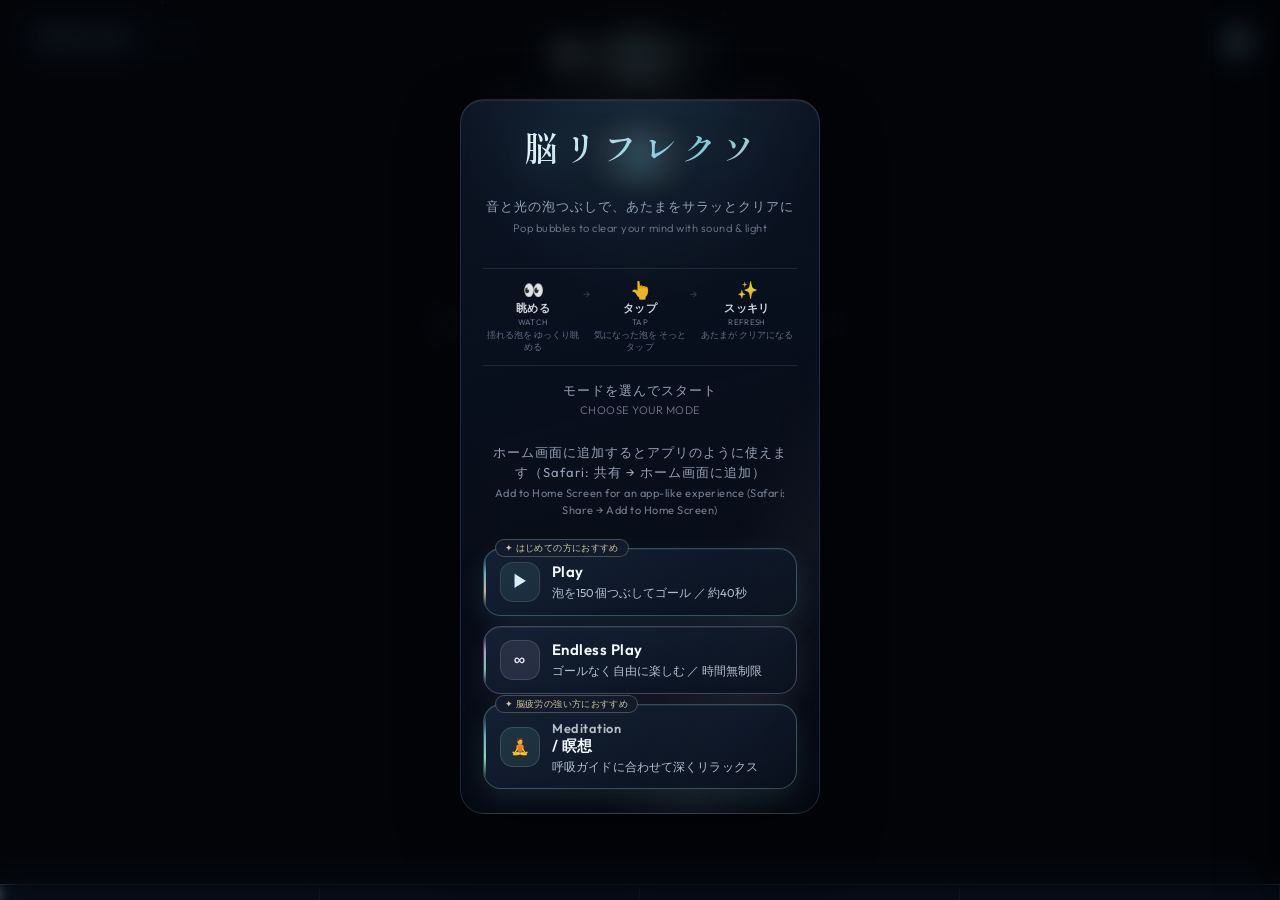
<file: index.html>
<!DOCTYPE html>
<html lang="ja">
<head>
    <meta charset="UTF-8">
    <meta name="viewport" content="width=device-width, initial-scale=1.0, maximum-scale=1.0, user-scalable=no">
    <title>脳リフレクソ - 音と光の泡つぶし / Brain Reflexo - Sound & Light Bubble Pop</title>
    <meta name="description" content="フワーと包み込む音と、ピチョンと弾ける泡。考えすぎのあたまをサラッとクリアにする脳疲労リセット空間。 / A relaxing space to clear your mind with soothing sounds and popping bubbles.">
    <meta name="theme-color" content="#0b1528">
    <meta name="apple-mobile-web-app-capable" content="yes">
    <meta name="apple-mobile-web-app-status-bar-style" content="black-translucent">
    <meta name="apple-mobile-web-app-title" content="脳リフレクソ">
    <link rel="manifest" href="manifest.webmanifest">
    <link rel="apple-touch-icon" href="icons/apple-touch-icon.png">
    <link rel="icon" type="image/png" sizes="192x192" href="icons/icon-192.png">
    <link rel="preconnect" href="https://fonts.googleapis.com">
    <link rel="preconnect" href="https://fonts.gstatic.com" crossorigin>
    <link href="https://fonts.googleapis.com/css2?family=Outfit:wght@200;300;400;600;800&family=Shippori+Mincho:wght@400;500;600;700&family=Plus+Jakarta+Sans:wght@400;600;700&display=swap" rel="stylesheet">
    <link rel="stylesheet" href="style.css?v=7.1">
</head>
<body class="theme-starry">
    <!-- 背景全体を覆うマインドシャワー＆泡Canvas -->
    <canvas id="shower-canvas"></canvas>

    <!-- UIオーバーレイ -->
    <div class="app-container">
        <!-- ヘッダー -->
        <header class="app-header">
            <h1 class="logo">
                <span class="logo-glow" aria-hidden="true"></span>
                <span class="ja-text brand-title logo-brand">脳リフレクソ</span>
                <span class="logo-en">Brain Reflexo</span>
            </h1>
            <p class="subtitle"><span class="ja-text">ピチョンと弾ける音と光で、あたまをサラッとクリアに</span><br class="lang-divider"><span class="en-text">Clear your mind with soothing popping sounds and light</span></p>
        </header>
        <!-- ガイドテキスト（初回のみ表示） -->
        <p class="guide-text" id="guide-text"><span class="ja-text">揺れる球をながめながらゆっくりとタップしてみてください</span><br class="lang-divider"><span class="en-text">Gently tap while watching the swaying spheres</span></p>
    </div>

    <!-- いつでもゲームを終了できるボタン -->
    <div class="game-actions">
        <button id="btn-quit-active" class="btn-quit">終了する / Quit</button>
        <span id="play-mode-badge" class="play-mode-badge"></span>
    </div>

    <!-- 設定ボタン (歯車) -->
    <button id="btn-settings" class="btn-settings" aria-label="設定 / Settings">⚙️</button>

    <!-- 設定パネル (スライドイン) -->
    <div id="settings-panel" class="settings-panel">
        <div class="settings-content">
            <button id="btn-settings-close" class="btn-settings-close" aria-label="閉じる / Close">&times;</button>
            <h3><span class="ja-text">設定</span><span class="lang-divider"> / </span><span class="en-text">Settings</span></h3>
            
            <div class="setting-item toggle-item night-mode-item" style="border-top: none; padding-top: 0; margin-top: 0;">
                <span class="setting-label"><span class="ja-text">ナイトモード</span><span class="lang-divider"> / </span><span class="en-text">Night Mode</span></span>
                <label class="switch">
                    <input type="checkbox" id="chk-night-mode">
                    <span class="switch-slider"></span>
                </label>
            </div>

            <div class="setting-item lang-mode-item">
                <div class="setting-label"><span class="ja-text">言語表示</span><span class="lang-divider"> / </span><span class="en-text">Language</span></div>
                <div class="options-grid lang-options-grid" id="lang-options">
                    <button class="btn-option active" data-lang="bilingual" id="lang-btn-bilingual">Bilingual<span class="ja-text en-sub">二ヶ国語</span></button>
                    <button class="btn-option" data-lang="ja" id="lang-btn-ja"><span class="ja-text">日本語</span><span class="en-sub">Japanese</span></button>
                    <button class="btn-option" data-lang="en" id="lang-btn-en"><span class="en-text">English</span><span class="ja-text en-sub">英語</span></button>
                </div>
            </div>

            <div class="setting-item pop-effect-item">
                <div class="setting-label"><span class="ja-text">ポップエフェクト</span><span class="lang-divider"> / </span><span class="en-text">Pop Effect</span></div>
                <div class="options-grid" id="pop-effect-options">
                    <button class="btn-option active" data-effect="praise"><span class="ja-text">快感コメント</span><span class="en-sub">Praise</span></button>
                    <button class="btn-option" data-effect="reset"><span class="ja-text">やわらかコメント</span><span class="en-sub">Reset Word</span></button>
                    <button class="btn-option" data-effect="pattern"><span class="ja-text">光の紋様</span><span class="en-sub">Pattern</span></button>
                    <button class="btn-option" data-effect="none"><span class="ja-text">非表示</span><span class="en-sub">None</span></button>
                </div>
            </div>

            <div class="setting-item toggle-item breath-guide-item">
                <span class="setting-label"><span class="ja-text">呼吸ガイド</span><span class="lang-divider"> / </span><span class="en-text">Breath Guide</span></span>
                <label class="switch">
                    <input type="checkbox" id="chk-breath">
                    <span class="switch-slider"></span>
                </label>
            </div>

            <div class="setting-item" id="breath-pattern-container">
                <div class="setting-label"><span class="ja-text">呼吸パターン</span><span class="lang-divider"> / </span><span class="en-text">Breath Pattern</span></div>
                <div class="options-grid" id="breath-pattern-options">
                    <button class="btn-option active" data-pattern="coherent"><span class="ja-text">コヒーレント</span><span class="en-sub">Coherent</span></button>
                    <button class="btn-option" data-pattern="478"><span class="ja-text">4-7-8呼吸</span><span class="en-sub">4-7-8</span></button>
                    <button class="btn-option" data-pattern="box"><span class="ja-text">ボックス</span><span class="en-sub">Box</span></button>
                </div>
                <div id="breath-pattern-desc" style="font-size: 10px; color: #94a3b8; line-height: 1.4; margin-top: 6px; padding: 8px; background: rgba(255,255,255,0.02); border-radius: 8px;">
                    <!-- JavaScriptで切り替わる説明 -->
                </div>
            </div>

            <div class="setting-item">
                <div class="setting-label"><span class="ja-text">テーマ選択</span><span class="lang-divider"> / </span><span class="en-text">Visual Theme</span></div>
                <div class="options-grid" id="theme-options">
                    <button class="btn-option active" data-theme="starry"><span class="ja-text">星空空間</span><span class="en-sub">Starry</span></button>
                    <button class="btn-option" data-theme="ocean"><span class="ja-text">深海空間</span><span class="en-sub">Ocean</span></button>
                    <button class="btn-option" data-theme="aurora"><span class="ja-text">極光空間</span><span class="en-sub">Aurora</span></button>
                    <button class="btn-option" data-theme="sakura"><span class="ja-text">桜風空間</span><span class="en-sub">Sakura</span></button>
                </div>
            </div>
            
            <div class="setting-item">
                <div class="setting-label"><span class="ja-text">環境音 音量</span><span class="lang-divider"> / </span><span class="en-text">Ambient Vol</span></div>
                <div class="slider-container">
                    <input type="range" id="slider-vol-bgm" min="0" max="1" step="0.05" value="0.35">
                    <span id="label-vol-bgm">35%</span>
                </div>
            </div>

            <div class="setting-item">
                <div class="setting-label"><span class="ja-text">効果音 (SE) 音量</span><span class="lang-divider"> / </span><span class="en-text">SE Vol</span></div>
                <div class="slider-container">
                    <input type="range" id="slider-vol-se" min="0" max="1" step="0.05" value="0.50">
                    <span id="label-vol-se">50%</span>
                </div>
            </div>

            <!-- 音が鳴らない場合の案内リンク -->
            <button id="btn-sound-guide-open" style="background: none; border: none; color: #81c3d7; font-size: 10px; text-decoration: underline; cursor: pointer; text-align: left; align-self: flex-start; margin-top: -16px; margin-bottom: 8px;">
                <span class="ja-text">🔊 音が鳴らないときは</span><span class="lang-divider"> / </span><span class="en-text">🔊 If there is no sound</span>
            </button>

            <div class="setting-item toggle-item">
                <span class="setting-label"><span class="ja-text">ジャイロ視差効果</span><span class="lang-divider"> / </span><span class="en-text">Parallax</span></span>
                <label class="switch">
                    <input type="checkbox" id="chk-gyro" checked>
                    <span class="switch-slider"></span>
                </label>
            </div>

            <div class="setting-item toggle-item">
                <span class="setting-label"><span class="ja-text">振動フィードバック</span><span class="lang-divider"> / </span><span class="en-text">Haptics</span></span>
                <label class="switch">
                    <input type="checkbox" id="chk-haptic" checked>
                    <span class="switch-slider"></span>
                </label>
            </div>
        </div>
    </div>

    <!-- 呼吸ガイド (Zen Breath Guide) -->
    <div id="breath-guide" class="breath-guide">
        <div class="breath-ring"></div>
        <div class="breath-ring-inner"></div>
        <div class="breath-text" id="breath-text">ゆっくり呼吸を合わせましょう<br><span class="en-sub">Gently match your breath</span></div>
    </div>

    <!-- コンボ表示 -->
    <div class="combo-display" id="combo-display"></div>

    <!-- リフレッシュゲージ（画面下部のバー） -->
    <div class="refresh-gauge" id="refresh-gauge">
        <div class="refresh-gauge-fill" id="refresh-gauge-fill"></div>
        <span class="refresh-gauge-label" id="refresh-gauge-label"></span>
    </div>

    <!-- スタート選択画面 -->
    <div id="start-overlay" class="overlay active">
        <div class="overlay-content start-overlay-content">

            <!-- タイトル -->
            <h2 class="start-title">
                <span class="start-title-glow" aria-hidden="true"></span>
                <span class="ja-text brand-title start-brand">脳リフレクソ</span>
                <span class="en-text start-title-en">Brain Reflexo</span>
            </h2>
            <p class="start-subtitle"><span class="ja-text">音と光の泡つぶしで、あたまをサラッとクリアに</span><br class="lang-divider"><span class="en-text">Pop bubbles to clear your mind with sound &amp; light</span></p>

            <!-- はじめての方向け 3ステップガイド -->
            <div class="how-to-guide">
                <div class="how-to-step">
                    <div class="how-to-icon">👀</div>
                    <div class="how-to-label"><span class="ja-text">眺める</span><span class="en-sub">Watch</span></div>
                    <div class="how-to-desc">揺れる泡を<br>ゆっくり眺める</div>
                </div>
                <div class="how-to-arrow">→</div>
                <div class="how-to-step">
                    <div class="how-to-icon">👆</div>
                    <div class="how-to-label"><span class="ja-text">タップ</span><span class="en-sub">Tap</span></div>
                    <div class="how-to-desc">気になった泡を<br>そっとタップ</div>
                </div>
                <div class="how-to-arrow">→</div>
                <div class="how-to-step">
                    <div class="how-to-icon">✨</div>
                    <div class="how-to-label"><span class="ja-text">スッキリ</span><span class="en-sub">Refresh</span></div>
                    <div class="how-to-desc">あたまが<br>クリアになる</div>
                </div>
            </div>

            <!-- モード選択ラベル -->
            <p class="mode-select-label"><span class="ja-text">モードを選んでスタート</span><br class="lang-divider"><span class="en-text">Choose your mode</span></p>
            <p class="pwa-install-hint" id="pwa-install-hint">
                <span class="ja-text">ホーム画面に追加するとアプリのように使えます（Safari: 共有 → ホーム画面に追加）</span>
                <br class="lang-divider">
                <span class="en-text">Add to Home Screen for an app-like experience (Safari: Share → Add to Home Screen)</span>
            </p>

            <!-- Play ボタン（初めての方おすすめ） -->
            <div class="mode-card" id="mode-card-normal">
                <span class="mode-badge">✦ はじめての方におすすめ</span>
                <button id="btn-play-normal" class="btn-primary btn-mode">
                    <span class="btn-mode-icon">▶</span>
                    <span class="btn-mode-body">
                        <span class="btn-mode-title">Play</span>
                        <span class="btn-mode-detail">泡を150個つぶしてゴール ／ 約40秒</span>
                    </span>
                </button>
            </div>

            <!-- Endless Play ボタン -->
            <div class="mode-card" id="mode-card-infinite">
                <button id="btn-play-infinite" class="btn-primary btn-infinite btn-mode">
                    <span class="btn-mode-icon">∞</span>
                    <span class="btn-mode-body">
                        <span class="btn-mode-title">Endless Play</span>
                        <span class="btn-mode-detail">ゴールなく自由に楽しむ ／ 時間無制限</span>
                    </span>
                </button>
            </div>

            <!-- Meditation ボタン -->
            <div class="mode-card" id="mode-card-meditation">
                <span class="mode-badge">✦ 脳疲労の強い方におすすめ</span>
                <button id="btn-play-meditation" class="btn-primary btn-meditation btn-mode">
                    <span class="btn-mode-icon">🧘</span>
                    <span class="btn-mode-body">
                        <span class="btn-mode-title"><span class="en-text">Meditation</span><span class="lang-divider"> / </span><span class="ja-text">瞑想</span></span>
                        <span class="btn-mode-detail">呼吸ガイドに合わせて深くリラックス</span>
                    </span>
                </button>
            </div>

        </div>
    </div>

    <!-- リフレッシュ完了画面 -->
    <div id="gameover-overlay" class="overlay">
        <div class="overlay-content">
            <h2>REFRESH COMPLETE</h2>
            <p><span class="ja-text">脳が心地よくリフレッシュされました</span><br class="lang-divider"><span class="en-text">Your mind has been pleasantly refreshed</span></p>
            
            <!-- 統計レポート -->
            <div class="relax-report" id="relax-report">
                <div class="report-row">
                    <span class="report-label"><span class="ja-text">リフレッシュ時間</span><span class="lang-divider"> / </span><span class="en-text">Time</span></span>
                    <strong id="report-time" class="report-val">0s</strong>
                </div>
                <div class="report-row">
                    <span class="report-label"><span class="ja-text">弾けた泡</span><span class="lang-divider"> / </span><span class="en-text">Bubbles Popped</span></span>
                    <strong id="report-pops" class="report-val">0</strong>
                </div>
                <div class="report-row">
                    <span class="report-label"><span class="ja-text">最大コンボ</span><span class="lang-divider"> / </span><span class="en-text">Max Combo</span></span>
                    <strong id="report-combo" class="report-val">0</strong>
                </div>
                <div class="report-msg" id="report-msg">
                    あたまがサラッとクリアになりました。
                </div>
            </div>
            
            <button id="btn-restart" class="btn-primary"><span class="ja-text">もう一度あたまをクリアに</span><span class="lang-divider"> / </span><span class="en-text">Restart</span></button>
        </div>
    </div>

    <!-- ジャイロ許可説明ダイアログ -->
    <div id="gyro-confirm-dialog" class="overlay">
        <div class="overlay-content" style="max-width: 380px;">
            <h3 style="font-size: 16px; font-weight: 800; letter-spacing: 2px; color: #e2e8f0; margin-bottom: 12px;"><span class="ja-text">ジャイロセンサーの有効化</span><span class="en-text">Enable Gyroscope Sensor</span><br><span style="font-size: 10px; color: #94a3b8; font-weight: 400; letter-spacing: 1px; text-transform: uppercase;">Gyroscope Parallax Effect</span></h3>
            <p style="margin-top: 10px; margin-bottom: 20px; font-size: 12px; line-height: 1.6; color: #cbd5e1; text-align: left;">
                <span class="ja-text">スマートフォンの傾きに合わせて泡が心地よく揺れる「視差効果」を使用しますか？</span>
                <span class="en-text" style="font-size: 11px; margin-top: 4px; display: block; color: #cbd5e1; line-height: 1.5;">
                    Would you like to enable the parallax effect where bubbles sway with your phone's tilt? (You can still play without allowing it)
                </span>
            </p>
            <div style="display: flex; gap: 12px;">
                <button id="btn-gyro-deny" class="btn-primary" style="background: rgba(255,255,255,0.08); border: 1px solid rgba(255,255,255,0.1); color: #cbd5e1; box-shadow: none;">
                    <span class="ja-text">使わない</span><span class="en-text">No</span>
                </button>
                <button id="btn-gyro-allow" class="btn-primary">
                    <span class="ja-text">使う</span><span class="en-text">Yes</span>
                </button>
            </div>
        </div>
    </div>

    <!-- 音声トラブルシューティングダイアログ -->
    <div id="sound-guide-dialog" class="overlay">
        <div class="overlay-content" style="max-width: 380px; text-align: left;">
            <h3 style="text-align: center; margin-bottom: 15px; font-size: 16px; font-weight: 800; letter-spacing: 2px;"><span class="ja-text">音が鳴らない場合</span><span class="lang-divider"> / </span><span class="en-text">Sound Help</span></h3>
            <div style="font-size: 11.5px; line-height: 1.6; color: #cbd5e1; display: flex; flex-direction: column; gap: 14px;">
                <div>
                    <strong style="color: #81c3d7; display: block; margin-bottom: 2px;"><span class="ja-text">1. 消音（マナー）モードの解除 (iOS)</span><span class="en-text">1. Unmute Silent Mode (iOS)</span></strong>
                    <span class="ja-text">iPhoneなどの側面の消音スイッチがONになっていると、Web Audioが消音されます。スイッチをOFF（オレンジ色が見えない状態）にしてください。</span>
                    <span class="en-text" style="font-size: 9.5px; display: block; color: #94a3b8; line-height: 1.4;">Check if your device's physical silent switch is turned ON. Turn it OFF to play sound.</span>
                </div>
                <div>
                    <strong style="color: #81c3d7; display: block; margin-bottom: 2px;"><span class="ja-text">2. 端末本体・ブラウザの音量確認</span><span class="en-text">2. Check Device &amp; Browser Volume</span></strong>
                    <span class="ja-text">スマートフォンの本体音量が下がっていないか、またブラウザの音量設定や本設定の音量スライダーが0になっていないかご確認ください。</span>
                    <span class="en-text" style="font-size: 9.5px; display: block; color: #94a3b8; line-height: 1.4;">Make sure your device volume is turned up and BGM/SE volume is not 0%.</span>
                </div>
                <div>
                    <strong style="color: #81c3d7; display: block; margin-bottom: 2px;"><span class="ja-text">3. ページの再読み込み</span><span class="en-text">3. Reload the Page</span></strong>
                    <span class="ja-text">ブラウザの仕様により音声処理が一時的にブロックされる場合があります。その場合はページを再読み込み（リロード）してください。</span>
                    <span class="en-text" style="font-size: 9.5px; display: block; color: #94a3b8; line-height: 1.4;">If the issue persists, try reloading the page to re-initialize audio.</span>
                </div>
            </div>
            <button id="btn-sound-guide-close" class="btn-primary" style="margin-top: 20px;"><span class="ja-text">閉じる</span><span class="lang-divider"> / </span><span class="en-text">Close</span></button>
        </div>
    </div>

    <script src="app.js?v=7.1"></script>
    <!-- Access gate hook (password etc. can plug in later without changing game code) -->
    <script>
        window.__BRAIN_REFLEXO_ACCESS_HOOK = window.__BRAIN_REFLEXO_ACCESS_HOOK || function () { return true; };
    </script>
    <script>
        if ('serviceWorker' in navigator) {
            window.addEventListener('load', function () {
                navigator.serviceWorker.register('./sw.js').catch(function () {});
            });
        }
    </script>
    <!-- iPhone: Filesアプリでは同階層の app.js / style.css を読めないため、未読込時に案内を出す -->
    <script>
        (function () {
            function showIphoneZipHelp() {
                if (window.__BRAIN_REFLEXO_OK) return;
                if (document.getElementById('iphone-zip-help')) return;
                var el = document.createElement('div');
                el.id = 'iphone-zip-help';
                el.setAttribute('role', 'alert');
                el.style.cssText = 'position:fixed;inset:0;z-index:999999;display:flex;align-items:center;justify-content:center;padding:24px;background:#0b1220;color:#e2e8f0;font-family:-apple-system,BlinkMacSystemFont,sans-serif;';
                el.innerHTML = ''
                    + '<div style="max-width:360px;width:100%;background:rgba(255,255,255,0.06);border:1px solid rgba(255,255,255,0.12);border-radius:16px;padding:22px 20px;line-height:1.55;">'
                    + '<div style="font-size:15px;font-weight:700;margin-bottom:10px;letter-spacing:0.02em;">iPhoneではこのファイルでは開始できません</div>'
                    + '<p style="font-size:13px;color:#cbd5e1;margin:0 0 12px;">購入者限定の <strong style="color:#7dd3fc;">Web版URL</strong> をSafariで開くのがいちばん確実です（解凍不要・ホーム画面にも追加可）。</p>'
                    + '<p style="font-size:12px;color:#94a3b8;margin:0 0 14px;">Zipを使う場合は <strong style="color:#e2e8f0;">Brain_Reflexo.html</strong> を長押し → 共有 → Safariで開く。</p>'
                    + '<p style="font-size:11px;color:#64748b;margin:0;">案内に記載のURLをご利用ください。</p>'
                    + '</div>';
                document.body.appendChild(el);
            }
            window.addEventListener('load', function () {
                setTimeout(showIphoneZipHelp, 800);
            });
            setTimeout(showIphoneZipHelp, 2500);
        })();
    </script>
</body>
</html>
</file>
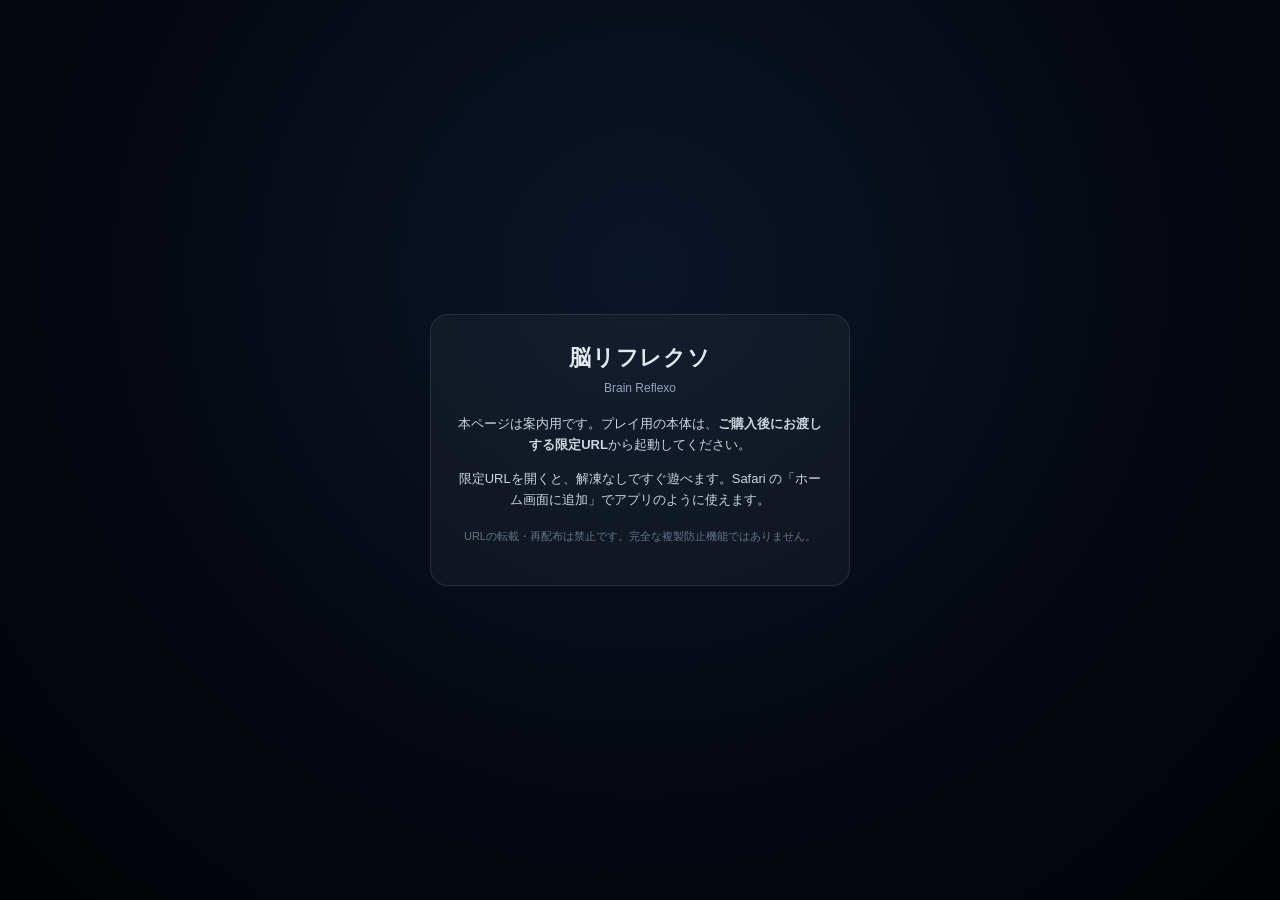
<file: docs/index.html>
<!DOCTYPE html>
<html lang="ja">
<head>
  <meta charset="UTF-8">
  <meta name="viewport" content="width=device-width, initial-scale=1.0">
  <title>脳リフレクソ / Brain Reflexo</title>
  <meta name="robots" content="noindex,nofollow">
  <meta name="theme-color" content="#0b1528">
  <style>
    :root { color-scheme: dark; }
    * { box-sizing: border-box; }
    body {
      margin: 0; min-height: 100dvh; display: grid; place-items: center;
      font-family: -apple-system, BlinkMacSystemFont, "Segoe UI", sans-serif;
      background: radial-gradient(circle at 50% 30%, #0b1528 0%, #050811 60%, #010205 100%);
      color: #e2e8f0; padding: 24px; text-align: center;
    }
    main {
      max-width: 420px; width: 100%;
      background: rgba(255,255,255,0.04);
      border: 1px solid rgba(255,255,255,0.1);
      border-radius: 18px; padding: 28px 22px;
    }
    h1 { font-size: 22px; margin: 0 0 8px; letter-spacing: 0.04em; }
    .en { font-size: 12px; color: #94a3b8; margin-bottom: 18px; }
    p { font-size: 13px; line-height: 1.65; color: #cbd5e1; margin: 0 0 12px; }
    .note { font-size: 11px; color: #64748b; margin-top: 16px; }
  </style>
</head>
<body>
  <main>
    <h1>脳リフレクソ</h1>
    <div class="en">Brain Reflexo</div>
    <p>本ページは案内用です。プレイ用の本体は、<strong>ご購入後にお渡しする限定URL</strong>から起動してください。</p>
    <p>限定URLを開くと、解凍なしですぐ遊べます。Safari の「ホーム画面に追加」でアプリのように使えます。</p>
    <p class="note">URLの転載・再配布は禁止です。完全な複製防止機能ではありません。</p>
  </main>
</body>
</html>
</file>
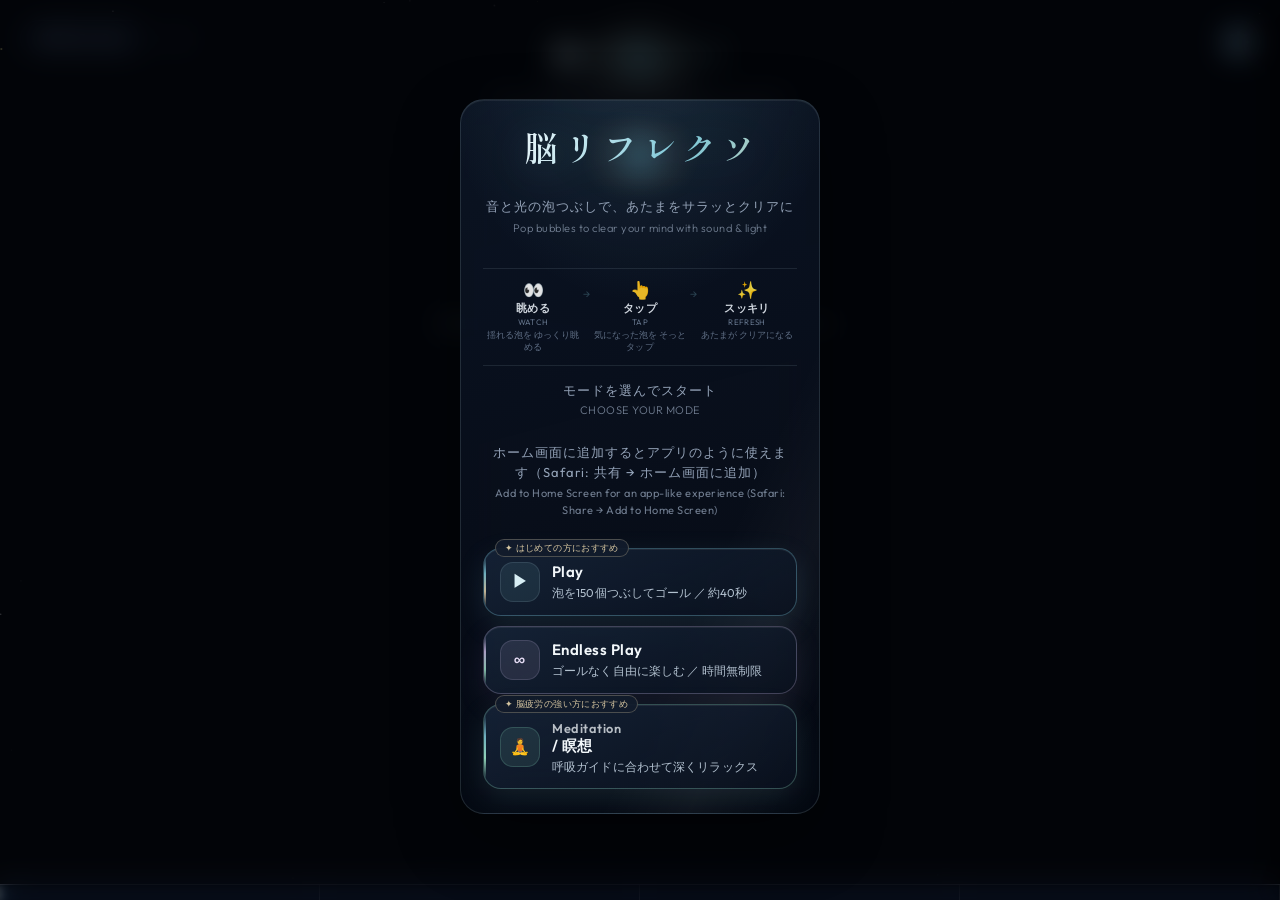
<file: Brain_Reflexo.html>
<!DOCTYPE html>
<html lang="ja">
<head>
    <!-- Self-contained build for iPhone Files app. Generated by build-single-html.js -->
    <meta charset="UTF-8">
    <meta name="viewport" content="width=device-width, initial-scale=1.0, maximum-scale=1.0, user-scalable=no">
    <title>脳リフレクソ - 音と光の泡つぶし / Brain Reflexo - Sound & Light Bubble Pop (iPhone / Offline)</title>
    <meta name="description" content="フワーと包み込む音と、ピチョンと弾ける泡。考えすぎのあたまをサラッとクリアにする脳疲労リセット空間。 / A relaxing space to clear your mind with soothing sounds and popping bubbles.">
    <meta name="theme-color" content="#0b1528">
    <meta name="apple-mobile-web-app-capable" content="yes">
    <meta name="apple-mobile-web-app-status-bar-style" content="black-translucent">
    <meta name="apple-mobile-web-app-title" content="脳リフレクソ">
    <link rel="manifest" href="manifest.webmanifest">
    <link rel="apple-touch-icon" href="icons/apple-touch-icon.png">
    <link rel="icon" type="image/png" sizes="192x192" href="icons/icon-192.png">
    <link rel="preconnect" href="https://fonts.googleapis.com">
    <link rel="preconnect" href="https://fonts.gstatic.com" crossorigin>
    <link href="https://fonts.googleapis.com/css2?family=Outfit:wght@200;300;400;600;800&family=Shippori+Mincho:wght@400;500;600;700&family=Plus+Jakarta+Sans:wght@400;600;700&display=swap" rel="stylesheet">
    <style>
/* =============================================================
   1. 基本設定・ベーススタイル
   ============================================================= */
* {
    box-sizing: border-box;
    margin: 0;
    padding: 0;
    user-select: none;
    -webkit-user-select: none;
    touch-action: none; /* 全ての要素でダブルタップズームやピンチズーム、スワイプスクロールを防止 */
}

/* スクロールが必要なUIパーツはタッチ操作でのスクロール（縦方向）を許可 */
.overlay,
.overlay *,
.settings-panel,
.settings-panel * {
    touch-action: pan-y;
}

body, html {
    width: 100%;
    height: 100%;
    height: 100dvh; /* モバイルブラウザのツールバーによるはみ出しを防ぐ */
    max-height: 100%;
    max-height: 100dvh;
    overflow: hidden;
    overscroll-behavior: none;
    background-color: #050811; /* フォールバック用の暗い背景色 */
    background: radial-gradient(circle at 50% 30%, #0b1528 0%, #050811 60%, #010205 100%);
    font-family: 'Outfit', 'Plus Jakarta Sans', 'Hiragino Kaku Gothic ProN', sans-serif;
    color: #f8fafc;
    touch-action: none; /* ダブルタップズームやピンチズーム、スクロールによるレイアウト崩れを防ぐ */
}

/* 背景Canvas */
#shower-canvas {
    position: fixed;
    inset: 0;
    width: 100%;
    height: 100%;
    /* inset:0 と 100dvh の二重指定は Chrome で数pxはみ出すことがあるため height は 100% のみ */
    z-index: 1;
    touch-action: none; /* キャンバス上での迅速なタップ操作による意図しないズームを防ぐ */
    image-rendering: auto;
    /* 独自レイヤー化して、負荷時の合成ぼかしを抑える */
    transform: translateZ(0);
    -webkit-transform: translateZ(0);
    isolation: isolate;
}

/* UIコンテナ */
.app-container {
    position: absolute;
    top: 0;
    left: 0;
    width: 100%;
    height: 100%;
    /* 親(html/body)が 100dvh のため 100% に統一（Chromeのはみ出し防止） */
    z-index: 10;
    display: flex;
    flex-direction: column;
    justify-content: space-between;
    align-items: center;
    padding: 30px 20px;
    pointer-events: none; /* UIの背後にあるCanvasをクリック可能にする */
}

/* ボタンやリンクなどのインタラクティブ要素はクリック可能にする */
.app-header, .game-actions, .overlay-content {
    pointer-events: auto;
}

/* プレイ中はロゴ領域がタップを奪わない（装飾のみ） */
.app-header {
    pointer-events: none;
}

/* =============================================================
   2. ヘッダーデザイン
   ============================================================= */
.app-header {
    text-align: center;
    margin-top: 10px;
    opacity: 1;
    animation: fadeInDown 1.5s ease-out;
}

.logo {
    position: relative;
    display: flex;
    flex-direction: column;
    align-items: center;
    text-align: center;
    line-height: 1.15;
}

.logo-glow {
    position: absolute;
    top: 50%;
    left: 50%;
    width: 140px;
    height: 70px;
    transform: translate(-50%, -55%);
    border-radius: 50%;
    background: radial-gradient(circle, rgba(126, 200, 216, 0.32) 0%, rgba(216, 196, 160, 0.1) 45%, transparent 72%);
    filter: blur(6px);
    z-index: 0;
    animation: titleGlow 4.5s ease-in-out infinite;
    pointer-events: none;
}

/* 共通ブランドタイトル「脳リフレクソ」 */
.brand-title {
    position: relative;
    z-index: 1;
    font-family: 'Shippori Mincho', 'Hiragino Mincho ProN', 'Yu Mincho', serif;
    font-weight: 600;
    letter-spacing: 0.2em;
    margin-right: -0.2em;
    background: linear-gradient(115deg, #eaf6fa 0%, #7ec8d8 38%, #e2d0a8 78%, #f4efe6 100%);
    background-size: 180% 100%;
    -webkit-background-clip: text;
    background-clip: text;
    -webkit-text-fill-color: transparent;
    animation: brandShimmer 6s ease-in-out infinite;
    filter: drop-shadow(0 6px 20px rgba(126, 200, 216, 0.24));
    white-space: nowrap;
}

.logo-brand {
    font-size: 24px;
    letter-spacing: 0.22em;
    margin-right: -0.22em;
}

.logo-en {
    position: relative;
    z-index: 1;
    font-family: 'Outfit', 'Plus Jakarta Sans', sans-serif;
    font-size: 9px;
    font-weight: 300;
    letter-spacing: 0.42em;
    margin-right: -0.42em;
    color: rgba(148, 163, 184, 0.9);
    margin-top: 8px;
    text-transform: uppercase;
}

.subtitle {
    font-size: 11px;
    font-weight: 400;
    letter-spacing: 1px;
    color: #94a3b8;
    margin-top: 6px;
}

/* =============================================================
   3. ガイドテキスト (パルスアニメーション)
   ============================================================= */
.guide-text {
    position: absolute;
    top: 35%;
    font-size: 13px;
    letter-spacing: 2px;
    color: #94a3b8;
    opacity: 0.8;
    transition: opacity 1.2s ease-out;
    animation: pulse 2.5s infinite ease-in-out;
    text-shadow: 0 2px 10px rgba(0,0,0,0.5);
    text-align: center;
    pointer-events: none;
}

@keyframes pulse {
    0%, 100% { opacity: 0.3; transform: scale(0.98); }
    50% { opacity: 0.8; transform: scale(1.02); }
}

/* =============================================================
   4. ゲームアクション (終了ボタン)
   ============================================================= */
.game-actions {
    position: absolute;
    top: calc(20px + env(safe-area-inset-top));
    left: calc(20px + env(safe-area-inset-left));
    display: flex;
    align-items: center;
    gap: 12px;
    animation: fadeInDown 1.2s ease-out;
    z-index: 50; /* リフレッシュゲージ (20) より上に配置して確実にタップ可能にする */
}

.btn-quit {
    background: rgba(15, 23, 42, 0.35);
    border: 1px solid rgba(255, 255, 255, 0.08);
    color: #94a3b8;
    padding: 10px 20px;
    border-radius: 30px;
    font-size: 11px;
    font-weight: 600;
    letter-spacing: 1px;
    cursor: pointer;
    backdrop-filter: blur(10px);
    -webkit-backdrop-filter: blur(10px);
    transition: all 0.3s ease;
    box-shadow: 0 4px 20px rgba(0,0,0,0.15);
}

.btn-quit:hover {
    background: rgba(255, 255, 255, 0.05);
    border-color: rgba(255, 255, 255, 0.2);
    color: #e2e8f0;
    box-shadow: 0 4px 25px rgba(255, 255, 255, 0.05);
    transform: translateY(-1px);
}

.btn-quit:active {
    transform: translateY(1px);
}

.play-mode-badge {
    background: rgba(15, 23, 42, 0.35);
    border: 1px solid rgba(255, 255, 255, 0.08);
    color: #e2e8f0;
    padding: 8px 16px;
    border-radius: 30px;
    font-size: 11px;
    font-weight: 600;
    letter-spacing: 1px;
    backdrop-filter: blur(10px);
    -webkit-backdrop-filter: blur(10px);
    box-shadow: 0 4px 20px rgba(0,0,0,0.15);
    display: inline-flex;
    align-items: center;
    gap: 6px;
    transition: all 0.3s ease;
}

.play-mode-badge.mode-normal {
    border-color: rgba(129, 195, 215, 0.4);
    color: #81c3d7;
    box-shadow: 0 4px 20px rgba(129, 195, 215, 0.15);
}

.play-mode-badge.mode-infinite {
    border-color: rgba(194, 175, 240, 0.4);
    color: #c2aff0;
    box-shadow: 0 4px 20px rgba(194, 175, 240, 0.15);
}

.play-mode-badge.mode-meditation {
    border-color: rgba(167, 243, 208, 0.4);
    color: #a7f3d0;
    box-shadow: 0 4px 20px rgba(167, 243, 208, 0.15);
}

@media (max-width: 480px) {
    .app-header {
        margin-top: 35px; /* 上部の絶対配置ボタンと重ならないようにヘッダー位置を押し下げる */
    }
    .app-header .subtitle {
        display: none; /* プレイ中のすっきりしたビジュアルとスペース確保のためサブタイトルを非表示にする */
    }
    .logo-brand {
        font-size: 20px;
        letter-spacing: 0.18em;
        margin-right: -0.18em;
    }
    .logo-en {
        font-size: 8px;
        margin-top: 6px;
    }
    .logo-glow {
        width: 110px;
        height: 56px;
    }
    .game-actions {
        top: calc(10px + env(safe-area-inset-top));
        left: calc(12px + env(safe-area-inset-left));
        gap: 6px;
    }
    .btn-quit {
        padding: 6px 12px;
        font-size: 9px;
    }
    .play-mode-badge {
        padding: 5px 10px;
        font-size: 9px;
    }
    .btn-settings {
        top: calc(10px + env(safe-area-inset-top));
        right: calc(12px + env(safe-area-inset-right));
        width: 32px;
        height: 32px;
        font-size: 14px;
    }
}

/* =============================================================
   5. コンボ表示 (拡大＆フェードアウト)
   ============================================================= */
.combo-display {
    position: absolute;
    top: 48%;
    left: 50%;
    transform: translate(-50%, -50%) scale(0);
    display: flex;
    flex-direction: column;
    align-items: center;
    justify-content: center;
    font-family: 'Outfit', 'Plus Jakarta Sans', 'Hiragino Kaku Gothic ProN', sans-serif;
    color: #81c3d7;
    text-shadow: 0 0 30px rgba(129, 195, 215, 0.6), 0 0 60px rgba(129, 195, 215, 0.2);
    opacity: 0;
    pointer-events: none;
    z-index: 5;
    white-space: nowrap;
    transition: color 0.3s ease, text-shadow 0.3s ease;
    width: 90%;
    text-align: center;
}

.combo-jp {
    font-size: 24px;
    font-weight: 800;
    line-height: 1.1;
    transition: font-size 0.3s ease;
}

.combo-en {
    font-size: 12px;
    font-weight: 600;
    letter-spacing: 2px;
    opacity: 0.8;
    text-transform: uppercase;
    margin-top: 4px;
    line-height: 1.1;
    transition: font-size 0.3s ease, opacity 0.3s ease;
}

/* 10タップごとの超・褒める言葉用の特別スタイル */
.combo-display.special {
    color: #ff79b0; /* 鮮やかなピンク */
    text-shadow: 0 0 20px #ff2a85, 0 0 40px #ff7da9, 0 0 80px rgba(255, 42, 133, 0.4);
}

.combo-display.special .combo-jp,
.combo-display.special .combo-en {
    color: #ff79b0; /* 日本語・英語ともに確実にピンクにする */
    text-shadow: 0 0 20px #ff2a85, 0 0 40px #ff7da9, 0 0 80px rgba(255, 42, 133, 0.4);
}

.combo-display.special .combo-en {
    opacity: 0.95;
    letter-spacing: 3px;
}

/* モバイル画面でのコンボテキスト表示切れ防止 */
@media (max-width: 600px) {
    .combo-jp {
        font-size: 3.8vw;
    }
    .combo-en {
        font-size: 2.4vw;
        letter-spacing: 1.8px;
    }
    .combo-display.special .combo-en {
        letter-spacing: 2.2px;
    }
}

.combo-display.show {
    animation: comboPop 1.2s cubic-bezier(0.175, 0.885, 0.32, 1.275) forwards;
}

.combo-display.special.show {
    animation: comboPop 1.8s cubic-bezier(0.175, 0.885, 0.32, 1.275) forwards;
}

@keyframes comboPop {
    0% {
        transform: translate(-50%, -50%) scale(0.6);
        opacity: 0;
    }
    15% {
        transform: translate(-50%, -50%) scale(1.15);
        opacity: 0.95;
    }
    30% {
        transform: translate(-50%, -50%) scale(1.0);
        opacity: 0.9;
    }
    100% {
        transform: translate(-50%, -50%) scale(1.3);
        opacity: 0;
    }
}

/* =============================================================
   6. リフレッシュゲージ (プログレスバー)
   ============================================================= */
.refresh-gauge {
    position: fixed;
    bottom: 0;
    left: 0;
    right: 0;
    width: 100%;
    height: calc(16px + env(safe-area-inset-bottom, 0px));
    background: rgba(10, 18, 36, 0.94);
    border-top: 1.5px solid rgba(255, 255, 255, 0.35);
    box-shadow: 0 -3px 16px rgba(0, 0, 0, 0.75), inset 0 1px 4px rgba(0, 0, 0, 0.6);
    backdrop-filter: blur(16px);
    -webkit-backdrop-filter: blur(16px);
    z-index: 30; /* fixed キャンバス(1)より前面に常時表示 */
    overflow: hidden;
    pointer-events: none; /* バー自体はタップを奪わない（下端の泡操作を妨げない） */
    box-sizing: border-box;
}

/* 25%, 50%, 75% のガイド目盛り */
.refresh-gauge::before {
    content: '';
    position: absolute;
    top: 0;
    left: 0;
    right: 0;
    height: 16px;
    background: repeating-linear-gradient(
        to right,
        transparent 0%,
        transparent calc(25% - 1px),
        rgba(255, 255, 255, 0.15) calc(25% - 1px),
        rgba(255, 255, 255, 0.15) 25%
    );
    pointer-events: none;
    z-index: 10;
}

.refresh-gauge-fill {
    position: relative;
    width: 0%;
    height: 16px; /* セーフエリア分は下の余白として残す */
    background: linear-gradient(90deg, #38bdf8 0%, #34d399 45%, #a78bfa 85%, #f472b6 100%);
    box-shadow: 0 0 14px rgba(56, 189, 248, 0.85), inset 0 1px 2px rgba(255, 255, 255, 0.85);
    transition: width 0.35s cubic-bezier(0.25, 0.46, 0.45, 0.94);
    z-index: 5;
}

/* 進行先端の輝く光彩ヘッド（現在位置を一目で認識させる） */
.refresh-gauge-fill::after {
    content: '';
    position: absolute;
    right: 0;
    top: 0;
    bottom: 0;
    width: 4px;
    background: #ffffff;
    box-shadow: 0 0 10px #ffffff, 0 0 18px #38bdf8;
    border-radius: 2px;
}

.refresh-gauge-label {
    position: absolute;
    top: 8px;
    transform: translateY(-50%);
    right: calc(16px + env(safe-area-inset-right, 0px));
    font-size: 11px;
    font-weight: 800;
    color: #ffffff;
    letter-spacing: 1.2px;
    opacity: 0;
    transition: opacity 0.4s ease;
    text-shadow: 0 1px 3px rgba(0, 0, 0, 0.95), 0 0 10px rgba(56, 189, 248, 0.9);
    z-index: 25;
    line-height: 1;
}

.refresh-gauge-label.visible {
    opacity: 1;
}

/* =============================================================
   7. リフレッシュ完了オーバーレイ (グラスモーフィズム)
   ============================================================= */
.overlay {
    position: fixed;
    top: 0;
    left: 0;
    width: 100%;
    height: 100%;
    height: 100dvh;
    background: rgba(6, 9, 19, 0.45);
    backdrop-filter: blur(15px);
    -webkit-backdrop-filter: blur(15px);
    z-index: 100;
    display: flex;
    flex-direction: column;
    align-items: center;
    overflow-y: auto;
    -webkit-overflow-scrolling: touch;
    padding: 20px 0 max(20px, env(safe-area-inset-bottom));
    opacity: 0;
    pointer-events: none;
    visibility: hidden;
    transition: opacity 1.0s cubic-bezier(0.25, 1, 0.5, 1), visibility 1.0s cubic-bezier(0.25, 1, 0.5, 1);
    /* iOS Safari レンダリングバグ対策: ハードウェアアクセラレーションを強制 */
    will-change: opacity, visibility;
    -webkit-transform: translate3d(0, 0, 0);
    transform: translate3d(0, 0, 0);
}

/* スタート画面は少し下寄せで視覚バランスを取る */
#start-overlay.overlay {
    justify-content: flex-start;
    padding-top: max(56px, 11vh);
    padding-bottom: max(24px, env(safe-area-inset-bottom));
}

#start-overlay.overlay::before,
#start-overlay.overlay::after {
    display: none;
    content: none;
    margin: 0;
    flex: 0 0 auto;
}

.overlay::before,
.overlay::after {
    content: '';
    margin: auto;
}

.overlay.active {
    opacity: 1;
    pointer-events: auto;
    visibility: visible;
}

.overlay-content {
    background: rgba(15, 23, 42, 0.45);
    border: 1px solid rgba(255, 255, 255, 0.08);
    box-shadow: 0 20px 50px rgba(0, 0, 0, 0.3), inset 0 1px 1px rgba(255, 255, 255, 0.05);
    padding: 40px 30px;
    border-radius: 24px;
    text-align: center;
    width: 88%;
    max-width: 360px;
    transform: translateY(20px);
    transition: transform 1.0s cubic-bezier(0.25, 1, 0.5, 1);
    /* iOS Safari レンダリングバグ対策 */
    will-change: transform;
    -webkit-transform: translate3d(0, 20px, 0);
    transform: translate3d(0, 20px, 0);
}

.overlay.active .overlay-content {
    -webkit-transform: translate3d(0, 0, 0);
    transform: translate3d(0, 0, 0);
}

.overlay-content h2 {
    font-size: 20px;
    font-weight: 800;
    letter-spacing: 4px;
    color: #e2e8f0;
    margin-bottom: 12px;
    text-shadow: 0 0 20px rgba(255,255,255,0.1);
}

.overlay-content p {
    font-size: 13px;
    color: #94a3b8;
    margin-bottom: 30px;
    letter-spacing: 1px;
}

.btn-primary {
    background: linear-gradient(135deg, #81c3d7, #60a5fa);
    border: none;
    color: #07111e; /* 視認性を大幅に高めるためのディープネイビー */
    padding: 12px 20px;
    border-radius: 30px;
    font-size: 11px;
    font-weight: 700;
    letter-spacing: 1px;
    cursor: pointer;
    box-shadow: 0 4px 15px rgba(96, 165, 250, 0.3);
    transition: all 0.3s ease;
    width: 100%;
}

.en-text {
    display: block;
    font-size: 0.85em;
    opacity: 0.75;
    margin-top: 3px;
    letter-spacing: 0.5px;
}

.btn-primary:hover {
    transform: translateY(-2px);
    box-shadow: 0 6px 20px rgba(96, 165, 250, 0.45);
    filter: brightness(1.05);
}

.btn-primary:active {
    transform: translateY(1px);
}

/* フェードインアニメーション */
@keyframes fadeInDown {
    from { opacity: 0; transform: translateY(-15px); }
    to { opacity: 0.85; transform: translateY(0); }
}

@keyframes fadeInUp {
    from { opacity: 0; transform: translateY(15px); }
    to { opacity: 1; transform: translateY(0); }
}

/* =============================================================
   8. モード選択ボタン (Endless Play)
   ============================================================= */

/* 「Endless Play」ボタン: 落ち着いたパープル〜ミント系グラデーション */
.btn-infinite {
    background: linear-gradient(135deg, #c2aff0, #96e6b3);
    box-shadow: 0 4px 15px rgba(194, 175, 240, 0.35);
    color: #120e24; /* 視認性を高めるための濃いパープルネイビー */
}

.btn-infinite:hover {
    box-shadow: 0 6px 20px rgba(194, 175, 240, 0.5);
}

/* 「Meditation」ボタン: 穏やかなグリーン〜ミント系グラデーション */
.btn-meditation {
    background: linear-gradient(135deg, #81c3d7, #a7f3d0);
    box-shadow: 0 4px 15px rgba(129, 195, 215, 0.35);
    color: #05161c; /* 視認性を高めるための濃いグリーンネイビー */
}

.btn-meditation:hover {
    box-shadow: 0 6px 20px rgba(129, 195, 215, 0.5);
}

/* スタート画面のモードボタンはガラス調スタイルを優先 */
#start-overlay .btn-primary.btn-mode,
#start-overlay .btn-infinite.btn-mode,
#start-overlay .btn-meditation.btn-mode {
    background: linear-gradient(155deg, rgba(22, 36, 56, 0.88), rgba(10, 18, 32, 0.72));
    color: #eaf4f8;
    border: 1px solid rgba(200, 232, 240, 0.14);
    border-radius: 18px;
    box-shadow:
        0 10px 28px rgba(0, 0, 0, 0.28),
        inset 0 1px 0 rgba(255, 255, 255, 0.07);
    backdrop-filter: blur(14px);
    -webkit-backdrop-filter: blur(14px);
    position: relative;
    overflow: hidden;
}

#start-overlay .btn-primary.btn-mode::before,
#start-overlay .btn-infinite.btn-mode::before,
#start-overlay .btn-meditation.btn-mode::before {
    content: '';
    position: absolute;
    left: 0;
    top: 10%;
    bottom: 10%;
    width: 2px;
    border-radius: 2px;
    background: linear-gradient(180deg, transparent, #7ec8d8, transparent);
    opacity: 0.85;
}

#start-overlay #mode-card-normal .btn-mode {
    border-color: rgba(126, 200, 216, 0.32);
    box-shadow:
        0 10px 30px rgba(126, 200, 216, 0.12),
        inset 0 1px 0 rgba(255, 255, 255, 0.07);
}
#start-overlay #mode-card-normal .btn-mode::before {
    background: linear-gradient(180deg, transparent, #7ec8d8, #e2d0a8, transparent);
}

#start-overlay #mode-card-infinite .btn-mode {
    border-color: rgba(196, 180, 220, 0.28);
    box-shadow:
        0 10px 30px rgba(168, 150, 210, 0.1),
        inset 0 1px 0 rgba(255, 255, 255, 0.07);
}
#start-overlay #mode-card-infinite .btn-mode::before {
    background: linear-gradient(180deg, transparent, #c4b4dc, #9ad9c0, transparent);
}

#start-overlay #mode-card-meditation .btn-mode {
    border-color: rgba(150, 230, 200, 0.28);
    box-shadow:
        0 10px 30px rgba(129, 195, 215, 0.12),
        inset 0 1px 0 rgba(255, 255, 255, 0.07);
}
#start-overlay #mode-card-meditation .btn-mode::before {
    background: linear-gradient(180deg, transparent, #7ec8d8, #a7f3d0, transparent);
}

#start-overlay .btn-mode:hover {
    transform: translateY(-2px);
    filter: brightness(1.06);
    border-color: rgba(232, 240, 245, 0.28);
}

#start-overlay .btn-mode:active {
    transform: translateY(1px);
    filter: brightness(0.98);
}

/* モード選択画面のサブラベル調整 */
#start-overlay .overlay-content h2 {
    font-size: 22px;
    background: linear-gradient(135deg, #81c3d7, #c2aff0);
    -webkit-background-clip: text;
    -webkit-text-fill-color: transparent;
    background-clip: text;
    text-shadow: none;
}

/* =============================================================
   9. 設定ボタン (Gear Icon)
   ============================================================= */
.btn-settings {
    position: absolute;
    top: calc(20px + env(safe-area-inset-top));
    right: calc(20px + env(safe-area-inset-right));
    width: 44px;
    height: 44px;
    border-radius: 50%;
    background: rgba(15, 23, 42, 0.35);
    border: 1px solid rgba(255, 255, 255, 0.08);
    color: #e2e8f0;
    font-size: 20px;
    cursor: pointer;
    backdrop-filter: blur(10px);
    -webkit-backdrop-filter: blur(10px);
    z-index: 60;
    display: flex;
    align-items: center;
    justify-content: center;
    transition: all 0.3s cubic-bezier(0.25, 0.8, 0.25, 1);
    box-shadow: 0 4px 15px rgba(0,0,0,0.2);
}

.btn-settings:hover {
    background: rgba(255, 255, 255, 0.08);
    border-color: rgba(255, 255, 255, 0.2);
    transform: rotate(45deg) scale(1.05);
    box-shadow: 0 6px 20px rgba(255, 255, 255, 0.05);
}

.btn-settings:active {
    transform: rotate(45deg) scale(0.95);
}

/* =============================================================
   10. 設定パネル (Slide-in Glassmorphic Panel)
   ============================================================= */
.settings-panel {
    position: fixed;
    top: 0;
    right: 0;
    width: 100%;
    max-width: 380px;
    height: 100%;
    height: 100dvh;
    background: rgba(6, 10, 23, 0.45);
    backdrop-filter: blur(20px);
    -webkit-backdrop-filter: blur(20px);
    border-left: 1px solid rgba(255, 255, 255, 0.05);
    z-index: 120;
    transform: translateX(100%);
    transition: transform 0.4s cubic-bezier(0.25, 1, 0.5, 1);
    box-shadow: -10px 0 40px rgba(0,0,0,0.5);
    overflow-y: auto;
    pointer-events: auto;
}

.settings-panel.active {
    transform: translateX(0);
}

.settings-content {
    padding: 40px 24px calc(40px + env(safe-area-inset-bottom));
    display: flex;
    flex-direction: column;
    gap: 24px;
    min-height: 100%;
}

.settings-panel h3 {
    font-size: 18px;
    font-weight: 800;
    letter-spacing: 3px;
    color: #e2e8f0;
    margin-bottom: 10px;
    border-bottom: 1px solid rgba(255,255,255,0.08);
    padding-bottom: 12px;
    text-transform: uppercase;
}

.btn-settings-close {
    position: absolute;
    top: 20px;
    left: 20px;
    background: none;
    border: none;
    color: #94a3b8;
    font-size: 28px;
    cursor: pointer;
    transition: color 0.2s;
    line-height: 1;
}

.btn-settings-close:hover {
    color: #f8fafc;
}

/* 各設定アイテム */
.setting-item {
    display: flex;
    flex-direction: column;
    gap: 8px;
}

.setting-label {
    font-size: 11px;
    font-weight: 600;
    color: #94a3b8;
    letter-spacing: 1px;
    text-transform: uppercase;
}

/* スライダー */
.slider-container {
    display: flex;
    align-items: center;
    gap: 12px;
}

.slider-container input[type="range"] {
    flex: 1;
    -webkit-appearance: none;
    appearance: none;
    background: rgba(255,255,255,0.1);
    height: 4px;
    border-radius: 2px;
    outline: none;
}

.slider-container input[type="range"]::-webkit-slider-thumb {
    -webkit-appearance: none;
    appearance: none;
    width: 16px;
    height: 16px;
    border-radius: 50%;
    background: #81c3d7;
    cursor: pointer;
    transition: transform 0.1s;
    box-shadow: 0 0 10px rgba(129,195,215,0.5);
}

.slider-container input[type="range"]::-webkit-slider-thumb:hover {
    transform: scale(1.25);
}

.slider-container span {
    font-size: 11px;
    font-weight: 700;
    color: #81c3d7;
    min-width: 32px;
    text-align: right;
}

/* ボタンオプション（グリッド） */
.options-grid {
    display: grid;
    grid-template-columns: repeat(2, 1fr);
    gap: 8px;
}

.btn-option {
    background: rgba(255, 255, 255, 0.03);
    border: 1px solid rgba(255, 255, 255, 0.05);
    color: #94a3b8;
    padding: 10px 8px;
    border-radius: 12px;
    font-size: 11px;
    font-weight: 700;
    cursor: pointer;
    transition: all 0.3s ease;
    display: flex;
    flex-direction: column;
    align-items: center;
    justify-content: center;
    gap: 2px;
}

.btn-option .en-sub {
    font-size: 8px;
    font-weight: 400;
    opacity: 0.6;
    letter-spacing: 0.5px;
    text-transform: uppercase;
}

.btn-option:hover {
    background: rgba(255, 255, 255, 0.06);
    border-color: rgba(255, 255, 255, 0.15);
    color: #e2e8f0;
}

.btn-option.active {
    background: linear-gradient(135deg, rgba(129, 195, 215, 0.15), rgba(96, 165, 250, 0.15));
    border-color: #81c3d7;
    color: #81c3d7;
    box-shadow: 0 0 15px rgba(129, 195, 215, 0.15);
}

/* トグルスイッチ */
.toggle-item {
    flex-direction: row;
    justify-content: space-between;
    align-items: center;
    border-top: 1px solid rgba(255, 255, 255, 0.05);
    padding-top: 16px;
    margin-top: 4px;
}

.switch {
    position: relative;
    display: inline-block;
    width: 44px;
    height: 24px;
}

.switch input {
    opacity: 0;
    width: 0;
    height: 0;
}

.switch-slider {
    position: absolute;
    cursor: pointer;
    top: 0;
    left: 0;
    right: 0;
    bottom: 0;
    background-color: rgba(255, 255, 255, 0.1);
    transition: .3s cubic-bezier(0.25, 0.8, 0.25, 1);
    border-radius: 24px;
    border: 1px solid rgba(255, 255, 255, 0.05);
}

.switch-slider:before {
    position: absolute;
    content: "";
    height: 16px;
    width: 16px;
    left: 3px;
    bottom: 3px;
    background-color: #94a3b8;
    transition: .3s cubic-bezier(0.25, 0.8, 0.25, 1);
    border-radius: 50%;
}

.switch input:checked + .switch-slider {
    background-color: rgba(129, 195, 215, 0.2);
    border-color: #81c3d7;
}

.switch input:checked + .switch-slider:before {
    transform: translateX(20px);
    background-color: #81c3d7;
    box-shadow: 0 0 8px rgba(129, 195, 215, 0.6);
}

/* ナイトモード・呼吸ガイド・ポップエフェクト用の強調表示スタイル */
.night-mode-item,
.breath-guide-item,
.pop-effect-item {
    padding-bottom: 16px;
    border-bottom: 1px solid rgba(255, 255, 255, 0.08);
    margin-bottom: 8px;
}

.night-mode-item .setting-label,
.breath-guide-item .setting-label,
.pop-effect-item .setting-label {
    font-size: 13px !important; /* 文字サイズを大きめに */
    font-weight: 700 !important;
    color: #e2e8f0 !important; /* 明度を上げて目立たせる */
    letter-spacing: 1.5px;
}

.night-mode-item .switch,
.breath-guide-item .switch {
    width: 52px; /* スイッチ全体の幅を大きく */
    height: 28px; /* スイッチ全体の高さを大きく */
}

.night-mode-item .switch-slider,
.breath-guide-item .switch-slider {
    border-radius: 28px;
}

.night-mode-item .switch-slider:before,
.breath-guide-item .switch-slider:before {
    height: 20px; /* つまみボタンを大きく */
    width: 20px;
    left: 3px;
    bottom: 3px;
}

.night-mode-item .switch input:checked + .switch-slider:before,
.breath-guide-item .switch input:checked + .switch-slider:before {
    transform: translateX(24px); /* スライド距離の調整 */
}

/* =============================================================
   11. 呼吸ガイド (Zen Breath Guide)
   ============================================================= */
.breath-guide {
    position: absolute;
    top: 42%;
    left: 50%;
    transform: translate(-50%, -50%);
    display: flex;
    flex-direction: column;
    align-items: center;
    justify-content: center;
    z-index: 2; /* 泡(5)の後ろ、背景Canvas(1)の前に配置 */
    pointer-events: none;
    opacity: 0;
    transition: opacity 1.5s ease-in-out;
}

.breath-guide.visible {
    opacity: 0.65;
}

/* 脈動する呼吸リング */
.breath-ring {
    --breath-color: 129, 195, 215;
    --breath-fill: 0.05;
    --breath-glow: 0.1;
    position: absolute;
    width: 160px;
    height: 160px;
    border-radius: 50%;
    border: 1.5px solid rgba(var(--breath-color), 0.45);
    background: radial-gradient(circle, rgba(var(--breath-color), var(--breath-fill)) 0%, rgba(var(--breath-color), 0) 70%);
    box-shadow: 0 0 35px rgba(var(--breath-color), var(--breath-glow));
    transform: scale(1.0);
    will-change: transform, border-color, box-shadow;
    transition: border-color 0.4s ease, background 0.4s ease, box-shadow 0.4s ease;
}

.breath-ring-inner {
    position: absolute;
    width: 160px;
    height: 160px;
    border-radius: 50%;
    border: 0.5px dashed rgba(255, 255, 255, 0.15);
    transform: scale(1.0);
    transition: border-color 0.4s ease;
}

.breath-text {
    position: absolute;
    top: 105px;
    font-size: 16px;
    font-weight: 600;
    color: #f8fafc;
    text-align: center;
    letter-spacing: 2px;
    white-space: nowrap;
    text-shadow: 0 2px 10px rgba(0,0,0,0.8);
    transition: color 0.5s ease;
}

.breath-text .en-sub {
    display: block;
    font-size: 10px;
    font-weight: 400;
    opacity: 0.75;
    margin-top: 4px;
    text-transform: uppercase;
}

/* =============================================================
   12. リラクゼーションレポート (Zen Summary Card)
   ============================================================= */
.relax-report {
    background: rgba(15, 23, 42, 0.4);
    border: 1px solid rgba(255, 255, 255, 0.05);
    border-radius: 16px;
    padding: 20px;
    margin-bottom: 24px;
    display: flex;
    flex-direction: column;
    gap: 14px;
    text-align: left;
}

.report-row {
    display: flex;
    justify-content: space-between;
    align-items: center;
    border-bottom: 1px dashed rgba(255, 255, 255, 0.06);
    padding-bottom: 10px;
}

.report-row:last-of-type {
    border-bottom: none;
    padding-bottom: 0;
}

.report-label {
    font-size: 11px;
    color: #94a3b8;
    letter-spacing: 0.5px;
}

.report-val {
    font-size: 14px;
    font-weight: 700;
    color: #81c3d7;
}

.report-msg {
    font-size: 11px;
    color: #e2e8f0;
    line-height: 1.5;
    text-align: center;
    margin-top: 6px;
    padding-top: 10px;
    border-top: 1px solid rgba(255, 255, 255, 0.06);
    letter-spacing: 0.5px;
}

/* =============================================================
   13. テーマ別グローバル背景 (CSS変数 or 直接上書き用)
   ============================================================= */
body.theme-aurora {
    background: radial-gradient(circle at 50% 30%, #061917 0%, #03080b 60%, #000204 100%);
}

body.theme-starry {
    background: #000000;
}

body.theme-sakura {
    background: radial-gradient(circle at 50% 30%, #1a0f18 0%, #0a050d 60%, #030106 100%);
}

/* 光の紋様（抽象幾何学記号）のサイズ調整 */
.combo-jp.pattern-symbol {
    font-size: 80px;
    line-height: 1.0;
    font-family: sans-serif;
}

/* モバイルレイアウトでの設定パネル幅調整 */
@media (max-width: 400px) {
    .settings-panel {
        max-width: 100%;
    }
}


/* =============================================================
   14. スタート画面 オンボーディング導入
   ============================================================= */

/* 3帯構成: ブランド → ガイド → アクション */
.start-overlay-content {
    --start-gap-xs: 8px;
    --start-gap-sm: 12px;
    --start-gap-md: 16px;
    position: relative;
    z-index: 1;
    padding: 28px 22px 24px;
    max-width: 360px;
    width: min(92vw, 360px);
    overflow: hidden;
    margin: 0 auto;
    background:
        radial-gradient(110% 70% at 50% -8%, rgba(126, 200, 216, 0.14), transparent 52%),
        linear-gradient(165deg, rgba(14, 24, 42, 0.78), rgba(7, 12, 24, 0.52));
    border: 1px solid rgba(200, 232, 240, 0.14);
    box-shadow:
        0 24px 64px rgba(0, 0, 0, 0.38),
        inset 0 1px 0 rgba(255, 255, 255, 0.07);
    border-radius: 24px;
    backdrop-filter: blur(28px) saturate(1.12);
    -webkit-backdrop-filter: blur(28px) saturate(1.12);
    display: flex;
    flex-direction: column;
    align-items: stretch;
}
.start-overlay-content::-webkit-scrollbar { display: none; }

.start-overlay-content::before {
    content: '';
    position: absolute;
    inset: 0;
    background: linear-gradient(115deg, transparent 42%, rgba(255, 255, 255, 0.035) 50%, transparent 58%);
    background-size: 220% 100%;
    animation: startSheen 7s ease-in-out infinite;
    pointer-events: none;
    z-index: 0;
}

@keyframes startSheen {
    0%, 100% { background-position: 120% 0; opacity: 0.3; }
    50% { background-position: -20% 0; opacity: 0.55; }
}

/* タイトル帯 */
.start-title {
    position: relative;
    z-index: 1;
    display: flex;
    flex-direction: column;
    align-items: center;
    justify-content: center;
    margin: 0 0 var(--start-gap-xs);
    line-height: 1.1;
    animation: startTitleIn 1.0s cubic-bezier(0.22, 1, 0.36, 1) both;
}

@keyframes startTitleIn {
    from { opacity: 0; transform: translateY(10px); filter: blur(3px); }
    to { opacity: 1; transform: translateY(0); filter: blur(0); }
}

.start-title-glow {
    position: absolute;
    width: 140px;
    height: 72px;
    border-radius: 50%;
    background: radial-gradient(circle, rgba(126, 200, 216, 0.26) 0%, rgba(216, 196, 160, 0.06) 45%, transparent 72%);
    filter: blur(8px);
    z-index: 0;
    animation: titleGlow 4.5s ease-in-out infinite;
    pointer-events: none;
}

@keyframes titleGlow {
    0%, 100% { opacity: 0.45; transform: scale(0.94); }
    50% { opacity: 0.85; transform: scale(1.05); }
}

.start-title-ja { position: relative; z-index: 1; }

.start-brand {
    font-size: 34px;
    letter-spacing: 0.16em;
    margin-right: -0.16em;
    z-index: 1;
}

@keyframes brandShimmer {
    0%, 100% { background-position: 0% 50%; }
    50% { background-position: 100% 50%; }
}

.start-title-en {
    position: relative;
    z-index: 1;
    margin-top: 8px;
    font-family: 'Outfit', 'Plus Jakarta Sans', sans-serif;
    font-size: 10px;
    font-weight: 300;
    letter-spacing: 0.4em;
    margin-right: -0.4em;
    text-transform: uppercase;
    color: rgba(168, 190, 210, 0.82);
}

.start-subtitle {
    position: relative;
    z-index: 1;
    font-family: 'Outfit', 'Plus Jakarta Sans', sans-serif;
    font-size: 11px;
    font-weight: 300;
    color: rgba(148, 163, 184, 0.92);
    letter-spacing: 0.03em;
    margin: 0 0 var(--start-gap-md);
    line-height: 1.6;
    text-align: center;
    animation: startTitleIn 1.0s cubic-bezier(0.22, 1, 0.36, 1) 0.08s both;
}

/* ガイド帯: 主役を奪わないコンパクト行 */
.how-to-guide {
    position: relative;
    z-index: 1;
    display: flex;
    align-items: flex-start;
    justify-content: space-between;
    gap: 2px;
    background: transparent;
    border: none;
    border-top: 1px solid rgba(200, 232, 240, 0.1);
    border-bottom: 1px solid rgba(200, 232, 240, 0.1);
    padding: var(--start-gap-sm) 2px;
    margin: 0 0 var(--start-gap-md);
    animation: fadeInUp 0.75s ease-out 0.22s both;
}

.how-to-step {
    flex: 1;
    display: flex;
    flex-direction: column;
    align-items: center;
    gap: 2px;
    text-align: center;
    min-width: 0;
}

.how-to-icon {
    font-size: 17px;
    line-height: 1;
    margin-bottom: 1px;
    opacity: 0.9;
    animation: floatIcon 3s ease-in-out infinite;
}

.how-to-step:nth-child(1) .how-to-icon { animation-delay: 0s; }
.how-to-step:nth-child(3) .how-to-icon { animation-delay: 0.6s; }
.how-to-step:nth-child(5) .how-to-icon { animation-delay: 1.2s; }

@keyframes floatIcon {
    0%, 100% { transform: translateY(0); }
    50% { transform: translateY(-3px); }
}

.how-to-label {
    font-size: 11px;
    font-weight: 600;
    color: rgba(226, 232, 240, 0.92);
    letter-spacing: 0.04em;
    display: flex;
    flex-direction: column;
    align-items: center;
    gap: 1px;
}

.how-to-label .en-sub {
    font-size: 8px;
    font-weight: 400;
    color: #64748b;
    letter-spacing: 0.04em;
    text-transform: uppercase;
}

.how-to-desc {
    font-size: 9px;
    color: rgba(100, 116, 139, 0.95);
    line-height: 1.35;
    letter-spacing: 0.01em;
}

.how-to-arrow {
    font-size: 11px;
    color: rgba(129, 195, 215, 0.35);
    flex-shrink: 0;
    padding-top: 6px;
    align-self: flex-start;
    opacity: 0.75;
}

/* アクション帯 */
.mode-select-label {
    position: relative;
    z-index: 1;
    font-family: 'Outfit', 'Plus Jakarta Sans', sans-serif;
    font-size: 10px;
    color: rgba(168, 190, 210, 0.7);
    letter-spacing: 0.16em;
    margin-right: -0.16em;
    text-transform: uppercase;
    font-weight: 300;
    margin: 0 0 var(--start-gap-sm);
    text-align: center;
    animation: fadeInUp 0.75s ease-out 0.35s both;
}

.pwa-install-hint {
    position: relative;
    z-index: 1;
    font-size: 10px;
    line-height: 1.5;
    color: rgba(148, 163, 184, 0.85);
    text-align: center;
    margin: -4px 0 12px;
    padding: 0 8px;
    animation: fadeInUp 0.75s ease-out 0.4s both;
}

/* バッジはボタン上に重ねて、カード高さのムラを解消 */
.mode-card {
    position: relative;
    z-index: 1;
    margin: 0 0 10px;
    animation: fadeInUp 0.75s ease-out both;
}
.mode-card:last-child { margin-bottom: 0; }

#mode-card-normal  { animation-delay: 0.45s; }
#mode-card-infinite { animation-delay: 0.55s; }
#mode-card-meditation { animation-delay: 0.65s; }

.mode-badge {
    position: absolute;
    top: -9px;
    left: 12px;
    z-index: 3;
    display: inline-block;
    font-family: 'Outfit', 'Plus Jakarta Sans', sans-serif;
    font-size: 9px;
    font-weight: 400;
    letter-spacing: 0.04em;
    color: rgba(226, 208, 168, 0.95);
    background: rgba(18, 28, 44, 0.95);
    border: 1px solid rgba(226, 208, 168, 0.28);
    border-radius: 999px;
    padding: 2px 9px;
    margin: 0;
    line-height: 1.3;
    pointer-events: none;
}

.btn-mode {
    display: flex !important;
    flex-direction: row !important;
    align-items: center;
    gap: 12px;
    padding: 13px 14px 13px 16px !important;
    text-align: left;
    width: 100%;
    min-height: 62px;
    box-sizing: border-box;
}

.btn-mode-icon {
    font-size: 16px;
    line-height: 1;
    flex-shrink: 0;
    width: 40px;
    height: 40px;
    border-radius: 13px;
    display: inline-flex !important;
    align-items: center;
    justify-content: center;
    background: rgba(126, 200, 216, 0.1);
    border: 1px solid rgba(200, 232, 240, 0.12);
    color: #d7eef4;
}

#mode-card-infinite .btn-mode-icon {
    background: rgba(196, 180, 220, 0.12);
    border-color: rgba(196, 180, 220, 0.18);
    color: #e6ddf5;
}

#mode-card-meditation .btn-mode-icon {
    background: rgba(150, 230, 200, 0.1);
    border-color: rgba(150, 230, 200, 0.18);
    color: #d5f6e8;
}

.btn-mode-body {
    display: flex;
    flex-direction: column;
    gap: 3px;
    flex: 1;
    min-width: 0;
}

.btn-mode-title {
    font-family: 'Outfit', 'Plus Jakarta Sans', sans-serif;
    font-size: 15px;
    font-weight: 600;
    letter-spacing: 0.03em;
    display: block;
    line-height: 1.25;
    color: #f2f7fa;
}

.btn-mode-detail {
    font-family: 'Outfit', 'Plus Jakarta Sans', sans-serif;
    font-size: 11.5px;
    font-weight: 400;
    opacity: 0.9;
    letter-spacing: 0.01em;
    display: block;
    line-height: 1.4;
    color: #c5d4e2;
}

.btn-mode:hover .btn-mode-title { opacity: 1; }
.btn-mode:hover .btn-mode-detail { opacity: 0.95; }

/* モバイル小画面対応（iPhone SE: 667px、iPhone 12: 844px 等） */
@media (max-height: 750px) {
    /* 縦中央寄せだと上下が欠けてスクロール不能になるため、上寄せ＋スクロールに切替 */
    #start-overlay.overlay,
    #gameover-overlay.overlay {
        justify-content: flex-start;
        align-items: center;
        padding: max(8px, env(safe-area-inset-top)) 0 max(12px, env(safe-area-inset-bottom));
    }
    #start-overlay.overlay {
        padding-top: max(40px, 8vh);
    }
    #start-overlay.overlay::before,
    #start-overlay.overlay::after,
    #gameover-overlay.overlay::before,
    #gameover-overlay.overlay::after {
        display: none;
        content: none;
        margin: 0;
        flex: 0 0 auto;
    }
    .start-overlay-content,
    #gameover-overlay .overlay-content {
        margin: 0 auto;
        max-width: min(380px, 94vw);
        width: 94%;
    }
    .start-overlay-content {
        padding: 20px 16px 18px;
        --start-gap-xs: 6px;
        --start-gap-sm: 10px;
        --start-gap-md: 12px;
    }
    .start-title {
        margin-bottom: 6px;
    }
    .start-brand {
        font-size: 28px;
        letter-spacing: 0.14em;
        margin-right: -0.14em;
    }
    .start-title-glow {
        width: 110px;
        height: 56px;
    }
    body.lang-en .start-title .en-text,
    body.lang-en .start-title-en {
        font-size: 24px !important;
    }
    .start-subtitle {
        font-size: 10px;
        margin-bottom: 10px;
    }
    .how-to-guide {
        padding: 10px 4px;
        margin-bottom: 12px;
    }
    .how-to-icon {
        font-size: 17px;
    }
    .how-to-label {
        font-size: 11px;
    }
    .how-to-desc {
        font-size: 9px;
    }
    .how-to-arrow {
        font-size: 12px;
        padding-top: 10px;
    }
    .mode-select-label {
        font-size: 9px;
        margin-bottom: 8px;
    }
    .mode-card {
        margin-bottom: 7px;
    }
    .mode-badge {
        font-size: 8px;
        padding: 2px 8px;
        margin-bottom: 4px;
    }
    .btn-mode {
        padding: 12px 14px 12px 16px !important;
        gap: 12px;
    }
    .btn-mode-icon {
        font-size: 15px;
        width: 36px;
        height: 36px;
    }
    .btn-mode-title {
        font-size: 15px;
    }
    .btn-mode-detail {
        font-size: 11px;
        line-height: 1.4;
    }
    .app-container {
        padding: 16px 12px;
    }
}

/* iPhone SE（375×667）など小さい画面 */
@media (max-height: 680px) {
    #start-overlay.overlay,
    #gameover-overlay.overlay {
        padding-top: max(6px, env(safe-area-inset-top));
    }
    #start-overlay.overlay {
        padding-top: max(28px, 6vh);
    }
    .start-overlay-content {
        padding: 10px 12px 12px;
    }
    .start-title {
        margin-bottom: 4px;
    }
    .start-brand {
        font-size: 24px;
        letter-spacing: 0.14em;
        margin-right: -0.14em;
    }
    .start-title-glow {
        width: 100px;
        height: 100px;
    }
    .how-to-guide {
        padding: 8px 4px;
        margin-bottom: 8px;
        gap: 2px;
    }
    .how-to-icon {
        font-size: 14px;
        margin-bottom: 1px;
    }
    .how-to-desc {
        display: none; /* 極小画面では説明文を非表示 */
    }
    .start-subtitle {
        display: none; /* 極小画面ではサブタイトルを非表示 */
    }
    .mode-select-label {
        margin-bottom: 6px;
    }
    .mode-card {
        margin-bottom: 5px;
    }
    .mode-badge {
        display: none;
    }
    .btn-mode {
        padding: 11px 12px 11px 14px !important;
    }
    .btn-mode-title {
        font-size: 14px;
    }
    .btn-mode-detail {
        font-size: 11px;
    }
}

/* iPhone SE（Safariツールバー込み〜約560–600px）でさらに圧縮 */
@media (max-height: 620px) {
    .how-to-guide {
        display: none; /* 3ステップを隠してモード選択を優先 */
    }
    .start-brand {
        font-size: 24px;
    }
    .start-title-glow {
        width: 90px;
        height: 90px;
    }
    .start-overlay-content {
        padding: 8px 12px 10px;
    }
    .btn-mode {
        padding: 10px 12px !important;
    }
    .btn-mode-title {
        font-size: 14px;
    }
    .btn-mode-detail {
        font-size: 10.5px;
    }
    #gameover-overlay .overlay-content {
        padding: 20px 16px;
    }
    #gameover-overlay .overlay-content h2 {
        font-size: 16px;
        margin-bottom: 8px;
    }
    #gameover-overlay .overlay-content p {
        margin-bottom: 14px;
        font-size: 12px;
    }
}

/* 幅の狭い SE（第1世代 320px） */
@media (max-width: 360px) {
    .start-overlay-content,
    #gameover-overlay .overlay-content {
        width: 96%;
        padding-left: 10px;
        padding-right: 10px;
    }
    .btn-mode-detail {
        font-size: 10px;
    }
    .logo-brand {
        font-size: 17px;
    }
}

/* =============================================================
   15. ナイトモード (ブルーライトフィルター・明度調整)
   ============================================================= */
body.night-mode::after {
    content: '';
    position: fixed;
    top: 0;
    left: 0;
    width: 100vw;
    height: 100vh;
    background: rgba(180, 120, 40, 0.14); /* 旧filter相当の温かみ＋減光をオーバーレイで代替 */
    pointer-events: none;
    z-index: 999999;
    transition: background-color 0.5s ease;
}

/* スマホ版（画面幅768px以下）の表示調整 */
@media (max-width: 768px) {
    #shower-canvas {
        filter: none;
        transition: filter 0.5s ease;
    }
    /* 泡のクッキリした輪郭はそのままに、眩しさのみを抑えるための極薄の温かみ（琥珀色）をオーバーレイ */
    body::before {
        content: '';
        position: fixed;
        top: 0;
        left: 0;
        width: 100vw;
        height: 100vh;
        background: rgba(245, 158, 11, 0.055); /* 目に優しいアンバー（0.028→0.055 に強化：爆発・オーロラの眩しさを緩和） */
        pointer-events: none;
        z-index: 999998; /* ナイトモード(999999)の背後に配置 */
    }
}



/* =============================================================
   16. 言語モード (Language Mode)
   ============================================================= */

/* 言語設定ボタングリッド: 3列に対応 */
.lang-options-grid {
    grid-template-columns: repeat(3, 1fr) !important;
}

/* 言語モードのセクション区切り */
.lang-mode-item {
    border-top: 1px solid rgba(255, 255, 255, 0.05);
    padding-top: 16px;
    margin-top: 4px;
}

/* ─────────────────────────────────────────
   日本語モード: 英語テキストを非表示
───────────────────────────────────────── */
body.lang-ja .en-text,
body.lang-ja .en-sub,
body.lang-ja .logo-en,
body.lang-ja .combo-en,
body.lang-ja .lang-divider {
    display: none !important;
}

/* 呼吸ガイドの英語サブテキスト */
body.lang-ja .breath-text .en-sub {
    display: none !important;
}

/* ─────────────────────────────────────────
   英語モード: 日本語のみ要素を非表示
───────────────────────────────────────── */
body.lang-en .ja-text,
body.lang-en .ja-only,
body.lang-en .combo-jp,
body.lang-en .lang-divider {
    display: none !important;
}

/* 英語モードのスタートタイトル微調整 */
body.lang-en .start-title .en-text,
body.lang-en .start-title-en {
    font-family: 'Outfit', 'Plus Jakarta Sans', sans-serif;
    font-size: 34px !important;
    font-weight: 200;
    opacity: 1;
    letter-spacing: 0.14em;
    margin-right: -0.14em;
    text-transform: none;
    background: linear-gradient(115deg, #eaf6fa 0%, #7ec8d8 40%, #e2d0a8 100%);
    background-size: 180% 100%;
    -webkit-background-clip: text;
    -webkit-text-fill-color: transparent;
    background-clip: text;
    animation: brandShimmer 6s ease-in-out infinite;
    display: inline-block !important;
    margin-top: 0;
}

/* 英語モードでは combo-jp を非表示にして combo-en を大きく表示 */
body.lang-en .combo-en {
    font-size: 36px;
    font-weight: 800;
    opacity: 1;
    letter-spacing: 2px;
    margin-top: 0;
}
@media (max-width: 600px) {
    body.lang-en .combo-en {
        font-size: 5.8vw;
        letter-spacing: 1.8px;
    }
}

/* 英語モードでは logo-en (英語ロゴ) を表示し、サイズを大きくしてグラデーション化 */
body.lang-en .logo-en {
    display: block !important;
    font-family: 'Outfit', 'Plus Jakarta Sans', sans-serif;
    font-size: 28px !important;
    font-weight: 200;
    letter-spacing: 0.12em;
    margin-right: -0.12em;
    text-transform: none;
    background: linear-gradient(115deg, #eaf6fa 0%, #7ec8d8 40%, #e2d0a8 100%);
    -webkit-background-clip: text;
    -webkit-text-fill-color: transparent;
    background-clip: text;
    filter: drop-shadow(0 0 18px rgba(126, 200, 216, 0.28));
    margin-top: 0;
}

/* 英語モードの呼吸ガイド: 英語サブを大きく表示 */
body.lang-en .breath-text .en-sub {
    font-size: 16px;
    font-weight: 600;
    opacity: 1;
    letter-spacing: 2px;
    margin-top: 0;
}
body.lang-en .breath-text .ja-only {
    display: none !important;
}

/* ─────────────────────────────────────────
   英語モードでの文字サイズ・見やすさ調整
───────────────────────────────────────── */
body.lang-en .btn-option .en-sub {
    font-size: 10.5px !important;
    font-weight: 600;
    opacity: 0.9;
    letter-spacing: 0.2px;
    text-transform: none; /* 大文字固定を解除 */
    margin-top: 2px;
}

body.lang-en .how-to-label .en-sub {
    font-size: 11px !important;
    font-weight: 600;
    opacity: 0.9;
    letter-spacing: 0.2px;
    text-transform: none;
    margin-top: 1px;
}

body.lang-en #breath-pattern-desc {
    font-size: 11.5px !important;
    line-height: 1.5;
    opacity: 0.9;
}

body.lang-en .en-text {
    font-size: 0.95em !important;
    opacity: 0.9 !important;
}

body.lang-en .report-label .en-text {
    font-size: 12px !important;
    font-weight: 600;
    opacity: 0.9;
}

/* 英語モードのゲーム画面UI（終了ボタン・モードバッジ）のサイズと可読性向上 */
body.lang-en .btn-quit {
    font-size: 13px !important;
    font-weight: 600;
}

body.lang-en .play-mode-badge {
    font-size: 12px !important;
    font-weight: 600;
}

</style>
</head>
<body class="theme-starry">
    <!-- 背景全体を覆うマインドシャワー＆泡Canvas -->
    <canvas id="shower-canvas"></canvas>

    <!-- UIオーバーレイ -->
    <div class="app-container">
        <!-- ヘッダー -->
        <header class="app-header">
            <h1 class="logo">
                <span class="logo-glow" aria-hidden="true"></span>
                <span class="ja-text brand-title logo-brand">脳リフレクソ</span>
                <span class="logo-en">Brain Reflexo</span>
            </h1>
            <p class="subtitle"><span class="ja-text">ピチョンと弾ける音と光で、あたまをサラッとクリアに</span><br class="lang-divider"><span class="en-text">Clear your mind with soothing popping sounds and light</span></p>
        </header>
        <!-- ガイドテキスト（初回のみ表示） -->
        <p class="guide-text" id="guide-text"><span class="ja-text">揺れる球をながめながらゆっくりとタップしてみてください</span><br class="lang-divider"><span class="en-text">Gently tap while watching the swaying spheres</span></p>
    </div>

    <!-- いつでもゲームを終了できるボタン -->
    <div class="game-actions">
        <button id="btn-quit-active" class="btn-quit">終了する / Quit</button>
        <span id="play-mode-badge" class="play-mode-badge"></span>
    </div>

    <!-- 設定ボタン (歯車) -->
    <button id="btn-settings" class="btn-settings" aria-label="設定 / Settings">⚙️</button>

    <!-- 設定パネル (スライドイン) -->
    <div id="settings-panel" class="settings-panel">
        <div class="settings-content">
            <button id="btn-settings-close" class="btn-settings-close" aria-label="閉じる / Close">&times;</button>
            <h3><span class="ja-text">設定</span><span class="lang-divider"> / </span><span class="en-text">Settings</span></h3>
            
            <div class="setting-item toggle-item night-mode-item" style="border-top: none; padding-top: 0; margin-top: 0;">
                <span class="setting-label"><span class="ja-text">ナイトモード</span><span class="lang-divider"> / </span><span class="en-text">Night Mode</span></span>
                <label class="switch">
                    <input type="checkbox" id="chk-night-mode">
                    <span class="switch-slider"></span>
                </label>
            </div>

            <div class="setting-item lang-mode-item">
                <div class="setting-label"><span class="ja-text">言語表示</span><span class="lang-divider"> / </span><span class="en-text">Language</span></div>
                <div class="options-grid lang-options-grid" id="lang-options">
                    <button class="btn-option active" data-lang="bilingual" id="lang-btn-bilingual">Bilingual<span class="ja-text en-sub">二ヶ国語</span></button>
                    <button class="btn-option" data-lang="ja" id="lang-btn-ja"><span class="ja-text">日本語</span><span class="en-sub">Japanese</span></button>
                    <button class="btn-option" data-lang="en" id="lang-btn-en"><span class="en-text">English</span><span class="ja-text en-sub">英語</span></button>
                </div>
            </div>

            <div class="setting-item pop-effect-item">
                <div class="setting-label"><span class="ja-text">ポップエフェクト</span><span class="lang-divider"> / </span><span class="en-text">Pop Effect</span></div>
                <div class="options-grid" id="pop-effect-options">
                    <button class="btn-option active" data-effect="praise"><span class="ja-text">快感コメント</span><span class="en-sub">Praise</span></button>
                    <button class="btn-option" data-effect="reset"><span class="ja-text">やわらかコメント</span><span class="en-sub">Reset Word</span></button>
                    <button class="btn-option" data-effect="pattern"><span class="ja-text">光の紋様</span><span class="en-sub">Pattern</span></button>
                    <button class="btn-option" data-effect="none"><span class="ja-text">非表示</span><span class="en-sub">None</span></button>
                </div>
            </div>

            <div class="setting-item toggle-item breath-guide-item">
                <span class="setting-label"><span class="ja-text">呼吸ガイド</span><span class="lang-divider"> / </span><span class="en-text">Breath Guide</span></span>
                <label class="switch">
                    <input type="checkbox" id="chk-breath">
                    <span class="switch-slider"></span>
                </label>
            </div>

            <div class="setting-item" id="breath-pattern-container">
                <div class="setting-label"><span class="ja-text">呼吸パターン</span><span class="lang-divider"> / </span><span class="en-text">Breath Pattern</span></div>
                <div class="options-grid" id="breath-pattern-options">
                    <button class="btn-option active" data-pattern="coherent"><span class="ja-text">コヒーレント</span><span class="en-sub">Coherent</span></button>
                    <button class="btn-option" data-pattern="478"><span class="ja-text">4-7-8呼吸</span><span class="en-sub">4-7-8</span></button>
                    <button class="btn-option" data-pattern="box"><span class="ja-text">ボックス</span><span class="en-sub">Box</span></button>
                </div>
                <div id="breath-pattern-desc" style="font-size: 10px; color: #94a3b8; line-height: 1.4; margin-top: 6px; padding: 8px; background: rgba(255,255,255,0.02); border-radius: 8px;">
                    <!-- JavaScriptで切り替わる説明 -->
                </div>
            </div>

            <div class="setting-item">
                <div class="setting-label"><span class="ja-text">テーマ選択</span><span class="lang-divider"> / </span><span class="en-text">Visual Theme</span></div>
                <div class="options-grid" id="theme-options">
                    <button class="btn-option active" data-theme="starry"><span class="ja-text">星空空間</span><span class="en-sub">Starry</span></button>
                    <button class="btn-option" data-theme="ocean"><span class="ja-text">深海空間</span><span class="en-sub">Ocean</span></button>
                    <button class="btn-option" data-theme="aurora"><span class="ja-text">極光空間</span><span class="en-sub">Aurora</span></button>
                    <button class="btn-option" data-theme="sakura"><span class="ja-text">桜風空間</span><span class="en-sub">Sakura</span></button>
                </div>
            </div>
            
            <div class="setting-item">
                <div class="setting-label"><span class="ja-text">環境音 音量</span><span class="lang-divider"> / </span><span class="en-text">Ambient Vol</span></div>
                <div class="slider-container">
                    <input type="range" id="slider-vol-bgm" min="0" max="1" step="0.05" value="0.35">
                    <span id="label-vol-bgm">35%</span>
                </div>
            </div>

            <div class="setting-item">
                <div class="setting-label"><span class="ja-text">効果音 (SE) 音量</span><span class="lang-divider"> / </span><span class="en-text">SE Vol</span></div>
                <div class="slider-container">
                    <input type="range" id="slider-vol-se" min="0" max="1" step="0.05" value="0.50">
                    <span id="label-vol-se">50%</span>
                </div>
            </div>

            <!-- 音が鳴らない場合の案内リンク -->
            <button id="btn-sound-guide-open" style="background: none; border: none; color: #81c3d7; font-size: 10px; text-decoration: underline; cursor: pointer; text-align: left; align-self: flex-start; margin-top: -16px; margin-bottom: 8px;">
                <span class="ja-text">🔊 音が鳴らないときは</span><span class="lang-divider"> / </span><span class="en-text">🔊 If there is no sound</span>
            </button>

            <div class="setting-item toggle-item">
                <span class="setting-label"><span class="ja-text">ジャイロ視差効果</span><span class="lang-divider"> / </span><span class="en-text">Parallax</span></span>
                <label class="switch">
                    <input type="checkbox" id="chk-gyro" checked>
                    <span class="switch-slider"></span>
                </label>
            </div>

            <div class="setting-item toggle-item">
                <span class="setting-label"><span class="ja-text">振動フィードバック</span><span class="lang-divider"> / </span><span class="en-text">Haptics</span></span>
                <label class="switch">
                    <input type="checkbox" id="chk-haptic" checked>
                    <span class="switch-slider"></span>
                </label>
            </div>
        </div>
    </div>

    <!-- 呼吸ガイド (Zen Breath Guide) -->
    <div id="breath-guide" class="breath-guide">
        <div class="breath-ring"></div>
        <div class="breath-ring-inner"></div>
        <div class="breath-text" id="breath-text">ゆっくり呼吸を合わせましょう<br><span class="en-sub">Gently match your breath</span></div>
    </div>

    <!-- コンボ表示 -->
    <div class="combo-display" id="combo-display"></div>

    <!-- リフレッシュゲージ（画面下部のバー） -->
    <div class="refresh-gauge" id="refresh-gauge">
        <div class="refresh-gauge-fill" id="refresh-gauge-fill"></div>
        <span class="refresh-gauge-label" id="refresh-gauge-label"></span>
    </div>

    <!-- スタート選択画面 -->
    <div id="start-overlay" class="overlay active">
        <div class="overlay-content start-overlay-content">

            <!-- タイトル -->
            <h2 class="start-title">
                <span class="start-title-glow" aria-hidden="true"></span>
                <span class="ja-text brand-title start-brand">脳リフレクソ</span>
                <span class="en-text start-title-en">Brain Reflexo</span>
            </h2>
            <p class="start-subtitle"><span class="ja-text">音と光の泡つぶしで、あたまをサラッとクリアに</span><br class="lang-divider"><span class="en-text">Pop bubbles to clear your mind with sound &amp; light</span></p>

            <!-- はじめての方向け 3ステップガイド -->
            <div class="how-to-guide">
                <div class="how-to-step">
                    <div class="how-to-icon">👀</div>
                    <div class="how-to-label"><span class="ja-text">眺める</span><span class="en-sub">Watch</span></div>
                    <div class="how-to-desc">揺れる泡を<br>ゆっくり眺める</div>
                </div>
                <div class="how-to-arrow">→</div>
                <div class="how-to-step">
                    <div class="how-to-icon">👆</div>
                    <div class="how-to-label"><span class="ja-text">タップ</span><span class="en-sub">Tap</span></div>
                    <div class="how-to-desc">気になった泡を<br>そっとタップ</div>
                </div>
                <div class="how-to-arrow">→</div>
                <div class="how-to-step">
                    <div class="how-to-icon">✨</div>
                    <div class="how-to-label"><span class="ja-text">スッキリ</span><span class="en-sub">Refresh</span></div>
                    <div class="how-to-desc">あたまが<br>クリアになる</div>
                </div>
            </div>

            <!-- モード選択ラベル -->
            <p class="mode-select-label"><span class="ja-text">モードを選んでスタート</span><br class="lang-divider"><span class="en-text">Choose your mode</span></p>
            <p class="pwa-install-hint" id="pwa-install-hint">
                <span class="ja-text">ホーム画面に追加するとアプリのように使えます（Safari: 共有 → ホーム画面に追加）</span>
                <br class="lang-divider">
                <span class="en-text">Add to Home Screen for an app-like experience (Safari: Share → Add to Home Screen)</span>
            </p>

            <!-- Play ボタン（初めての方おすすめ） -->
            <div class="mode-card" id="mode-card-normal">
                <span class="mode-badge">✦ はじめての方におすすめ</span>
                <button id="btn-play-normal" class="btn-primary btn-mode">
                    <span class="btn-mode-icon">▶</span>
                    <span class="btn-mode-body">
                        <span class="btn-mode-title">Play</span>
                        <span class="btn-mode-detail">泡を150個つぶしてゴール ／ 約40秒</span>
                    </span>
                </button>
            </div>

            <!-- Endless Play ボタン -->
            <div class="mode-card" id="mode-card-infinite">
                <button id="btn-play-infinite" class="btn-primary btn-infinite btn-mode">
                    <span class="btn-mode-icon">∞</span>
                    <span class="btn-mode-body">
                        <span class="btn-mode-title">Endless Play</span>
                        <span class="btn-mode-detail">ゴールなく自由に楽しむ ／ 時間無制限</span>
                    </span>
                </button>
            </div>

            <!-- Meditation ボタン -->
            <div class="mode-card" id="mode-card-meditation">
                <span class="mode-badge">✦ 脳疲労の強い方におすすめ</span>
                <button id="btn-play-meditation" class="btn-primary btn-meditation btn-mode">
                    <span class="btn-mode-icon">🧘</span>
                    <span class="btn-mode-body">
                        <span class="btn-mode-title"><span class="en-text">Meditation</span><span class="lang-divider"> / </span><span class="ja-text">瞑想</span></span>
                        <span class="btn-mode-detail">呼吸ガイドに合わせて深くリラックス</span>
                    </span>
                </button>
            </div>

        </div>
    </div>

    <!-- リフレッシュ完了画面 -->
    <div id="gameover-overlay" class="overlay">
        <div class="overlay-content">
            <h2>REFRESH COMPLETE</h2>
            <p><span class="ja-text">脳が心地よくリフレッシュされました</span><br class="lang-divider"><span class="en-text">Your mind has been pleasantly refreshed</span></p>
            
            <!-- 統計レポート -->
            <div class="relax-report" id="relax-report">
                <div class="report-row">
                    <span class="report-label"><span class="ja-text">リフレッシュ時間</span><span class="lang-divider"> / </span><span class="en-text">Time</span></span>
                    <strong id="report-time" class="report-val">0s</strong>
                </div>
                <div class="report-row">
                    <span class="report-label"><span class="ja-text">弾けた泡</span><span class="lang-divider"> / </span><span class="en-text">Bubbles Popped</span></span>
                    <strong id="report-pops" class="report-val">0</strong>
                </div>
                <div class="report-row">
                    <span class="report-label"><span class="ja-text">最大コンボ</span><span class="lang-divider"> / </span><span class="en-text">Max Combo</span></span>
                    <strong id="report-combo" class="report-val">0</strong>
                </div>
                <div class="report-msg" id="report-msg">
                    あたまがサラッとクリアになりました。
                </div>
            </div>
            
            <button id="btn-restart" class="btn-primary"><span class="ja-text">もう一度あたまをクリアに</span><span class="lang-divider"> / </span><span class="en-text">Restart</span></button>
        </div>
    </div>

    <!-- ジャイロ許可説明ダイアログ -->
    <div id="gyro-confirm-dialog" class="overlay">
        <div class="overlay-content" style="max-width: 380px;">
            <h3 style="font-size: 16px; font-weight: 800; letter-spacing: 2px; color: #e2e8f0; margin-bottom: 12px;"><span class="ja-text">ジャイロセンサーの有効化</span><span class="en-text">Enable Gyroscope Sensor</span><br><span style="font-size: 10px; color: #94a3b8; font-weight: 400; letter-spacing: 1px; text-transform: uppercase;">Gyroscope Parallax Effect</span></h3>
            <p style="margin-top: 10px; margin-bottom: 20px; font-size: 12px; line-height: 1.6; color: #cbd5e1; text-align: left;">
                <span class="ja-text">スマートフォンの傾きに合わせて泡が心地よく揺れる「視差効果」を使用しますか？</span>
                <span class="en-text" style="font-size: 11px; margin-top: 4px; display: block; color: #cbd5e1; line-height: 1.5;">
                    Would you like to enable the parallax effect where bubbles sway with your phone's tilt? (You can still play without allowing it)
                </span>
            </p>
            <div style="display: flex; gap: 12px;">
                <button id="btn-gyro-deny" class="btn-primary" style="background: rgba(255,255,255,0.08); border: 1px solid rgba(255,255,255,0.1); color: #cbd5e1; box-shadow: none;">
                    <span class="ja-text">使わない</span><span class="en-text">No</span>
                </button>
                <button id="btn-gyro-allow" class="btn-primary">
                    <span class="ja-text">使う</span><span class="en-text">Yes</span>
                </button>
            </div>
        </div>
    </div>

    <!-- 音声トラブルシューティングダイアログ -->
    <div id="sound-guide-dialog" class="overlay">
        <div class="overlay-content" style="max-width: 380px; text-align: left;">
            <h3 style="text-align: center; margin-bottom: 15px; font-size: 16px; font-weight: 800; letter-spacing: 2px;"><span class="ja-text">音が鳴らない場合</span><span class="lang-divider"> / </span><span class="en-text">Sound Help</span></h3>
            <div style="font-size: 11.5px; line-height: 1.6; color: #cbd5e1; display: flex; flex-direction: column; gap: 14px;">
                <div>
                    <strong style="color: #81c3d7; display: block; margin-bottom: 2px;"><span class="ja-text">1. 消音（マナー）モードの解除 (iOS)</span><span class="en-text">1. Unmute Silent Mode (iOS)</span></strong>
                    <span class="ja-text">iPhoneなどの側面の消音スイッチがONになっていると、Web Audioが消音されます。スイッチをOFF（オレンジ色が見えない状態）にしてください。</span>
                    <span class="en-text" style="font-size: 9.5px; display: block; color: #94a3b8; line-height: 1.4;">Check if your device's physical silent switch is turned ON. Turn it OFF to play sound.</span>
                </div>
                <div>
                    <strong style="color: #81c3d7; display: block; margin-bottom: 2px;"><span class="ja-text">2. 端末本体・ブラウザの音量確認</span><span class="en-text">2. Check Device &amp; Browser Volume</span></strong>
                    <span class="ja-text">スマートフォンの本体音量が下がっていないか、またブラウザの音量設定や本設定の音量スライダーが0になっていないかご確認ください。</span>
                    <span class="en-text" style="font-size: 9.5px; display: block; color: #94a3b8; line-height: 1.4;">Make sure your device volume is turned up and BGM/SE volume is not 0%.</span>
                </div>
                <div>
                    <strong style="color: #81c3d7; display: block; margin-bottom: 2px;"><span class="ja-text">3. ページの再読み込み</span><span class="en-text">3. Reload the Page</span></strong>
                    <span class="ja-text">ブラウザの仕様により音声処理が一時的にブロックされる場合があります。その場合はページを再読み込み（リロード）してください。</span>
                    <span class="en-text" style="font-size: 9.5px; display: block; color: #94a3b8; line-height: 1.4;">If the issue persists, try reloading the page to re-initialize audio.</span>
                </div>
            </div>
            <button id="btn-sound-guide-close" class="btn-primary" style="margin-top: 20px;"><span class="ja-text">閉じる</span><span class="lang-divider"> / </span><span class="en-text">Close</span></button>
        </div>
    </div>

    <script>
// =============================================================
// 1. グローバル変数と状態変数
// =============================================================

// 泡の色パレット（オーロラ光彩に寄り添う、彩度豊かなジュエルカラー）
const BUBBLE_COLORS = [
    { hex: '#38bdf8', hue: 198 }, // オーロラシアンブルー
    { hex: '#34d399', hue: 156 }, // オーロラエメラルド
    { hex: '#c084fc', hue: 272 }, // オーロラバイオレット
    { hex: '#6ee7b7', hue: 160 }, // ミントグリーン
    { hex: '#f472b6', hue: 330 }, // オーロラローズ
    { hex: '#60a5fa', hue: 217 }, // クリスタルスカイ
    { hex: '#fbbf24', hue: 45  }  // ルミナスゴールド
];

// 泡の管理
let bubbles = [];
const MAX_BUBBLES = 34; // 画面上の泡上限（全モード共通）
const FEVER_MAX_BUBBLES = 72; // フィーバー中の泡上限
const BUBBLE_SPAWN_MIN = 296; // ~800/2.7
const BUBBLE_SPAWN_MAX = 556; // ~1500/2.7
let nextSpawnTime = 0;

// 同色3連タップ判定用履歴
let tappedColorHistory = [];
// 大量連鎖判定用の直近10タップ履歴
let popColorHistory = [];
// 流れ星の管理
let meteors = [];
let lastShootingStarTime = Date.now();
let nextShootingStarDelay = 10000 + Math.random() * 20000; // 初回は起動10秒〜30秒の間のランダムなタイミングで流れるよう調整

// フィーバータイム管理用
let feverActive = false;
let feverEndTime = 0;
let auroraTime = 0;

// オーロラ描画キャッシュ（毎フレーム再描画を避けるオフスクリーン方式）
let auroraOffscreen = null;
let auroraOffCtx = null;
let auroraSkipCount = 0; // 3フレームに1回だけ再描画
let auroraParticles = []; // 霧状のエメラルドグリーン粒子
let stars = []; // 夜空のまたたく星屑

// ジャイロセンサー（パララックス用）
let targetGyroX = 0;
let targetGyroY = 0;
let currentGyroX = 0;
let currentGyroY = 0;
let gyroActive = false;
let gyroPermissionRequested = false;

// コンボ管理
let comboCount = 0;
let maxComboCount = 0;
let lastPopTime = 0;
let gameStartTime = 0;
const COMBO_WINDOW = 1900; // コンボ有効時間 (ms)

// リラクゼーション設定（脳リフレクソ改用）
let volumeBGM = 0.35;
// ソルフェジオは環境音スライダーに連動（デフォルト比率 0.10 / 0.35 を維持）
const SOLFEGGIO_TO_BGM_RATIO = 0.1 / 0.35;
let volumeSolfeggio = volumeBGM * SOLFEGGIO_TO_BGM_RATIO;
let volumeSE = 0.8;
let currentTheme = 'starry';
let hapticEnabled = true;
let gyroEnabled = false;
let breathGuideEnabled = false;
let breathCycleTime = 0;
let breathState = 'inhale';
let breathPattern = 'coherent'; // 'coherent' | '478' | 'box'
let langMode = 'bilingual'; // 'bilingual' | 'ja' | 'en'

// リフレッシュゲージ
let refreshProgress = 0;
const REFRESH_TARGET = 150; // 完了までに必要な泡のポップ数
let totalPops = 0;
let sessionPops = 0;

// ゲーム状態
let gameActive = false;
let guideHidden = false;
let infiniteMode = false; // true = Endless Play（終わらないモード）
let meditationMode = false; // true = 瞑想モード（タップ無効、低速、呼吸ガイド強制）
let popEffectMode = 'praise'; // デフォルト快感コメント

// 音声関連
let audioCtx = null;
let ambientOscs = [];
let ambientNodes = []; // エフェクト等中間ノード一括管理用
let ambientGain = null;
let ambientFilter = null;
let ambientLFO = null;
let solfeggioOscs = []; // 528Hz, 396Hz のオシレーター格納用
let solfeggioGain528 = null;
let solfeggioGain396 = null;

// =============================================================
// 2. メインCanvas・背景・オーロラ・星空システム
// =============================================================
let showerCanvas = null;
let showerCtx = null;
let showerParticles = [];
let cursorTrailParticles = [];
let showerRipples = [];
let showerHue = 200;
let viewW = 0; // CSS論理幅（描画・当たり判定用）
let viewH = 0; // CSS論理高
let canvasDpr = 1;
let _heavyFrameStreak = 0; // 負荷検知（ぼやけ抑制用）

// =============================================================
// キャッシュ＆事前レンダリング用オブジェクト
// =============================================================
const particleSpriteCache = {};
const bubbleTemplateCache = {};
let carbonatedBufferCache = null;

// モバイル判定（ユーザーエージェント基準）
const IS_MOBILE = /Mobi|Android|iPhone|iPad|iPod/i.test(navigator.userAgent);

// フレームレート制限（モバイルは30fps、PCは60fps）
let _lastFrameTime = 0;
const TARGET_FPS = IS_MOBILE ? 30 : 60;
const FRAME_INTERVAL = 1000 / TARGET_FPS;

// 背景グラデーションキャッシュ（毎フレーム再生成を避ける）
let _bgGradientCache = null;
let _bgGradientTheme = null;
let _bgGradientW = 0;
let _bgGradientH = 0;

// パーティクルスプライトの事前レンダリング
function getParticleSprite(hue) {
    const roundedHue = Math.round((hue % 360) / 10) * 10;
    if (particleSpriteCache[roundedHue]) {
        return particleSpriteCache[roundedHue];
    }
    
    const canvas = document.createElement('canvas');
    canvas.width = 32;
    canvas.height = 32;
    const ctx = canvas.getContext('2d');
    
    const grad = ctx.createRadialGradient(16, 16, 0, 16, 16, 16);
    grad.addColorStop(0, `hsla(${roundedHue}, 90%, 95%, 1.0)`);
    grad.addColorStop(0.2, `hsla(${roundedHue}, 85%, 72%, 1.0)`);
    grad.addColorStop(0.5, `hsla(${roundedHue}, 85%, 72%, 0.25)`);
    grad.addColorStop(1.0, `hsla(${roundedHue}, 85%, 72%, 0.0)`);
    
    ctx.fillStyle = grad;
    ctx.fillRect(0, 0, 32, 32);
    
    particleSpriteCache[roundedHue] = canvas;
    return canvas;
}

function initParticleSprites() {
    for (let h = 0; h < 360; h += 10) {
        getParticleSprite(h);
    }
}

// バブルテンプレートの事前レンダリング

function initStars() {
    if (!showerCanvas) return;
    stars = [];
    // 画面解像度に合わせて適切な星の数を計算
    const starCount = Math.floor((viewW * viewH) / 7000);
    const starColors = [
        'rgba(255, 255, 255, ', // 純白
        'rgba(224, 242, 254, ', // 青白い星
        'rgba(254, 240, 138, ', // 黄色い星
        'rgba(253, 244, 245, '  // 淡いピンクの星
    ];

    for (let i = 0; i < starCount; i++) {
        stars.push({
            x: Math.random() * viewW,
            y: Math.random() * viewH,
            size: Math.random() * 1.5 + 0.5, // 0.5px 〜 2px
            baseAlpha: 0.15 + Math.random() * 0.55,
            twinkleSpeed: 0.008 + Math.random() * 0.012,
            phase: Math.random() * Math.PI * 2,
            colorBase: starColors[Math.floor(Math.random() * starColors.length)]
        });
    }
}

// 星屑のまたたき更新と描画
function drawStars() {
    if (!showerCtx || stars.length === 0) return;

    for (let i = 0; i < stars.length; i++) {
        const star = stars[i];
        
        // 位相を進めてまたたきを計算 (非常に緩やかに明滅)
        star.phase += star.twinkleSpeed;
        const twinkle = Math.sin(star.phase);
        const currentAlpha = Math.max(0.1, star.baseAlpha + twinkle * 0.18);

        // ジャイロによる視差効果（星は奥にあるため、傾きと逆方向に小さく動かす）
        const offsetX = currentGyroX * -25 * (star.size / 2);
        const offsetY = currentGyroY * -25 * (star.size / 2);

        showerCtx.fillStyle = star.colorBase + currentAlpha + ')';
        const size = star.size;
        showerCtx.fillRect(star.x + offsetX - size / 2, star.y + offsetY - size / 2, size, size);
    }
}

function createCursorTrail(x, y) {
    if (!gameActive) return;
    
    // Choose hue based on visual theme
    let hue = showerHue;
    if (currentTheme === 'starry') {
        hue = Math.random() < 0.5 ? 45 : 210; // Gold or silver
    } else if (currentTheme === 'sakura') {
        hue = Math.random() < 0.5 ? 340 : 0; // Pink or white
    } else if (currentTheme === 'aurora') {
        hue = Math.random() < 0.5 ? 145 : 195; // Emerald or cyan
    } else {
        hue = (showerHue + (Math.random() - 0.5) * 20) % 360;
    }
    
    const count = 2; // Create 2 trail particles per move event
    for (let i = 0; i < count; i++) {
        const angle = Math.random() * Math.PI * 2;
        const speed = 0.5 + Math.random() * 1.5;
        cursorTrailParticles.push({
            x: x,
            y: y,
            vx: Math.cos(angle) * speed,
            vy: Math.sin(angle) * speed - 0.2, // Drifts slightly up
            size: 2 + Math.random() * 4,
            life: 0,
            maxLife: 20 + Math.random() * 15,
            hue: hue,
            spin: (Math.random() - 0.5) * 0.1,
            angle: Math.random() * Math.PI * 2,
            alpha: 0.8
        });
    }
}

function initShower() {
    showerCanvas = document.getElementById('shower-canvas');
    if (!showerCanvas) return;
    showerCtx = showerCanvas.getContext('2d');
    
    resizeShowerCanvas();
    initStars(); // 星屑の初期設定
    window.addEventListener('resize', resizeShowerCanvas);
    // iOSのアドレスバー伸縮は visualViewport 側で起きるため、こちらも追従
    if (window.visualViewport) {
        window.visualViewport.addEventListener('resize', resizeShowerCanvas);
    }
    
    const addParticleFlow = (clientX, clientY) => {
        const p = clientToView(clientX, clientY);
        createShowerParticles(p.x, p.y, 2);
        createCursorTrail(p.x, p.y);
    };
    
    const handleInteraction = (clientX, clientY) => {
        // モード選択・終了・ジャイロ確認など「操作を塞ぐ」オーバーレイだけブロック
        if (document.querySelector(
            '#start-overlay.active, #gameover-overlay.active, #gyro-confirm-dialog.active, #sound-guide-dialog.active'
        )) {
            return;
        }
        if (!gameActive) return;
        const p = clientToView(clientX, clientY);
        
        if (tryPopBubble(p.x, p.y)) {
            return;
        }
        
        createShowerRipple(p.x, p.y);
        createShowerParticles(p.x, p.y, 15);
    };

    const isElementInUI = (target) => {
        if (!target) return false;
        return !!(target.closest && target.closest('#settings-panel, #start-overlay, #gameover-overlay, #gyro-confirm-dialog, #sound-guide-dialog, .game-actions, .btn-settings, .refresh-gauge'));
    };

    let isDragging = false;
    let lastDragX = null;
    let lastDragY = null;

    // 前回のドラッグ位置から現在の位置までの中間点を補間してポップ判定を行う（高速スワイプ時のすり抜け防止）
    const handleDragPop = (clientX, clientY) => {
        if (!gameActive) return;
        const p = clientToView(clientX, clientY);
        if (lastDragX !== null && lastDragY !== null) {
            const dx = p.x - lastDragX;
            const dy = p.y - lastDragY;
            const dist = Math.sqrt(dx * dx + dy * dy);
            
            // 距離が12px以上の場合は中間地点を生成して判定（ステップ過多で固まるのを防ぐ）
            if (dist > 12) {
                const steps = Math.min(8, Math.ceil(dist / 12));
                for (let s = 1; s <= steps; s++) {
                    const t = s / steps;
                    const interX = lastDragX + dx * t;
                    const interY = lastDragY + dy * t;
                    tryPopBubble(interX, interY);
                }
            } else {
                tryPopBubble(p.x, p.y);
            }
        } else {
            tryPopBubble(p.x, p.y);
        }
        lastDragX = p.x;
        lastDragY = p.y;
    };

    window.addEventListener('mousemove', (e) => {
        if (isElementInUI(e.target)) return;
        addParticleFlow(e.clientX, e.clientY);
        if (isDragging && gameActive) {
            handleDragPop(e.clientX, e.clientY);
        }
    });

    window.addEventListener('touchmove', (e) => {
        if (isElementInUI(e.target)) return;
        if (e.touches.length > 0) {
            const touch = e.touches[0];
            addParticleFlow(touch.clientX, touch.clientY);
            
            // ゲーム中ならなぞりポップを実行し、画面スクロールを防止する
            if (gameActive && isDragging) {
                handleDragPop(touch.clientX, touch.clientY);
                if (e.cancelable) {
                    e.preventDefault();
                }
            }
        }
    }, { passive: false });

    window.addEventListener('mousedown', (e) => {
        if (isElementInUI(e.target)) return;
        isDragging = true;
        const p = clientToView(e.clientX, e.clientY);
        lastDragX = p.x;
        lastDragY = p.y;
        initAudio();
        handleInteraction(e.clientX, e.clientY);
    });

    window.addEventListener('mouseup', () => {
        isDragging = false;
        lastDragX = null;
        lastDragY = null;
    });

    window.addEventListener('mouseleave', () => {
        isDragging = false;
        lastDragX = null;
        lastDragY = null;
    });

    window.addEventListener('touchstart', (e) => {
        if (isElementInUI(e.target)) return;
        if (e.cancelable) {
            e.preventDefault();
        }
        isDragging = true;
        // 先にヒット判定してから音声解除（初回タップの泡反応を優先）
        if (e.touches.length > 0) {
            const touch = e.touches[0];
            const p = clientToView(touch.clientX, touch.clientY);
            lastDragX = p.x;
            lastDragY = p.y;
            handleInteraction(touch.clientX, touch.clientY);
        }
        initAudio();
    }, { passive: false });

    window.addEventListener('touchend', () => {
        isDragging = false;
        lastDragX = null;
        lastDragY = null;
    });

    window.addEventListener('touchcancel', () => {
        isDragging = false;
        lastDragX = null;
        lastDragY = null;
    });

    // 2本指以上のマルチタッチ（ピンチズーム）を防止
    document.addEventListener('touchstart', (e) => {
        if (e.touches.length > 1) {
            if (e.cancelable) {
                e.preventDefault();
            }
        }
    }, { passive: false });
}

function getLayoutSize() {
    // CSSの実レイアウト（100%/100dvh）を優先。innerWidth との差が iOS のズレ原因になる
    if (showerCanvas) {
        const w = showerCanvas.clientWidth;
        const h = showerCanvas.clientHeight;
        if (w > 0 && h > 0) return { w, h };
    }
    const vv = window.visualViewport;
    if (vv && vv.width > 0 && vv.height > 0) {
        return { w: Math.round(vv.width), h: Math.round(vv.height) };
    }
    return { w: window.innerWidth, h: window.innerHeight };
}

function clientToView(clientX, clientY) {
    if (!showerCanvas) return { x: clientX, y: clientY };
    const rect = showerCanvas.getBoundingClientRect();
    const rw = rect.width || viewW || 1;
    const rh = rect.height || viewH || 1;
    return {
        x: (clientX - rect.left) * ((viewW || rw) / rw),
        y: (clientY - rect.top) * ((viewH || rh) / rh)
    };
}

function resizeShowerCanvas() {
    if (!showerCanvas) return;
    // インライン指定を外し、CSSレイアウトにサイズを委ねる（ズレ防止）
    showerCanvas.style.width = '';
    showerCanvas.style.height = '';
    const { w: nextW, h: nextH } = getLayoutSize();
    // iOSのツールバー伸縮などで毎フレームリサイズすると操作不能になるため、実変化時のみ
    const sizeChanged = Math.abs(nextW - viewW) > 8 || Math.abs(nextH - viewH) > 8 || viewW === 0;
    if (!sizeChanged && showerCtx) return;

    viewW = nextW;
    viewH = nextH;
    // モバイルもRetina(2x)に対応し、分数倍スケーリングによるぼやけを防止（上限2）
    canvasDpr = Math.min(window.devicePixelRatio || 1, 2);
    showerCanvas.width = Math.max(1, Math.round(viewW * canvasDpr));
    showerCanvas.height = Math.max(1, Math.round(viewH * canvasDpr));
    if (!showerCtx) {
        showerCtx = showerCanvas.getContext('2d');
    }
    // 以降の描画はCSSピクセル座標で行う
    showerCtx.setTransform(canvasDpr, 0, 0, canvasDpr, 0, 0);
    showerCtx.imageSmoothingEnabled = true;
    if ('imageSmoothingQuality' in showerCtx) {
        showerCtx.imageSmoothingQuality = 'high';
    }
    initStars(); // 画面リサイズ時に星屑を再配置
}

function createShowerParticles(x, y, count, hueBase, isSpecialEvent = false) {
    // 泡が多いとGPUが落ちて操作不能になるため、粒子数を厳しく抑制
    const maxParticles = IS_MOBILE ? 120 : 300;
    if (showerParticles.length > maxParticles) {
        showerParticles.splice(0, showerParticles.length - maxParticles);
    }
    const room = maxParticles - showerParticles.length;
    if (room <= 0) return;
    if (count > room) count = room;
    if (bubbles.length > 20 && !isSpecialEvent) {
        count = Math.max(2, Math.floor(count * 0.55));
    }
    for (let i = 0; i < count; i++) {
        let particleHue;
        if (isSpecialEvent && (hueBase === null || hueBase === 'multi')) {
            // 指定された5色から選択（シルバーの割合を減らし、レッドとブルーを増量）
            const allowedHues = [210, 262, 262, 213, 213, 213, 148, 148, 349, 349, 349];
            particleHue = allowedHues[Math.floor(Math.random() * allowedHues.length)];
        } else {
            particleHue = (hueBase !== undefined && hueBase !== null)
                ? hueBase
                : (showerHue + 0.4) % 360;
            particleHue = (particleHue + (Math.random() - 0.5) * 16) % 360;
        }
        
        const speedScale = isSpecialEvent ? (1.5 + Math.random() * 4.5) : (0.5 + Math.random() * 1.2);
        const angle = Math.random() * Math.PI * 2;
        const vx = Math.cos(angle) * speedScale;
        const vy = Math.sin(angle) * speedScale - (isSpecialEvent ? 0.3 : 0.2);
        
        let pType = 'circle';
        if (isSpecialEvent) {
            const rand = Math.random();
            // モバイルは重い sparkle/ring を減らして固まりを防ぐ
            if (IS_MOBILE) {
                pType = rand < 0.85 ? 'circle' : 'sparkle';
            } else {
                pType = rand < 0.45 ? 'circle' : (rand < 0.85 ? 'sparkle' : 'ring');
            }
        }
        
        showerParticles.push({
            x: x,
            y: y,
            vx: vx,
            vy: vy,
            size: Math.random() * (isSpecialEvent ? 6.5 : 4.2) + 2.8,
            maxLife: Math.random() * (isSpecialEvent ? 60 : 45) + (isSpecialEvent ? 35 : 20),
            life: 0,
            hue: particleHue,
            // 連鎖煙の視認性は確保しつつ、過剰な負荷は避ける
            alpha: isSpecialEvent
                ? (IS_MOBILE ? 0.58 : 0.68)
                : (IS_MOBILE ? 0.72 : 0.95),
            type: pType,
            angle: Math.random() * Math.PI * 2,
            spin: isSpecialEvent ? (Math.random() - 0.5) * 0.12 : 0,
            gravity: isSpecialEvent ? 0.035 : 0.0,
            friction: isSpecialEvent ? 0.94 : 0.985
        });
    }
}

// 連鎖後の煙: 軽量（円スプライトのみ）かつ見えやすい専用パーティクル
function createChainSmoke(x, y, count, hue) {
    const maxParticles = IS_MOBILE ? 120 : 300;
    if (showerParticles.length > maxParticles) {
        showerParticles.splice(0, showerParticles.length - maxParticles);
    }
    const room = maxParticles - showerParticles.length;
    if (room <= 0) return;
    count = Math.min(count, room, IS_MOBILE ? 28 : 48);
    for (let i = 0; i < count; i++) {
        const angle = Math.random() * Math.PI * 2;
        const speed = 0.35 + Math.random() * 1.1;
        showerParticles.push({
            x: x + (Math.random() - 0.5) * 18,
            y: y + (Math.random() - 0.5) * 18,
            vx: Math.cos(angle) * speed,
            vy: Math.sin(angle) * speed - 0.35,
            size: 3.5 + Math.random() * 5.5,
            maxLife: 40 + Math.random() * 50,
            life: 0,
            hue: (hue + (Math.random() - 0.5) * 18 + 360) % 360,
            alpha: IS_MOBILE ? 0.72 : 0.85,
            type: 'circle',
            angle: 0,
            spin: 0,
            gravity: -0.008,
            friction: 0.97
        });
    }
}

function createShowerRipple(x, y, maxR, speed, hue, alpha) {
    showerRipples.push({
        x: x,
        y: y,
        r: 0,
        maxR: maxR || (165 + Math.random() * 80),
        speed: speed || (2.2 + Math.random() * 1.2),
        alpha: alpha !== undefined ? alpha : 0.8,
        hue: (hue !== undefined && hue !== null) ? hue : 195
    });
}

function updateShower() {
    // ジャイロの傾きを滑らかに補間
    currentGyroX += (targetGyroX - currentGyroX) * 0.1;
    currentGyroY += (targetGyroY - currentGyroY) * 0.1;

    // コンボ中は背景を活発にする
    const now = performance.now();
    const activeCombo = (now - lastPopTime < COMBO_WINDOW) ? comboCount : 0;

    // 粒子（パーティクル）の更新
    for (let i = showerParticles.length - 1; i >= 0; i--) {
        const p = showerParticles[i];
        p.life++;
        
        // 物理演算（プロパティがある場合のみ適用、なければ通常時の減衰）
        const friction = p.friction !== undefined ? p.friction : 0.985;
        const gravity = p.gravity !== undefined ? p.gravity : 0.0;
        
        p.vx *= friction;
        p.vy *= friction;
        p.vy += gravity;
        
        // 大爆発時（重力あり）のみ風の揺らぎと回転を適用
        if (gravity > 0) {
            p.vx += Math.sin(p.life * 0.08) * 0.025; // 気流揺らぎ (Sway)
            if (p.angle !== undefined && p.spin !== undefined) {
                p.angle += p.spin;
            }
        }
        
        p.x += p.vx;
        p.y += p.vy;
        
        p.alpha = 0.95 * (1.0 - (p.life / p.maxLife));

        if (p.life >= p.maxLife) {
            showerParticles.splice(i, 1);
        }
    }

    // 波紋（リプル）の更新と消滅処理
    for (let i = showerRipples.length - 1; i >= 0; i--) {
        const r = showerRipples[i];
        r.r += r.speed;
        r.alpha = 0.8 * (1.0 - (r.r / r.maxR));
        if (r.r >= r.maxR || r.alpha <= 0) {
            showerRipples.splice(i, 1);
        }
    }

    // クリックなしの背景の自動波紋生成
    // アクティブなコンボ中やフィーバー中は発生確率を上げて背景を賑やかにする
    if (showerCanvas) {
        const baseChance = feverActive ? 0.020 : 0.008;
        const comboBonus = Math.min(activeCombo * 0.002, 0.010);
        let spawnChance = baseChance + comboBonus;
        if (meditationMode) {
            spawnChance *= 1.2; // 瞑想モード時は波紋20%増し
        }

        if (Math.random() < spawnChance) {
            const rx = Math.random() * viewW;
            const ry = Math.random() * viewH;
            
            // 通常時は水色系統(185〜210)、フィーバー中はオーロラと調和するエメラルドグリーン(135〜155)
            const autoHue = feverActive 
                ? (135 + Math.random() * 20) 
                : (185 + Math.random() * 25);
            
            // 自動生成の波紋はタップ時よりやや控えめなサイズと速度に設定
            const autoMaxR = 90 + Math.random() * 70;
            const autoSpeed = 1.5 + Math.random() * 0.8;
            
            createShowerRipple(rx, ry, autoMaxR, autoSpeed, autoHue);
        }
    }

    // 星屑パーティクルトレイル（カーソルトレイル）の更新
    for (let i = cursorTrailParticles.length - 1; i >= 0; i--) {
        const p = cursorTrailParticles[i];
        p.life++;
        
        p.vx *= 0.96; // 摩擦
        p.vy *= 0.96;
        p.vy -= 0.04; // わずかに上昇
        
        p.x += p.vx;
        p.y += p.vy;
        
        p.angle += p.spin;
        
        const lifeRatio = p.life / p.maxLife;
        p.alpha = 0.8 * (1.0 - lifeRatio);
        
        if (p.life >= p.maxLife) {
            cursorTrailParticles.splice(i, 1);
        }
    }
}


function getAuroraWave(x, globalT, width, height) {
    const yOffset = height * -0.15; // 少し上部に引き上げる
    const amplitude = 35; // 波幅をやや抑えてシャープな流れにする
    const frequency = 0.0010;

    const ampScale1 = 1.0 + 0.15 * Math.sin(globalT * 0.40);
    const ampScale2 = 1.0 + 0.20 * Math.cos(globalT * 0.25);
    const freqScale1 = 1.0 + 0.08 * Math.sin(globalT * 0.18);
    const domeHeight = 120 + Math.sin(globalT * 0.32) * 15;

    const windDrift = globalT * 1.8;
    const t1 = windDrift + globalT * 0.50;
    const t2 = windDrift + globalT * 0.20;

    // 右上（0.65付近）を一番高い輝きの中心にする
    const cx = (x - width * 0.65) / (width * 0.5);
    const z = 0.50 + 0.50 * Math.max(0, 1.0 - cx * cx * 1.2);

    const wave = Math.sin(x * frequency * freqScale1 - t1) * (amplitude * ampScale1)
               + Math.sin(x * frequency * 0.38 - t2) * (amplitude * 0.28 * ampScale2);

    // 画像の右上から左下へと流れるような傾き（傾斜）を加える
    const slope = (width - x) * 0.18;

    const yBase = yOffset + (1.0 - z) * domeHeight + wave * z + slope;
    const curtainHeight = (580 + Math.sin(x * 0.0018 - globalT * 0.6) * 50) * z;

    return { yBase, curtainHeight, z };
}

function initAuroraParticles() {
    auroraParticles = [];
    const colorChoices = [
        "212, 255, 213", // 明るいミントグリーン（発光感、黄緑寄りを5%戻す）
        "48, 220, 100",  // 鮮やかなエメラルドグリーン（黄緑寄りを5%戻す）
        "38, 180, 106"   // 深みのあるミントブルー（黄緑寄りを5%戻す）
    ];
    for (let i = 0; i < 320; i++) {
        const p = {
            xRatio: Math.random(),
            yRatio: Math.random(), // 0 = 底部 (発光部), 1 = 上部 (透明フェード)
            size: 6 + Math.random() * 18, // 6px〜24pxのより大きくて柔らかい粒子
            alpha: 0.03 + Math.random() * 0.09, // より透け感のある不透明度
            speedX: (Math.random() - 0.5) * 0.0006, // 非常にゆったりとした水平移動
            speedY: 0.001 + Math.random() * 0.002, // ゆっくりと上昇
            phase: Math.random() * Math.PI * 2,
            phaseSpeed: 0.008 + Math.random() * 0.015,
            colorBase: colorChoices[Math.floor(Math.random() * colorChoices.length)]
        };
        auroraParticles.push(p);
    }
}

function drawAuroraParticles(scale, brightnessMultiplier = 1.0) {
    if (!auroraOffCtx || !showerCanvas) return;
    if (auroraParticles.length === 0) {
        initAuroraParticles();
    }

    const globalT = auroraTime * 0.60;

    auroraOffCtx.save();
    auroraOffCtx.globalCompositeOperation = 'screen';

    for (let p of auroraParticles) {
        // ドリフトと上昇更新
        p.xRatio += p.speedX;
        if (p.xRatio < 0) p.xRatio += 1;
        if (p.xRatio > 1) p.xRatio -= 1;

        p.yRatio += p.speedY;
        if (p.yRatio > 1) {
            p.yRatio = 0;
            p.xRatio = Math.random();
            p.size = 6 + Math.random() * 18;
            p.alpha = 0.06 + Math.random() * 0.12;
            const colorChoices = ["160, 240, 190", "50, 205, 115", "35, 175, 100"];
            p.colorBase = colorChoices[Math.floor(Math.random() * colorChoices.length)];
        }

        p.phase += p.phaseSpeed;

        const rx = p.xRatio * viewW;
        const waveInfo = getAuroraWave(rx, globalT, viewW, viewH);

        // 粒子のY座標 (上に向かって透けながら上昇)
        const x = rx * scale;
        const y = (waveInfo.yBase + (1.0 - p.yRatio) * waveInfo.curtainHeight) * scale;

        // 全体をもっと透けたグラデーションにするためのフェード計算
        const fade = Math.pow(1.0 - p.yRatio, 2.0); // 2乗にして上部ほどより早く、かつ滑らかに透明に溶け込ませる
        const twinkle = 0.4 + 0.6 * Math.sin(p.phase);
        // オーロラ霧状粒子の輝度調整（ほんのわずか微増）
        const auroraParticleAlphaMod = (IS_MOBILE ? 0.98 : 1.18) * brightnessMultiplier;
        const finalAlpha = p.alpha * fade * twinkle * waveInfo.z * auroraParticleAlphaMod;

        if (finalAlpha <= 0) continue;

        auroraOffCtx.fillStyle = `rgba(${p.colorBase}, ${finalAlpha})`;
        auroraOffCtx.beginPath();
        const size = p.size * waveInfo.z * (0.4 + 0.6 * fade) * scale;
        auroraOffCtx.arc(x, y, size, 0, Math.PI * 2);
        auroraOffCtx.fill();
    }

    auroraOffCtx.restore();
}

function drawRealAuroraCurtain(brightnessMultiplier = 1.0) {
    if (!showerCtx || !showerCanvas || meditationMode) return;
    auroraTime += 0.0055;

    const scale = 0.25 / 1.2; // ぼかし量を1.2倍にするため、解像度スケールを調整 (約0.2083)
    const offWidth = Math.ceil(viewW * scale);
    const offHeight = Math.ceil(viewH * scale);

    // ── オフスクリーンCanvasの初期化（初回のみ） ──
    if (!auroraOffscreen || auroraOffscreen.width !== offWidth || auroraOffscreen.height !== offHeight) {
        auroraOffscreen = document.createElement('canvas');
        auroraOffscreen.width  = offWidth;
        auroraOffscreen.height = offHeight;
        auroraOffCtx = auroraOffscreen.getContext('2d');
        auroraSkipCount = 0;
    }

    // ── 3フレームに1回だけ重い描画処理を実行（それ以外はキャッシュを貼るだけ） ──
    auroraSkipCount++;
    if (auroraSkipCount >= 3) {
        auroraSkipCount = 0;

        // オフスクリーンをクリア
        auroraOffCtx.clearRect(0, 0, offWidth, offHeight);
        auroraOffCtx.save();
        auroraOffCtx.globalCompositeOperation = 'source-over';
        auroraOffCtx.shadowBlur = 0;

        const step = 3; // 3px間隔（元の12px相当）
        const globalT = auroraTime * 0.60;
        const globalAlphaMod = 0.75 + Math.sin(globalT * 1.05) * 0.25;

        for (let ox = 0; ox < offWidth; ox += step) {
            const rx = ox / scale;
            const waveInfo = getAuroraWave(rx, globalT, viewW, viewH);
            const oyBase = waveInfo.yBase * scale;
            const ocurtainHeight = waveInfo.curtainHeight * scale;
            const oz = waveInfo.z;

            // 太く柔らかい光の柱（Rays）が縦に広がるような質感
            const rayVal = Math.sin(rx * 0.008 + globalT * 0.30) * Math.cos(rx * 0.003 - globalT * 0.12);
            const curtainRays = 0.70 + 0.30 * Math.abs(rayVal);
            // オーロラカーテンの輝度（ほんのわずかだけ上げて夜空の深みと調和）
            const baseAuroraAlpha = (IS_MOBILE ? 0.116 : 0.142) * brightnessMultiplier;
            const midAlpha = baseAuroraAlpha * globalAlphaMod * curtainRays;

            const grad = auroraOffCtx.createLinearGradient(ox, oyBase, ox, oyBase + ocurtainHeight);
            const a = midAlpha * oz;

            // 目に優しい深みのあるエメラルド〜ミントグリーンのオーロラグラデーション（白飛びコアを緩和）
            grad.addColorStop(0.00, "rgba(  0,  20,  10, 0)"); // 最上部：透明
            grad.addColorStop(0.35, "rgba( 10,  65,  30, " + (a * 0.20) + ")"); // 上部フェード
            grad.addColorStop(0.68, "rgba( 24, 160,  85, " + (a * 0.95) + ")"); // ディープエメラルド
            grad.addColorStop(0.82, "rgba( 38, 200, 110, " + (a * 1.45) + ")"); // 穏やかなミントエメラルド
            grad.addColorStop(0.85, "rgba(180, 240, 205, " + (a * 1.65) + ")"); // 柔らかな発光コア（白飛びせず目に優しい光）
            grad.addColorStop(0.88, "rgba( 38, 200, 110, " + (a * 1.35) + ")"); // 下部ミントグリーン
            grad.addColorStop(0.94, "rgba( 12, 115,  60, " + (a * 0.50) + ")"); // 下部フェード
            grad.addColorStop(1.00, "rgba(  0,  20,  10, 0)"); // 最下部：透明

            auroraOffCtx.strokeStyle = grad;
            auroraOffCtx.lineWidth = (step / scale + 110.0) * oz * scale; // 太い線幅でカーテンを形成
            auroraOffCtx.beginPath();
            auroraOffCtx.moveTo(ox, oyBase);
            auroraOffCtx.lineTo(ox, oyBase + ocurtainHeight);
            auroraOffCtx.stroke();
        }

        // ── 霧状のエメラルドグリーン粒子のカーテンの描画 ──
        drawAuroraParticles(scale, brightnessMultiplier);

        auroraOffCtx.restore();
    }

    // ── キャッシュ画像を本Canvasにscreenブレンドで貼り付け ──
    showerCtx.save();
    showerCtx.globalCompositeOperation = 'screen';
    // オーロラをジャイロの傾きと逆方向に少しずらす (パララックス効果)
    const auroraOffsetX = currentGyroX * -40;
    const auroraOffsetY = currentGyroY * -30;
    showerCtx.drawImage(auroraOffscreen, auroraOffsetX, auroraOffsetY, viewW, viewH);
    showerCtx.restore();
}

function getThemeClearColor(ctx, width, height, alpha) {
    // サイズ・テーマが変わった時だけ再生成（毎フレームのグラデーション生成を廃止）
    if (_bgGradientCache === null || _bgGradientTheme !== currentTheme ||
        _bgGradientW !== width || _bgGradientH !== height) {
        const grad = ctx.createRadialGradient(
            width / 2, height * 0.3, 0,
            width / 2, height * 0.3, Math.max(width, height)
        );
        // alphaを1.0で生成し、後でglobalAlphaで調整する方式に変更
        if (currentTheme === 'aurora') {
            grad.addColorStop(0, 'rgb(6, 25, 23)');
            grad.addColorStop(0.6, 'rgb(3, 8, 11)');
            grad.addColorStop(1, 'rgb(0, 2, 4)');
        } else if (currentTheme === 'starry') {
            grad.addColorStop(0, 'rgb(0, 0, 0)');
            grad.addColorStop(0.6, 'rgb(0, 0, 0)');
            grad.addColorStop(1, 'rgb(0, 0, 0)');
        } else if (currentTheme === 'sakura') {
            grad.addColorStop(0, 'rgb(26, 15, 24)');
            grad.addColorStop(0.6, 'rgb(10, 5, 13)');
            grad.addColorStop(1, 'rgb(3, 1, 6)');
        } else { // ocean / deepsea
            grad.addColorStop(0, 'rgb(11, 21, 40)');
            grad.addColorStop(0.6, 'rgb(5, 8, 17)');
            grad.addColorStop(1, 'rgb(1, 2, 5)');
        }
        _bgGradientCache = grad;
        _bgGradientTheme = currentTheme;
        _bgGradientW = width;
        _bgGradientH = height;
    }
    return _bgGradientCache;
}

function drawShower() {
    if (!showerCtx || !showerCanvas) return;
    
    // 背景を完全クリアして描画（泡の移動残像・二重露光ボケを根絶）
    showerCtx.globalAlpha = 1.0;
    showerCtx.fillStyle = getThemeClearColor(showerCtx, viewW, viewH, 1.0);
    showerCtx.fillRect(0, 0, viewW, viewH);
    
    // 夜空のまたたく星屑を描画
    drawStars();
    
    // オーロラカーテンの描画（フィーバー中はフル輝度、極光空間テーマ選択時は穏やかに常時表示）
    if (!meditationMode) {
        if (feverActive) {
            drawRealAuroraCurtain(1.0);
        } else if (currentTheme === 'aurora') {
            drawRealAuroraCurtain(0.65);
        }
    }
    
    showerCtx.save();
    showerCtx.globalCompositeOperation = 'screen';
    
    // 粒子の描画
    const prevSmooth = showerCtx.imageSmoothingEnabled;

    showerParticles.forEach(p => {
        // 通常の円形（type指定がない、または 'circle'）
        if (!p.type || p.type === 'circle') {
            const sprite = getParticleSprite(p.hue);
            const dSize = p.size * 3.6; // Core + Glow (1.8 * 2 = 3.6)
            showerCtx.globalAlpha = p.alpha;
            showerCtx.drawImage(sprite, p.x - dSize / 2, p.y - dSize / 2, dSize, dSize);
        } else {
            // 大爆発時の特殊形状（sparkle, ring）
            const lifeRatio = p.life / (p.maxLife || 50);
            const currentHue = (p.hue + lifeRatio * 15) % 360;
            const currentLightness = 72 + lifeRatio * 15;
            const color = `hsla(${currentHue}, 90%, ${currentLightness}%, ${p.alpha})`;
            const currentSize = Math.max(0.4, p.size * (1.0 - lifeRatio));
            
            showerCtx.fillStyle = color;
            showerCtx.strokeStyle = color;
            
            if (p.type === 'sparkle') {
                showerCtx.save();
                showerCtx.translate(p.x, p.y);
                if (p.angle !== undefined) {
                    showerCtx.rotate(p.angle);
                }
                
                // 4点星型パスを1回で描画
                showerCtx.beginPath();
                showerCtx.moveTo(0, -currentSize * 2.5);
                showerCtx.lineTo(currentSize * 0.35, 0);
                showerCtx.lineTo(currentSize * 2.5, 0);
                showerCtx.lineTo(0, currentSize * 0.35);
                showerCtx.lineTo(0, currentSize * 2.5);
                showerCtx.lineTo(-currentSize * 0.35, 0);
                showerCtx.lineTo(-currentSize * 2.5, 0);
                showerCtx.lineTo(0, -currentSize * 0.35);
                showerCtx.closePath();
                showerCtx.fill();

                // スパークルの擬似グロー（キャッシュ画像を使用）
                const glowSprite = getParticleSprite(currentHue);
                const gSize = currentSize * 6.0; // Glow size (3.0 * 2)
                showerCtx.globalAlpha = p.alpha * 0.25;
                showerCtx.drawImage(glowSprite, -gSize / 2, -gSize / 2, gSize, gSize);

                showerCtx.restore();
            } else if (p.type === 'ring') {
                showerCtx.globalAlpha = p.alpha;
                showerCtx.lineWidth = 1.0;
                showerCtx.beginPath();
                showerCtx.arc(p.x, p.y, currentSize * 1.3, 0, Math.PI * 2);
                showerCtx.stroke();
            }
        }
    });
    
    // カーソルトレイル（星屑トレイル）の描画 - 軽量化: グラデーション生成を廃止しスプライト流用
    cursorTrailParticles.forEach(p => {
        const sprite = getParticleSprite(p.hue);
        const size = p.size;
        const dSize = size * 4.0;
        showerCtx.globalAlpha = p.alpha;
        showerCtx.drawImage(sprite, p.x - dSize / 2, p.y - dSize / 2, dSize, dSize);
    });
    
    // グローバルアルファを元に戻す
    showerCtx.globalAlpha = 1.0;
    
    showerRipples.forEach(r => {
        const hue = r.hue || 195;
        const color = `hsla(${hue}, 70%, 75%, ${r.alpha * 0.55})`;
        showerCtx.strokeStyle = color;
        showerCtx.lineWidth = 3.2;
        
        showerCtx.beginPath();
        showerCtx.arc(r.x, r.y, r.r, 0, Math.PI * 2);
        showerCtx.stroke();

        // 擬似的なグロー効果として、外側に薄くて太い線を重ねる
        showerCtx.strokeStyle = `hsla(${hue}, 70%, 75%, ${r.alpha * 0.15})`;
        showerCtx.lineWidth = 6.4;
        showerCtx.beginPath();
        showerCtx.arc(r.x, r.y, r.r, 0, Math.PI * 2);
        showerCtx.stroke();
    });
    
    drawMeteors();
    
    showerCtx.restore();
    
    drawBubbles();
    showerCtx.imageSmoothingEnabled = prevSmooth;
}

const THEME_BUBBLE_COLORS = {
    ocean: [
        { hex: '#38bdf8', hue: 198 },
        { hex: '#34d399', hue: 156 },
        { hex: '#c084fc', hue: 272 },
        { hex: '#6ee7b7', hue: 160 },
        { hex: '#f472b6', hue: 330 },
        { hex: '#60a5fa', hue: 217 },
        { hex: '#fbbf24', hue: 45  }
    ],
    aurora: [
        { hex: '#38d064', hue: 140 }, // Mint emerald
        { hex: '#96e6b3', hue: 148 }, // Pale green
        { hex: '#38b06a', hue: 150 }, // Deep mint
        { hex: '#81c3d7', hue: 195 }, // Cyan
        { hex: '#c2aff0', hue: 262 }, // Violet
        { hex: '#a7f3d0', hue: 152 }  // Glow emerald
    ],
    starry: [
        { hex: '#ffd700', hue: 45 },  // Gold
        { hex: '#f8fafc', hue: 210 }, // Diamond White
        { hex: '#a5f3fc', hue: 187 }, // Ice Blue
        { hex: '#ffcc80', hue: 35 },  // Pale Amber
        { hex: '#c2aff0', hue: 262 }, // Starry Violet
        { hex: '#cbd5e1', hue: 215 }  // Soft Silver
    ],
    sakura: [
        { hex: '#fbcfe8', hue: 330 }, // Sakura pink
        { hex: '#f472b6', hue: 330 }, // Rose pink
        { hex: '#fecdd3', hue: 350 }, // Peach
        { hex: '#fda4af', hue: 353 }, // Deep peach
        { hex: '#ffffff', hue: 0 },   // Pure white
        { hex: '#e8d5db', hue: 340 }  // Warm grey
    ]
};

function applyTheme(themeName) {
    if (!THEME_BUBBLE_COLORS[themeName]) return;
    currentTheme = themeName;
    
    // Body class
    document.body.classList.remove('theme-aurora', 'theme-starry', 'theme-sakura');
    if (themeName !== 'ocean') {
        document.body.classList.add(`theme-${themeName}`);
    }
    
    // Modify bubble colors in-place
    BUBBLE_COLORS.length = 0;
    THEME_BUBBLE_COLORS[themeName].forEach(color => BUBBLE_COLORS.push(color));
    
    // Base Hues
    if (themeName === 'ocean') {
        showerHue = 200;
    } else if (themeName === 'aurora') {
        showerHue = 145;
    } else if (themeName === 'starry') {
        showerHue = 45;
    } else if (themeName === 'sakura') {
        showerHue = 340;
    }
    
    // Clear caches
    for (let key in bubbleTemplateCache) {
        delete bubbleTemplateCache[key];
    }
    for (let key in particleSpriteCache) {
        delete particleSpriteCache[key];
    }
    // 背景グラデーションキャッシュもリセット
    _bgGradientCache = null;
    
    // Re-init templates and particles
    initBubbleTemplates();
    initParticleSprites();
    initStars();
    initAuroraParticles();
    
    // UI class active
    const themeButtons = document.querySelectorAll('#theme-options .btn-option');
    themeButtons.forEach(btn => {
        if (btn.getAttribute('data-theme') === themeName) {
            btn.classList.add('active');
        } else {
            btn.classList.remove('active');
        }
    });
}

// =============================================================
// 3. 流星群エフェクト（メテオシャワー・グランドメテオ）
// =============================================================
function triggerMeteorShower(originX, originY) {
    playMeteorSound(originX);
    
    const count = 15; // 流れ星の総数
    const duration = 1000; // 1.0秒間かけて順次放出 (より集中して飛び散るように短縮)
    // 指定5色（シルバー: 210, 紫: 262, 青: 213, 緑: 148, 赤: 349）からシルバーを減らし、レッド・ブルーを増量した配色
    const colors = [210, 262, 262, 213, 213, 213, 148, 148, 349, 349, 349];
    
    const x = (originX !== undefined) ? originX : (showerCanvas ? viewW / 2 : 0);
    const y = (originY !== undefined) ? originY : (showerCanvas ? viewH / 2 : 0);
    
    for (let i = 0; i < count; i++) {
        const delayTime = (i / count) * duration + Math.random() * 50;
        setTimeout(() => {
            if (!gameActive) return;
            createMeteor(colors[i % colors.length], x, y);
        }, delayTime);
    }
}

function createMeteor(hue, originX, originY) {
    if (!showerCanvas) return;
    
    const angle = Math.random() * Math.PI * 2;
    const speed = 14 + Math.random() * 12;
    
    const startX = originX + (Math.random() - 0.5) * 20;
    const startY = originY + (Math.random() - 0.5) * 20;
    
    meteors.push({
        x: startX,
        y: startY,
        vx: Math.cos(angle) * speed,
        vy: Math.sin(angle) * speed,
        speed: speed,
        angle: angle,
        length: 90 + Math.random() * 90,
        width: 0.9 + Math.random() * 0.9, // 昨日より細くシャープな光の筋（0.9〜1.8px）
        hue: hue,
        alpha: 0,
        fadeSpeed: 0.14,
        targetAlpha: 0.95 + Math.random() * 0.05, // 輝度を高く維持
        sparkleChance: 0.5
    });
}

function triggerMeteorBigExplosion(originX, originY) {
    triggerHaptic('explosion');
    // 最初の爆発音
    playMeteorBigExplosionSound(originX);
    // 炭酸バブルサウンドの再生
    playCarbonatedBubbleSound(originX);
    
    const x = (originX !== undefined) ? originX : (showerCanvas ? viewW / 2 : 0);
    const y = (originY !== undefined) ? originY : (showerCanvas ? viewH / 2 : 0);
    
    // 1. メインの巨大大輪花火 (レッドとブルーを主体にし、シルバーを削減)
    createShowerParticles(x, y, 20, 210, true); // シルバー (40 -> 20に減量)
    createShowerParticles(x, y, 50, 349, true); // レッド (30 -> 50に大幅増量)
    createShowerRipple(x, y, 270, 3.2, 349, 0.42); // 特大波紋をシルバーからレッド(349)に変更 (発光量を0.42に微減)
    launchExplosionMeteors(x, y, 50, 60); // 50本の流星
    
    // 2. クライマックスの多重連鎖爆発 (時間差で色彩豊かな大輪が重なり合う)
    
    // 子爆発1: 0.12秒後 (左上にずれた青・紫の花火)
    setTimeout(() => {
        const cx = x - 130 + (Math.random() - 0.5) * 60;
        const cy = y - 90 + (Math.random() - 0.5) * 60;
        playFeverStartSound(cx); // チャイムスイープ音
        createShowerParticles(cx, cy, 20, 262, true); // 紫 (25 -> 20に減量)
        createShowerParticles(cx, cy, 35, 213, true); // 青 (20 -> 35に増量)
        createShowerRipple(cx, cy, 180, 3.8, 213, 0.42); // 波紋を青(213)に変更 (発光量を0.42に微減)
        launchExplosionMeteors(cx, cy, 25, 45);
    }, 120);
    
    // 子爆発2: 0.26秒後 (右上にずれた青・緑の花火)
    setTimeout(() => {
        const cx = x + 140 + (Math.random() - 0.5) * 60;
        const cy = y - 80 + (Math.random() - 0.5) * 60;
        playFeverStartSound(cx);
        createShowerParticles(cx, cy, 20, 148, true); // 緑 (25 -> 20に減量)
        createShowerParticles(cx, cy, 35, 213, true); // 青 (20 -> 35に増量)
        createShowerRipple(cx, cy, 180, 3.8, 213, 0.42); // 波紋を青(213)に変更 (発光量を0.42に微減)
        launchExplosionMeteors(cx, cy, 25, 45);
    }, 260);
    
    // 子爆発3: 0.40秒後 (少し下にずれた赤・紫の花火)
    setTimeout(() => {
        const cx = x - 40 + (Math.random() - 0.5) * 60;
        const cy = y + 100 + (Math.random() - 0.5) * 50;
        playFeverStartSound(cx);
        createShowerParticles(cx, cy, 35, 349, true); // 赤 (25 -> 35に増量)
        createShowerParticles(cx, cy, 20, 262, true); // 紫 (20枚維持)
        createShowerRipple(cx, cy, 190, 4.0, 349, 0.42); // 波紋は赤(349) (発光量を0.42に微減)
        launchExplosionMeteors(cx, cy, 25, 45);
    }, 400);
    
    // 子爆発4: 0.52秒後 (右下にずれた青・シルバーの花火)
    setTimeout(() => {
        const cx = x + 110 + (Math.random() - 0.5) * 60;
        const cy = y + 80 + (Math.random() - 0.5) * 50;
        playFeverStartSound(cx);
        createShowerParticles(cx, cy, 10, 210, true); // シルバー (25 -> 10に大幅減量)
        createShowerParticles(cx, cy, 20, 213, true); // 青 (20本追加)
        createShowerParticles(cx, cy, 15, 148, true); // 緑 (20 -> 15に減量)
        createShowerRipple(cx, cy, 160, 4.0, 213, 0.42); // 波紋を青(213)に変更 (発光量を0.42に微減)
        launchExplosionMeteors(cx, cy, 20, 40);
    }, 520);
    
    // 最終フィナーレ特大花火: 0.68秒後 (中央上空のマルチカラー錦冠花火 ＋ 再度の大爆発音！)
    setTimeout(() => {
        const cx = x + (Math.random() - 0.5) * 40;
        const cy = y - 120 + (Math.random() - 0.5) * 40;
        playMeteorBigExplosionSound(cx); // 2回目の大爆発音でクライマックスの轟音を再現！
        createShowerParticles(cx, cy, 100, 'multi', true); // 豪華マルチカラー星屑 (重み付け適用で赤・青増量)
        createShowerRipple(cx, cy, 310, 4.5, 213, 0.42); // 特大の波紋をシルバーからブルー(213)に変更してシルバーの支配度を低下 (発光量を0.42に微減)
        createShowerRipple(cx, cy, 225, 5.2, 262, 0.42); // 中サイズ波紋: 紫 (発光量を0.42に微減)
        createShowerRipple(cx, cy, 170, 6.0, 210, 0.42); // 小サイズ波紋をシルバー(210)に設定 (発光量を0.42に微減)
        launchExplosionMeteors(cx, cy, 50, 70); // 最後の錦冠の火花
    }, 680);
}

// 爆発点から流星群を放出するヘルパー関数
function launchExplosionMeteors(cx, cy, count, duration) {
    // 指定5色（シルバー: 210, 紫: 262, 青: 213, 緑: 148, 赤: 349）からシルバーを減らし、レッド・ブルーを増量した配色
    const colors = [210, 262, 262, 213, 213, 213, 148, 148, 349, 349, 349];
    for (let i = 0; i < count; i++) {
        const delayTime = (i / count) * duration + Math.random() * 4;
        setTimeout(() => {
            createBigExplosionMeteor(colors[i % colors.length], cx, cy);
        }, delayTime);
    }
}

function createBigExplosionMeteor(hue, originX, originY) {
    if (!showerCanvas) return;
    
    const angle = Math.random() * Math.PI * 2;
    const speed = 25 + Math.random() * 25;
    
    const startX = originX + (Math.random() - 0.5) * 15;
    const startY = originY + (Math.random() - 0.5) * 15;
    
    meteors.push({
        x: startX,
        y: startY,
        vx: Math.cos(angle) * speed,
        vy: Math.sin(angle) * speed,
        speed: speed,
        angle: angle,
        length: 70 + Math.random() * 80,
        width: 1.1 + Math.random() * 1.1, // 昨日より細く繊細な光芒（1.1〜2.2px）
        hue: hue,
        alpha: 0,
        fadeSpeed: 0.45,
        // 細くシャープな分、輝度をしっかり高く発光
        targetAlpha: (0.95 + Math.random() * 0.05) * (IS_MOBILE ? 0.72 : 0.95),
        sparkleChance: 0.8,
        life: 0,
        maxLife: 8 + Math.random() * 8
    });
}

// バックグラウンドで流れる自然な流れ星の生成（60秒に1回）
function spawnBackgroundShootingStar() {
    if (!showerCanvas) return;
    
    // 画面左上〜中央上部から発生し、右下方向へ流れる
    const startFromLeft = Math.random() < 0.5;
    let startX, startY;
    
    if (startFromLeft) {
        // 左端からスタート（上半分）
        startX = -100;
        startY = Math.random() * viewH * 0.45;
    } else {
        // 上端からスタート（左半分）
        startX = Math.random() * viewW * 0.55;
        startY = -100;
    }
    
    // 右下への角度（約 20度 〜 45度）
    const angle = (18 + Math.random() * 22) * Math.PI / 180;
    const speed = 14 + Math.random() * 6; // 14〜20px/フレーム（自然な高速感と視認性を両立）
    
    meteors.push({
        x: startX,
        y: startY,
        vx: Math.cos(angle) * speed,
        vy: Math.sin(angle) * speed,
        speed: speed,
        angle: angle,
        length: 120 + Math.random() * 80, // 目で追いやすいように尾の長さを少し延長（120〜200px）
        width: 1.0 + Math.random() * 0.8,  // 線が細すぎて消えないよう少し太さを調整（1.0〜1.8px）
        hue: 0, 
        alpha: 0,
        fadeSpeed: 0.18, 
        targetAlpha: 0.52 + Math.random() * 0.22, // 視認できるよう不透明度を50%〜74%程度に引き上げ
        sparkleChance: 0, 
        maxLife: 20 + Math.random() * 15, // 画面内を心地よく流れる適度な寿命（20〜35フレーム：約0.33〜0.6秒）
        life: 0,
        isBackground: true
    });
}

function updateMeteors() {
    // ランダムな間隔（平均25秒周期：10秒〜40秒の間）で自然な流れ星を流す
    const now = Date.now();
    if (now - lastShootingStarTime >= nextShootingStarDelay) {
        spawnBackgroundShootingStar();
        lastShootingStarTime = now;
        // 次回のディレイを10秒〜40秒 of ランダムな範囲（平均25秒：50秒に約2回ペース）に再設定
        let delay = 10000 + Math.random() * 30000;
        if (meditationMode) {
            delay /= 1.2; // 瞑想モード時はディレイを短縮して流れ星20%増しにする
        }
        nextShootingStarDelay = delay;
    }

    // 既存 of 流星はゲーム終了後も画面外に消えるまで更新を続ける
    
    for (let i = meteors.length - 1; i >= 0; i--) {
        const m = meteors[i];
        
        m.x += m.vx;
        m.y += m.vy;
        
        if (m.maxLife !== undefined) {
            m.life++;
            if (m.life > m.maxLife * 0.6) {
                m.alpha = m.targetAlpha * (1 - (m.life - m.maxLife * 0.6) / (m.maxLife * 0.4));
            } else if (m.alpha < m.targetAlpha) {
                m.alpha = Math.min(m.targetAlpha, m.alpha + m.fadeSpeed);
            }
            
            if (m.life >= m.maxLife) {
                meteors.splice(i, 1);
                continue;
            }
        } else {
            if (m.alpha < m.targetAlpha) {
                m.alpha = Math.min(m.targetAlpha, m.alpha + m.fadeSpeed);
            }
        }
        
        // 軌道上にきらめき粒子を発生
        if (Math.random() < m.sparkleChance) {
            createShowerParticles(
                m.x - m.vx * 0.2,
                m.y - m.vy * 0.2,
                1,
                m.hue,
                m.maxLife !== undefined // 大爆発流星の時はisSpecialEventをtrueにして発光量0.9xを適用
            );
        }
        
        if (showerCanvas && (
            m.x < -m.length || 
            m.x > viewW + m.length || 
            m.y < -m.length || 
            m.y > viewH + m.length
        )) {
            meteors.splice(i, 1);
        }
    }
}

function drawMeteors() {
    if (!showerCtx || meteors.length === 0) return;
    
    meteors.forEach(m => {
        const tailX = m.x - m.vx * (m.length / m.speed);
        const tailY = m.y - m.vy * (m.length / m.speed);
        
        let grad, glowGrad;
        
        if (m.isBackground) {
            // 自然な流れ星のグラデーション（ほぼ純白〜微かに淡い青白にフェード）
            grad = showerCtx.createLinearGradient(m.x, m.y, tailX, tailY);
            grad.addColorStop(0, `rgba(255, 255, 255, ${m.alpha})`);
            grad.addColorStop(0.3, `rgba(242, 246, 255, ${m.alpha * 0.85})`); // 透明度を少し引き上げ
            grad.addColorStop(1, `rgba(255, 255, 255, 0)`);
            
            // 周囲のグロー（光背）も視認できるように少し強調
            glowGrad = showerCtx.createLinearGradient(m.x, m.y, tailX, tailY);
            glowGrad.addColorStop(0, `rgba(255, 255, 255, ${m.alpha * 0.22})`);
            glowGrad.addColorStop(0.5, `rgba(240, 245, 255, 0)`);
        } else {
            // 彩度を抑え、白く澄み切った高輝度の流星光条
            grad = showerCtx.createLinearGradient(m.x, m.y, tailX, tailY);
            grad.addColorStop(0, `rgba(255, 255, 255, ${m.alpha})`); // 鋭く純白の光芯
            grad.addColorStop(0.20, `hsla(${m.hue}, 45%, 94%, ${m.alpha})`); // 彩度を抑えた高輝度の光
            grad.addColorStop(0.55, `hsla(${m.hue}, 38%, 86%, ${m.alpha * 0.75})`); // 淡い残光
            grad.addColorStop(1, `hsla(${m.hue}, 35%, 78%, 0)`);
            
            // 周囲の繊細な高輝度グロー（彩度を落として白く上品に）
            glowGrad = showerCtx.createLinearGradient(m.x, m.y, tailX, tailY);
            glowGrad.addColorStop(0, `rgba(255, 255, 255, ${m.alpha * 0.50})`);
            glowGrad.addColorStop(0.25, `hsla(${m.hue}, 45%, 90%, ${m.alpha * 0.35})`);
            glowGrad.addColorStop(0.60, `hsla(${m.hue}, 38%, 82%, ${m.alpha * 0.15})`);
            glowGrad.addColorStop(1, `hsla(${m.hue}, 35%, 75%, 0)`);
        }
        
        showerCtx.save();
        showerCtx.lineCap = 'round';
        
        // グロー線（細くシャープに引き締める）
        showerCtx.strokeStyle = glowGrad;
        showerCtx.lineWidth = m.isBackground ? m.width * 1.5 : m.width * 1.8;
        showerCtx.beginPath();
        showerCtx.moveTo(m.x, m.y);
        showerCtx.lineTo(tailX, tailY);
        showerCtx.stroke();
        
        // 実線（細く繊細な光芒）
        showerCtx.strokeStyle = grad;
        showerCtx.lineWidth = m.width;
        showerCtx.beginPath();
        showerCtx.moveTo(m.x, m.y);
        showerCtx.lineTo(tailX, tailY);
        showerCtx.stroke();
        
        showerCtx.restore();
    });
}

// =============================================================
// 4. 泡（バブル）システム（生成・浮遊・破裂・光彩）
// =============================================================
function getBubbleTemplate(type, hue, colorHex) {
    const key = `${type}_${hue}`;
    if (bubbleTemplateCache[key]) {
        return bubbleTemplateCache[key];
    }
    
    const canvas = document.createElement('canvas');
    const canvasSize = 256;
    canvas.width = canvasSize;
    canvas.height = canvasSize;
    const ctx = canvas.getContext('2d');
    
    const center = canvasSize / 2;
    const templateRadius = 60; // 基準半径
    
    ctx.save();
    ctx.translate(center, center);
    
    if (type === 'silver') {
        const drawRadius = templateRadius;
        
        // 1. 白銀バブルの気品ある光彩（ルミナスグローを豊かに強化）
        // 外側にふんわり広がる柔らかな光彩
        const outerGlowGrad = ctx.createRadialGradient(0, 0, drawRadius * 0.75, 0, 0, drawRadius * 1.95);
        outerGlowGrad.addColorStop(0, 'rgba(255, 255, 255, 0.45)');
        outerGlowGrad.addColorStop(0.45, 'rgba(226, 232, 240, 0.22)');
        outerGlowGrad.addColorStop(0.75, 'rgba(203, 213, 225, 0.08)');
        outerGlowGrad.addColorStop(1, 'rgba(203, 213, 225, 0)');
        ctx.fillStyle = outerGlowGrad;
        ctx.beginPath();
        ctx.arc(0, 0, drawRadius * 1.95, 0, Math.PI * 2);
        ctx.fill();

        // 泡のすぐ外側を包む濃密な高輝度光彩
        const innerGlowGrad = ctx.createRadialGradient(0, 0, drawRadius * 0.55, 0, 0, drawRadius * 1.45);
        innerGlowGrad.addColorStop(0, 'rgba(255, 255, 255, 0.75)');
        innerGlowGrad.addColorStop(0.40, 'rgba(248, 250, 252, 0.48)');
        innerGlowGrad.addColorStop(0.75, 'rgba(226, 232, 240, 0.20)');
        innerGlowGrad.addColorStop(1, 'rgba(226, 232, 240, 0)');
        ctx.fillStyle = innerGlowGrad;
        ctx.beginPath();
        ctx.arc(0, 0, drawRadius * 1.45, 0, Math.PI * 2);
        ctx.fill();
        
        // 2. Body（真珠・白銀のような深みと高輝度なクリア透明感）
        const bodyGrad = ctx.createRadialGradient(-drawRadius * 0.26, -drawRadius * 0.26, drawRadius * 0.06, 0, 0, drawRadius);
        bodyGrad.addColorStop(0, 'rgba(255, 255, 255, 0.98)');
        bodyGrad.addColorStop(0.25, 'rgba(252, 254, 255, 0.70)');
        bodyGrad.addColorStop(0.65, 'rgba(240, 246, 255, 0.42)'); // 中央の透明度をさらに高めて背景を美しく透かす
        bodyGrad.addColorStop(0.90, 'rgba(215, 230, 248, 0.70)');
        bodyGrad.addColorStop(1.0, 'rgba(160, 182, 208, 0.82)'); // 外周をしっかり締めてボケを防止
        ctx.fillStyle = bodyGrad;
        ctx.beginPath();
        ctx.arc(0, 0, drawRadius, 0, Math.PI * 2);
        ctx.fill();
        
        // 3. クッキリ鮮明なリムライン（輪郭線）
        ctx.strokeStyle = 'rgba(255, 255, 255, 0.98)';
        ctx.lineWidth = 1.8;
        ctx.beginPath();
        ctx.arc(0, 0, drawRadius - 0.9, 0, Math.PI * 2);
        ctx.stroke();
        
        // 4. メインハイライト（シャープで高輝度な光沢）
        const hlX = -drawRadius * 0.32;
        const hlY = -drawRadius * 0.32;
        const hlR = drawRadius * 0.27;
        const hlGrad = ctx.createRadialGradient(hlX, hlY, 0, hlX, hlY, hlR);
        hlGrad.addColorStop(0, 'rgba(255, 255, 255, 1.0)');
        hlGrad.addColorStop(0.5, 'rgba(255, 255, 255, 0.85)');
        hlGrad.addColorStop(1, 'rgba(255, 255, 255, 0)');
        ctx.fillStyle = hlGrad;
        ctx.beginPath();
        ctx.arc(hlX, hlY, hlR, 0, Math.PI * 2);
        ctx.fill();

        // 5. サブハイライト（対角の反射光による立体感）
        const subHlX = drawRadius * 0.28;
        const subHlY = drawRadius * 0.28;
        const subHlR = drawRadius * 0.18;
        const subHlGrad = ctx.createRadialGradient(subHlX, subHlY, 0, subHlX, subHlY, subHlR);
        subHlGrad.addColorStop(0, 'rgba(255, 255, 255, 0.68)');
        subHlGrad.addColorStop(1, 'rgba(255, 255, 255, 0)');
        ctx.fillStyle = subHlGrad;
        ctx.beginPath();
        ctx.arc(subHlX, subHlY, subHlR, 0, Math.PI * 2);
        ctx.fill();
    } else {
        const drawRadius = templateRadius;
        
        // 1. 鮮やかな光彩（高輝度・高彩度なオーラ）
        const glowGrad = ctx.createRadialGradient(0, 0, drawRadius * 0.80, 0, 0, drawRadius * 1.25);
        glowGrad.addColorStop(0, `hsla(${hue}, 100%, 80%, 0.46)`);
        glowGrad.addColorStop(1, `hsla(${hue}, 100%, 80%, 0)`);
        ctx.fillStyle = glowGrad;
        ctx.beginPath();
        ctx.arc(0, 0, drawRadius * 1.25, 0, Math.PI * 2);
        ctx.fill();
        
        // 2. Body（高い透明度と高彩度を保ちながら、輝度を引き上げたクリスタル球体）
        const bodyGrad = ctx.createRadialGradient(-drawRadius * 0.24, -drawRadius * 0.24, drawRadius * 0.06, 0, 0, drawRadius);
        bodyGrad.addColorStop(0, `hsla(${hue}, 90%, 96%, 0.72)`); // 光の透過部（輝度UP・透明度UP）
        bodyGrad.addColorStop(0.35, `hsla(${hue}, 92%, 80%, 0.28)`); // 内側透過層（明るく澄んだ透明感）
        bodyGrad.addColorStop(0.72, `hsla(${hue}, 98%, 72%, 0.20)`); // 色の深みとクリアな透過（高彩度・高輝度・高透明度）
        bodyGrad.addColorStop(0.90, `hsla(${hue}, 100%, 78%, 0.68)`); // フレネル反射部（明るく鮮明なリング）
        bodyGrad.addColorStop(1.0, `hsla(${hue}, 100%, 82%, 0.88)`); // 外縁の鮮やかな輪郭
        ctx.fillStyle = bodyGrad;
        ctx.beginPath();
        ctx.arc(0, 0, drawRadius, 0, Math.PI * 2);
        ctx.fill();
        
        // 3. クッキリした鮮明で明るく高彩度な光の輪郭線
        ctx.strokeStyle = `hsla(${hue}, 100%, 90%, 0.96)`;
        ctx.lineWidth = 1.7;
        ctx.beginPath();
        ctx.arc(0, 0, drawRadius - 0.8, 0, Math.PI * 2);
        ctx.stroke();
        
        // 4. メインハイライト（鋭く澄んだ高輝度の輝き）
        const hlX = -drawRadius * 0.32;
        const hlY = -drawRadius * 0.32;
        const hlR = drawRadius * 0.28;
        const hlGrad = ctx.createRadialGradient(hlX, hlY, 0, hlX, hlY, hlR);
        hlGrad.addColorStop(0, 'rgba(255, 255, 255, 1.0)');
        hlGrad.addColorStop(0.5, `hsla(${hue}, 80%, 98%, 0.88)`);
        hlGrad.addColorStop(1, 'rgba(255, 255, 255, 0)');
        ctx.fillStyle = hlGrad;
        ctx.beginPath();
        ctx.arc(hlX, hlY, hlR, 0, Math.PI * 2);
        ctx.fill();

        // 5. サブハイライト（対角の反射光による立体的な輝き）
        const subHlX = drawRadius * 0.28;
        const subHlY = drawRadius * 0.28;
        const subHlR = drawRadius * 0.18;
        const subHlGrad = ctx.createRadialGradient(subHlX, subHlY, 0, subHlX, subHlY, subHlR);
        subHlGrad.addColorStop(0, `hsla(${hue}, 100%, 96%, 0.68)`);
        subHlGrad.addColorStop(1, `hsla(${hue}, 100%, 96%, 0)`);
        ctx.fillStyle = subHlGrad;
        ctx.beginPath();
        ctx.arc(subHlX, subHlY, subHlR, 0, Math.PI * 2);
        ctx.fill();
    }
    
    ctx.restore();
    bubbleTemplateCache[key] = canvas;
    return canvas;
}

function initBubbleTemplates() {
    getBubbleTemplate('silver', 210, '#cbd5e1');
    BUBBLE_COLORS.forEach(c => {
        getBubbleTemplate('normal', c.hue, c.hex);
    });
}

// 炭酸バブル効果音の事前合成

// 泡を一つ生成する
function createBubble(forceType) {
    let limit = feverActive ? FEVER_MAX_BUBBLES : MAX_BUBBLES;
    if (meditationMode) {
        limit = Math.floor(limit / 2);
    }
    if (!showerCanvas || bubbles.length >= limit) return;
    
    const colorInfo = BUBBLE_COLORS[Math.floor(Math.random() * BUBBLE_COLORS.length)];
    // スマホ（幅600px以下）では画面幅比でサイズをスケールダウン
    const isMobile = window.innerWidth <= 600;
    // スマホ時は0.72倍
    const mobileScale = 0.72;
    const sizeScale = isMobile ? Math.min(1, window.innerWidth / 600) * mobileScale : 1;
    let radius = (22 + Math.random() * 22) * sizeScale; // スマホ: 約16〜32px
    
    let type = 'normal';
    if (forceType) {
        type = forceType;
        if (type === 'silver') {
            radius *= 1.25;
        }
    } else {
        // フィーバー中でなければ、12個に1個で銀色の泡が発生。フィーバー中は連鎖バブルが発生
        if (!feverActive) {
            // 全モード共通: 12個に1個の確率で銀色（白い球）が発生
            if (Math.random() < (1 / 12)) {
                type = 'silver';
                radius *= 1.25; // 銀色の泡は少し大きく
            }
        } else {
            // 画面上にすでに連鎖バブルが存在するかチェック（破裂中や予約中のものも含め、画面上に1つだけに制限する）
            const hasChain = bubbles.some(b => b.type === 'chain');
            if (!hasChain && Math.random() < 0.35) { // 35%の確率で連鎖バブルが発生
                type = 'chain';
                radius *= 1.15; // 連鎖バブルは少し大きく
            }
        }
    }
    
    // 浮遊速度の決定（基準の2.4倍）
    let vy = (type === 'silver' ? -(0.25 + Math.random() * 0.35) : -(0.3 + Math.random() * 0.5)) * 2.4;
    
    bubbles.push({
        type: type,
        x: radius + Math.random() * (viewW - radius * 2),
        y: viewH + radius + Math.random() * 40,
        radius: radius,
        color: type === 'silver' ? '#e2e8f0' : (type === 'chain' ? '#e8d5db' : colorInfo.hex),
        hue: type === 'silver' ? 210 : (type === 'chain' ? 345 : colorInfo.hue),
        vy: vy,
        swayAmplitude: 0.3 + Math.random() * 0.5,
        swaySpeed: 0.008 + Math.random() * 0.02,
        swayOffset: Math.random() * Math.PI * 2,
        alpha: type === 'silver' ? 0.88 : (type === 'chain' ? 0.84 : 0.62 + Math.random() * 0.18),
        pushX: 0,
        pushY: 0,
        wobble: 0,
        wobbleTime: Math.random() * Math.PI * 2, // 振動位相をバラつかせる
        popScaleX: 1,
        popScaleY: 1,
        time: 0,
        popping: false,
        reserved: false, // ドミノ連鎖予約フラグ
        reservedAt: 0,
        popFrame: 0,
        popMaxFrames: 18,
        popScale: 1,
        popTriggered: false
    });
}

function updateBubbles(timestamp) {
    // 新しい泡のスポーン（ゲームが進行中のみ）
    if (gameActive) {
        // フィーバー終了チェック
        if (feverActive && performance.now() > feverEndTime) {
            feverActive = false;
        }
        
        let limit = feverActive ? FEVER_MAX_BUBBLES : MAX_BUBBLES;
        // オーロラ（フィーバータイム）が出ている間は球の発生率を4倍にする（間隔を1/4に）
        let spawnMin = feverActive ? Math.floor(BUBBLE_SPAWN_MIN / 4) : BUBBLE_SPAWN_MIN;
        let spawnMax = feverActive ? Math.floor(BUBBLE_SPAWN_MAX / 4) : BUBBLE_SPAWN_MAX;
        
        if (meditationMode) {
            limit = Math.floor(limit / 2);
            spawnMin *= 2;
            spawnMax *= 2;
        }
        
        if (timestamp >= nextSpawnTime && bubbles.length < limit) {
            createBubble();
            nextSpawnTime = timestamp + spawnMin + Math.random() * (spawnMax - spawnMin);
        }
    }
    
    // 各泡の更新
    for (let i = bubbles.length - 1; i >= 0; i--) {
        const b = bubbles[i];

        // 連鎖予約のまま残った泡を復帰（無反応タップの原因）
        if (b.reserved && !b.popping && b.reservedAt && (performance.now() - b.reservedAt > 4000)) {
            b.reserved = false;
            b.reservedAt = 0;
        }
        
        if (b.popping) {
            // ポップアニメーション
            b.popFrame++;
            const progress = b.popFrame / b.popMaxFrames;
            
            // アスペクト比を弾性イージングで変形させる「ぷにゅん」破裂
            if (progress < 0.3) {
                // タップ直後の30%の時間で、一瞬「横に潰れて膨らむ」（ぷにゅっ）
                const factor = Math.sin((progress / 0.3) * Math.PI);
                b.popScaleX = 1 + factor * 0.35;
                b.popScaleY = 1 - factor * 0.22;
            } else {
                // 後半の70%の時間で、「縦にビヨーンと伸びながら消滅する」
                const t = (progress - 0.3) / 0.7;
                b.popScaleX = 1.35 * (1 - t);
                b.popScaleY = 1.48 * (1 - t);
            }
            
            b.popScale = b.popScaleX; // 後方互換性維持
            
            // ピーク時に波紋と粒子を発生（瞑想モード時は刺激を避けるため発生させない）
            if (!b.popTriggered && progress >= 0.3) {
                b.popTriggered = true;
                
                if (!meditationMode) {
                    const rippleSize = 115 + Math.min(comboCount, 12) * 24;
                    const particleCount = 10 + Math.min(comboCount, 12) * 4;
                    const rippleSpeed = 2.8 + Math.min(comboCount, 12) * 0.3;
                    
                    createShowerRipple(b.x, b.y, rippleSize, rippleSpeed, b.hue);
                    createShowerParticles(b.x, b.y, particleCount, b.hue, false);
                }
            }
            
            // アニメーション完了で削除
            if (b.popFrame >= b.popMaxFrames) {
                bubbles.splice(i, 1);
                continue;
            }
        } else {
            // 通常の浮遊更新
            b.time++;
            const speedMultiplier = feverActive ? 1.8 : 1.0;
            
            // 元のゆらゆら移動成分
            const baseDy = b.vy * speedMultiplier;
            const baseDx = Math.sin(b.time * b.swaySpeed * speedMultiplier + b.swayOffset) * b.swayAmplitude * speedMultiplier;
            
            b.y += baseDy;
            b.x += baseDx;
            
            // 画面端で折り返し（元の端での固定処理に復元）
            if (b.x - b.radius < 0) {
                b.x = b.radius;
            }
            if (showerCanvas && b.x + b.radius > viewW) {
                b.x = viewW - b.radius;
            }
            
            // 画面の上に抜けたら削除
            if (b.y + b.radius < -30) {
                bubbles.splice(i, 1);
            }
        }
    }
}

function drawBubbles() {
    if (!showerCtx) return;
    
    bubbles.forEach(b => {
        const drawRadius = b.radius;
        if (drawRadius <= 0.5) return;
        
        let scaleX = 1;
        let scaleY = 1;
        
        // ポップ時のみアスペクト比スケールをかける（浮遊時は完全な円）
        if (b.popping) {
            scaleX = b.popScaleX || 1;
            scaleY = b.popScaleY || 1;
        }

        showerCtx.save();
        
        // ジャイロによる視差効果（手前のバブルほど大きく動くパララックス）
        const bOffsetX = currentGyroX * 0.4 * b.radius;
        const bOffsetY = currentGyroY * 0.4 * b.radius;
        
        // 座標系をバブルの中心に移動させ、アスペクト比スケールをかける
        showerCtx.translate(b.x + bOffsetX, b.y + bOffsetY);
        showerCtx.scale(scaleX, scaleY);
        
        // ポップ中はフェードアウト
        const alphaMultiplier = b.popping ? Math.max(0, 1 - (b.popFrame / b.popMaxFrames)) : 1;
        showerCtx.globalAlpha = b.alpha * alphaMultiplier;
        
        if (b.type === 'silver' || b.type === 'normal') {
            const template = getBubbleTemplate(b.type, b.hue, b.color);
            const size = 256 * (drawRadius / 60);
            showerCtx.drawImage(template, -size / 2, -size / 2, size, size);
        } else if (b.type === 'chain') {
            // 連鎖バブルは事前キャッシュされたシルバーテンプレートを流用して軽量描画
            const template = getBubbleTemplate('silver', 210, '#cbd5e1');
            const size = 256 * (drawRadius / 60);
            showerCtx.drawImage(template, -size / 2, -size / 2, size, size);
            
            // 回転リングのみ追加描画（グラデーション生成なし）
            showerCtx.save();
            showerCtx.rotate(b.time * 0.025);
            showerCtx.strokeStyle = 'rgba(226, 232, 240, 0.5)';
            showerCtx.lineWidth = 1.5;
            showerCtx.setLineDash([4, 6]);
            showerCtx.beginPath();
            showerCtx.arc(0, 0, drawRadius * 1.18, 0, Math.PI * 2);
            showerCtx.stroke();
            showerCtx.restore();
        }
        
        showerCtx.restore();
    });
}

function incrementPopProgress() {
    totalPops++;
    sessionPops++;
    if (infiniteMode && totalPops >= REFRESH_TARGET) {
        // 無限モード時の満タンイベント：
        // ゲージを一瞬100%にしてから、お祝いの音を鳴らしてリセットする
        refreshProgress = 1;
        updateRefreshGauge();
        
        playClearSound();
        triggerHaptic('success');
        
        totalPops = 0;
        setTimeout(() => {
            if (gameActive && infiniteMode) {
                refreshProgress = Math.min(1, totalPops / REFRESH_TARGET);
                updateRefreshGauge();
            }
        }, 1000);
    } else {
        refreshProgress = Math.min(1, totalPops / REFRESH_TARGET);
        updateRefreshGauge();
    }
}

// 連鎖バブルがタップされた際に、周囲の泡を巻き込んで連鎖爆発させる
function triggerChainReaction(parentBubble) {
    if (!parentBubble) return;

    const chainRadius = 500; // 連鎖する判定半径（500px）
    const nowReserve = performance.now();

    // 1. 半径500px以内の連鎖対象の泡を収集
    const targetBubbles = [];
    bubbles.forEach(b => {
        // すでにポップ中(popping)またはドミノ予約済み(reserved)の泡は除外
        if (b === parentBubble || b.popping || b.reserved) return;

        const dx = b.x - parentBubble.x;
        const dy = b.y - parentBubble.y;
        const dist = Math.sqrt(dx * dx + dy * dy);

        if (dist <= chainRadius) {
            targetBubbles.push({ bubble: b, dist: dist });
            b.reserved = true; // 重複巻き込みを防ぐために先に予約フラグを立てる
            b.reservedAt = nowReserve;
        }
    });

    // 2. 距離が近い順（昇順）にソート
    targetBubbles.sort((a, b) => a.dist - b.dist);

    // 3. ドミノ倒しのように1つずつ時間差（一定の間隔）で破裂をスケジュール
    const dominoInterval = 90; // 各破裂の間隔 (90ms)

    targetBubbles.forEach((target, index) => {
        const b = target.bubble;
        const delayTime = (index + 1) * dominoInterval; // 1個ずつ順番に遅延を増やす

        setTimeout(() => {
            if (!gameActive) {
                b.reserved = false;
                b.reservedAt = 0;
                return;
            }
            // ユーザーが先にタップして破裂済みなら二重処理しない
            if (b.popping || b.popTriggered) {
                b.reserved = false;
                b.reservedAt = 0;
                return;
            }

            b.reserved = false;
            b.reservedAt = 0;
            // 時間差の番が来たらポップアニメーションを開始する
            b.popping = true;

            // 巻き込まれたバブルのポップトリガー処理
            if (!b.popTriggered) {
                b.popTriggered = true;
                
                // コンボをさらにアップして上昇アルペジオにする
                comboCount++;
                if (comboCount > maxComboCount) {
                    maxComboCount = comboCount;
                }
                
                // ポップ音とエフェクトの再生（連打時は間引き）
                playPopSound(comboCount, b.x);
                
                // 連鎖中の振動は、すべて震わせるとノイズになるので3回に1回だけプチッと振動させる
                if (comboCount % 3 === 0) {
                    triggerHaptic('light');
                }
                
                // 巻き込まれた泡が別の「連鎖バブル（金色）」なら、さらにそこから連鎖を誘発
                if (b.type === 'chain') {
                    triggerChainReaction(b);
                }
                
                const rippleSize = 100 + Math.min(comboCount, 12) * 20;
                const particleCount = IS_MOBILE ? 10 : (14 + Math.min(comboCount, 12) * 3);
                const rippleSpeed = 2.5 + Math.min(comboCount, 12) * 0.25;

                createShowerRipple(b.x, b.y, rippleSize, rippleSpeed, b.hue);
                createChainSmoke(b.x, b.y, particleCount, b.hue);
                
                // リフレッシュゲージも進行
                incrementPopProgress();
                
                if (comboCount >= 2) {
                    showCombo(comboCount);
                }
                
                if (!infiniteMode && refreshProgress >= 1) {
                    setTimeout(() => {
                        endGame();
                    }, 600);
                }
            }
        }, delayTime);
    });

    // 連鎖バブル中心部にエネルギー放出の追加特殊波紋（半径500pxの白銀波紋）
    createShowerRipple(parentBubble.x, parentBubble.y, 500, 4.2, 210); // 白銀の特大波紋
    createChainSmoke(parentBubble.x, parentBubble.y, IS_MOBILE ? 24 : 40, 210);
}

// 泡をタップしてポップする（ヒット判定）
function tryPopBubble(clientX, clientY) {
    if (!gameActive) return false;
    
    // 手前（後から描画された）泡から判定
    for (let i = bubbles.length - 1; i >= 0; i--) {
        const b = bubbles[i];
        if (b.popping) continue; // ポップ中のみ除外（連鎖予約中はタップで即ポップ可）
        
        // ジャイロ視差と同じ座標ズレを加味して判定する
        const bOffsetX = currentGyroX * 0.4 * b.radius;
        const bOffsetY = currentGyroY * 0.4 * b.radius;
        const dx = clientX - (b.x + bOffsetX);
        const dy = clientY - (b.y + bOffsetY);
        const dist = Math.sqrt(dx * dx + dy * dy);
        
        // 半径の1.55倍＋最小サイズ保証（スマホではさらに余裕を持たせる）
        const minHit = IS_MOBILE ? 44 : 32;
        const hitRadius = Math.max(b.radius * (IS_MOBILE ? 1.55 : 1.4), minHit);
        if (dist <= hitRadius) {
            // 連鎖予約中の泡をタップしたら予約を解除して即ポップ
            b.reserved = false;
            b.reservedAt = 0;
            b.popping = true;
            
            // 瞑想モード時の静かなタップ処理
            if (meditationMode) {
                playPopSound(1, b.x); // 音階上昇させずに基本音階で穏やかに鳴らす
                triggerHaptic('light');
                
                // ガイドテキストを消す（初回タップ後）
                if (!guideHidden) {
                    guideHidden = true;
                    const guide = document.getElementById('guide-text');
                    if (guide) {
                        guide.style.opacity = '0';
                    }
                }
                return true;
            }
            
            // コンボ管理
            const now = performance.now();
            if (now - lastPopTime < COMBO_WINDOW) {
                comboCount++;
            } else {
                comboCount = 1;
            }
            lastPopTime = now;
            if (comboCount > maxComboCount) {
                maxComboCount = comboCount;
            }
            
            // 特殊泡またはフィーバーに応じた効果音再生
            if (b.type === 'silver') {
                feverActive = true;
                feverEndTime = now + 8000; // フィーバータイムは8秒間
                playFeverStartSound(b.x);
                playCarbonatedBubbleSound(b.x);
                triggerHaptic('heavy');
                createShowerRipple(b.x, b.y, 280, 3.2, 210); // 白銀の特大波紋 (色相210)
            } else if (b.type === 'chain') {
                playPopSound(comboCount, b.x);
                triggerHaptic('medium');
                triggerChainReaction(b);
            } else {
                playPopSound(comboCount, b.x);
                triggerHaptic('light');
                
                // フィーバー中ならさらに追加 of チャイム音をバックに薄く重ねる
                if (feverActive) {
                    playFeverChimeBackground(b.x);
                }
            }
            
            // 同色3連続タップの判定
            tappedColorHistory.push(b.color);
            if (tappedColorHistory.length > 3) {
                tappedColorHistory.shift();
            }
            if (tappedColorHistory.length === 3 &&
                tappedColorHistory[0] === tappedColorHistory[1] &&
                tappedColorHistory[1] === tappedColorHistory[2]) {
                triggerMeteorShower(b.x, b.y);
                tappedColorHistory = []; // トリガー後の履歴をリセット
            }
            
            // 大爆発判定用の履歴管理 (直近10タップ分)
            popColorHistory.push(b.color);
            if (popColorHistory.length > 10) {
                popColorHistory.shift();
            }
            
            if (popColorHistory.length === 10) {
                let hasConsecutiveSame = false;
                for (let j = 0; j < 9; j++) {
                    if (popColorHistory[j] === popColorHistory[j + 1]) {
                        hasConsecutiveSame = true;
                        break;
                    }
                }
                
                if (!hasConsecutiveSame) {
                    const first5 = popColorHistory.slice(0, 5);
                    const last5 = popColorHistory.slice(5, 10);
                    
                    const first5Unique = new Set(first5).size === 5;
                    const last5Unique = new Set(last5).size === 5;
                    
                    if (first5Unique && last5Unique) {
                        triggerMeteorBigExplosion(b.x, b.y);
                        popColorHistory = [];
                        tappedColorHistory = [];
                    }
                }
            }
            
            incrementPopProgress();
            
            if (comboCount >= 2) {
                showCombo(comboCount);
            }
            
            if (!guideHidden) {
                guideHidden = true;
                const guide = document.getElementById('guide-text');
                if (guide) {
                    guide.style.opacity = '0';
                }
            }
            
            if (!infiniteMode && refreshProgress >= 1) {
                setTimeout(() => {
                    endGame();
                }, 600);
            }
            
            return true;
        }
    }
    return false;
}

// =============================================================
// 5. Web Audio 音声システム（アンビエント・ソルフェジオ・効果音・iOSアンロック）
// =============================================================
function pregenerateCarbonatedBuffer() {
    if (carbonatedBufferCache || !audioCtx) return;
    
    try {
        const durationSeconds = 6.5;
        const sampleRate = audioCtx.sampleRate;
        const bufferSize = sampleRate * durationSeconds;
        
        const audioBuffer = audioCtx.createBuffer(2, bufferSize, sampleRate);
        const leftData = audioBuffer.getChannelData(0);
        const rightData = audioBuffer.getChannelData(1);
        
        // 1. ベースノイズの合成
        for (let i = 0; i < bufferSize; i++) {
            const time = i / sampleRate;
            const amp = Math.min(1.0, time / 0.15) * Math.exp(-time / 2.0) * 0.032;
            const noise = Math.random() * 2 - 1;
            leftData[i] = noise * amp;
            rightData[i] = noise * amp;
        }
        
        // 2. パチパチ音（400個）を一括加算
        const bubbleCount = 400;
        const clickDuration = durationSeconds - 0.2;
        
        for (let i = 0; i < bubbleCount; i++) {
            let timeOffset;
            if (i < 320) {
                timeOffset = Math.pow(Math.random(), 1.4) * 4.0;
            } else {
                timeOffset = 4.0 + Math.random() * (clickDuration - 4.0);
            }
            
            const isNoise = Math.random() < 0.35;
            const clickLen = isNoise 
                ? (0.003 + Math.random() * 0.006) 
                : (0.004 + Math.random() * 0.012);

            const startSample = Math.floor(timeOffset * sampleRate);
            const lengthSamples = Math.floor(clickLen * sampleRate);

            let volumeMultiplier = 1.0;
            if (timeOffset <= 4.0) {
                volumeMultiplier = 1.7 - (timeOffset / 4.0) * 0.5;
            } else {
                const postRatio = (timeOffset - 4.0) / (clickDuration - 4.0);
                volumeMultiplier = Math.max(0.12, 1.0 - postRatio * 0.88);
            }

            const maxVolume = (isNoise
                ? (0.026 + Math.random() * 0.028)
                : (0.020 + Math.random() * 0.022)) * volumeMultiplier * 0.85;

            // 各個別の泡の定位（ステレオの広がり）
            const clickPan = (Math.random() * 2 - 1);
            const gainL = Math.cos((clickPan + 1) * Math.PI / 4);
            const gainR = Math.sin((clickPan + 1) * Math.PI / 4);

            const clickFreq = 2800 + Math.random() * 6800;

            for (let j = 0; j < lengthSamples; j++) {
                const idx = startSample + j;
                if (idx >= bufferSize) break;

                const progress = j / lengthSamples;
                const env = Math.exp(-progress * 4.5) * (1.0 - progress);

                let val = 0;
                if (isNoise) {
                    val = (Math.random() * 2 - 1) * maxVolume * env;
                } else {
                    const angle = (j / sampleRate) * clickFreq * Math.PI * 2;
                    val = Math.sin(angle) * maxVolume * env;
                }

                leftData[idx] += val * gainL;
                rightData[idx] += val * gainR;
            }
        }
        
        carbonatedBufferCache = audioBuffer;
    } catch (e) {
        console.warn("炭酸バブルバッファの事前生成エラー:", e);
    }
}

// ハプティクス（バイブレーション）をトリガーするヘルパー関数

// iOS: resume完了前に startAmbientSound が呼ばれると無音のまま残ることがある
let pendingAmbientStart = false;
let audioResumePromise = null;

// Audio が running になったときにアンビエントを確実に開始する
function ensureAmbientAfterUnlock() {
    if (!gameActive || !audioCtx || audioCtx.state !== 'running') return;
    pendingAmbientStart = false;
    if (ambientOscs.length === 0) {
        startAmbientSound();
    }
}

// AudioContextの初期化（ユーザー操作時に都度呼び出し）
// options.resume === false のときは Context 生成のみ（ページロード時など、ジェスチャ外での resume を避ける）
function initAudio(options) {
    const allowResume = !options || options.resume !== false;
    try {
        // すでに再生中なら重い解除処理を繰り返さない（毎タップの Audio 生成で iOS が固まる対策）
        if (audioCtx && audioCtx.state === 'running') {
            scheduleCarbonatedPregen();
            if (gameActive || pendingAmbientStart) {
                ensureAmbientAfterUnlock();
            }
            return Promise.resolve();
        }

        // ★Chrome (iOS) 対策: ユーザージェスチャ直下で HTML5 Audio を同期再生しスピーカーを開放
        if (allowResume) {
            try {
                const audio = new Audio();
                audio.src = '[data-uri]';
                audio.volume = 0.0001;
                audio.play().catch(() => {});
            } catch (_) {}
        }

        const AudioContextClass = window.AudioContext || window.webkitAudioContext;
        if (audioCtx && audioCtx.state === 'closed') {
            audioCtx = null;
            carbonatedBufferCache = null;
            audioResumePromise = null;
        }
        if (!audioCtx && AudioContextClass) {
            audioCtx = new AudioContextClass();
            carbonatedBufferCache = null;
            audioResumePromise = null;
        }

        if (audioCtx) {
            if (!audioCtx._stateChangeListenerAdded) {
                audioCtx._stateChangeListenerAdded = true;
                audioCtx.onstatechange = () => {
                    if (audioCtx && audioCtx.state === 'running') {
                        scheduleCarbonatedPregen();
                        if (gameActive || pendingAmbientStart) {
                            // stop+start の連打は固まりの原因。未開始時のみ開始する
                            ensureAmbientAfterUnlock();
                        }
                    }
                };
            }

            if (audioCtx.state === 'running') {
                scheduleCarbonatedPregen();
                if (gameActive || pendingAmbientStart) {
                    ensureAmbientAfterUnlock();
                }
                return audioResumePromise || Promise.resolve();
            }

            // ジェスチャ外では resume しない（iOS で以後の解除が不安定になることがある）
            if (!allowResume) {
                if (gameActive) pendingAmbientStart = true;
                return Promise.resolve();
            }

            // ロック解除用の無音バッファ（ユーザージェスチャ同期スタック内）
            try {
                const buffer = audioCtx.createBuffer(1, 1, 22050);
                const source = audioCtx.createBufferSource();
                source.buffer = buffer;
                source.connect(audioCtx.destination);
                source.start(0);
            } catch (_) {}

            if (gameActive) pendingAmbientStart = true;

            if (!audioResumePromise) {
                audioResumePromise = audioCtx.resume()
                    .then(() => {
                        audioResumePromise = null;
                        scheduleCarbonatedPregen();
                        if (gameActive || pendingAmbientStart) {
                            ensureAmbientAfterUnlock();
                        }
                    })
                    .catch((err) => {
                        audioResumePromise = null;
                        console.warn("AudioContextのresumeに失敗しました:", err);
                    });
            } else {
                // 進行中の resume 完了後も、今回の開始要求を拾わせる
                audioResumePromise.then(() => {
                    if (gameActive || pendingAmbientStart) {
                        ensureAmbientAfterUnlock();
                    }
                }).catch(() => {});
            }

            return audioResumePromise || Promise.resolve();
        }
    } catch (e) {
        console.warn("Web Audio APIの初期化に失敗しました。無音で動作します:", e);
    }
    return Promise.resolve();
}

// 炭酸バッファ生成は重いので、タップ判定のあとへずらす（iOSの初回タップ取りこぼし防止）
function scheduleCarbonatedPregen() {
    if (carbonatedBufferCache || !audioCtx) return;
    const run = () => {
        try {
            pregenerateCarbonatedBuffer();
        } catch (_) {}
    };
    if (typeof requestIdleCallback === 'function') {
        requestIdleCallback(run, { timeout: 900 });
    } else {
        setTimeout(run, 0);
    }
}

function playPopSound(combo = 1, originX) {
    if (!audioCtx) {
        initAudio();
        return;
    }
    
    // ブラウザの自動再生ブロック対策（タップジェスチャ内なら解除を再試行）
    if (audioCtx.state !== 'running') {
        initAudio();
        if (audioCtx.state !== 'running') {
            // resume完了後に同じパラメータで1回だけ鳴らす
            const c = combo;
            const x = originX;
            Promise.resolve(audioResumePromise).then(() => {
                if (audioCtx && audioCtx.state === 'running') {
                    playPopSound(c, x);
                }
            }).catch(() => {});
            return;
        }
    }

    // 連鎖などで短時間に大量発火すると iOS が固まるため間引き
    const nowMs = performance.now();
    if (nowMs - _lastPopSoundAt < 45) {
        _popSoundBurst++;
        if (_popSoundBurst > 2) return;
    } else {
        _popSoundBurst = 0;
    }
    _lastPopSoundAt = nowMs;
    
    try {
        const now = audioCtx.currentTime;
        
        // SEボリュームが0なら再生しない
        if (volumeSE <= 0.001) return;
        
        // ベースのゲイン量設定
        const maxVol = 0.28 * volumeSE;
        
        // 美しいペンタトニックスケール (テーマに応じた調整)
        let popScale = [261.63, 311.13, 349.23, 392.00, 466.16]; // C4, Eb4, F4, G4, Bb4
        if (currentTheme === 'sakura') {
            popScale = [293.66, 329.63, 392.00, 440.00, 523.25]; // D4, E4, G4, A4, C5 (A major pentatonic)
        } else if (currentTheme === 'aurora') {
            popScale = [261.63, 293.66, 329.63, 392.00, 440.00]; // C4, D4, E4, G4, A4 (C major pentatonic)
        } else if (currentTheme === 'starry') {
            popScale = [329.63, 392.00, 440.00, 523.25, 587.33]; // E4, G4, A4, C5, D5 (Cosmic scale)
        }
        
        // 画面幅に対してX座標がどの位置にあるかで音程（インデックス）を決める
        const xRatio = (originX !== undefined && showerCanvas) 
            ? Math.max(0, Math.min(0.99, originX / viewW)) 
            : 0.5;
        const scaleIndex = Math.floor(xRatio * popScale.length);
        let baseFreq = popScale[scaleIndex];
        
        // コンボ数が上がると、オクターブが上昇する（4コンボごとに1オクターブ、最大2オクターブまでシフト）
        const octaveShift = Math.floor((combo - 1) / 4);
        baseFreq = baseFreq * Math.pow(2, Math.min(2, octaveShift));
        
        // 各種ノード初期化
        const soundGain = audioCtx.createGain();
        const delay = audioCtx.createDelay();
        const feedback = audioCtx.createGain();
        
        // 左右のパン設定（未対応端末はGainでフォールバック）
        let panner;
        if (typeof audioCtx.createStereoPanner === 'function') {
            panner = audioCtx.createStereoPanner();
            panner.pan.setValueAtTime((xRatio * 2) - 1, now);
        } else {
            panner = audioCtx.createGain();
        }
        panner.connect(audioCtx.destination);
        
        soundGain.connect(panner);
        soundGain.connect(delay);
        
        delay.delayTime.setValueAtTime(0.18, now);
        feedback.gain.setValueAtTime(0.22, now);
        // フィードバックを早めに切ってノード滞留を防ぐ
        feedback.gain.setValueAtTime(0.22, now + 0.2);
        feedback.gain.linearRampToValueAtTime(0, now + 0.4);
        
        delay.connect(feedback);
        feedback.connect(delay);
        delay.connect(panner);
        
        let duration = 0.08 + Math.min(combo - 1, 5) * 0.006;
        
        soundGain.gain.setValueAtTime(0, now);
        soundGain.gain.linearRampToValueAtTime(maxVol, now + 0.003); // 3msアタック
        
        // --- 1. Water Droplet (メインの水滴音 - サイン波) ---
        const osc = audioCtx.createOscillator();
        osc.connect(soundGain);
        osc.type = 'sine';
        const targetFreq = baseFreq * 2.5; // より伸びやかなピチョン感を出すために2.2から2.5に引き上げ
        osc.frequency.setValueAtTime(baseFreq, now);
        osc.frequency.exponentialRampToValueAtTime(targetFreq, now + duration * 0.85);
        
        soundGain.gain.exponentialRampToValueAtTime(0.0001, now + duration);
        
        osc.start(now);
        osc.stop(now + duration + 0.05);

        // --- 1b. Warm Droplet Body (弾力感を持たせるふくよかなボディ音 - 三角波のブレンド) ---
        const oscBody = audioCtx.createOscillator();
        const bodyGain = audioCtx.createGain();
        oscBody.connect(bodyGain).connect(soundGain);
        oscBody.type = 'triangle';
        oscBody.frequency.setValueAtTime(baseFreq, now);
        oscBody.frequency.exponentialRampToValueAtTime(targetFreq * 0.78, now + duration * 0.85);
        
        bodyGain.gain.setValueAtTime(maxVol * 0.22, now); // サイン波ボディに対して22%ブレンドして豊かな丸みを出す
        bodyGain.gain.exponentialRampToValueAtTime(0.0001, now + duration);
        
        oscBody.start(now);
        oscBody.stop(now + duration + 0.05);
        
        // --- 2. Secondary Drip (跳ね返りの小水滴音 - ステレオ出力) ---
        // メイン音からわずかに遅れて、より高い音程の水滴が弾けることで、本物の水のような「ピチャン」感を引き立てる
        const secOsc = audioCtx.createOscillator();
        const secGain = audioCtx.createGain();
        secOsc.connect(secGain).connect(panner); // 直接パンナーに接続
        secOsc.type = 'sine';
        
        const secStart = now + 0.035; // 35ms遅らせて発音
        const secDuration = duration * 0.6; // 短く弾ける音
        const secBaseFreq = baseFreq * 1.6;
        const secTargetFreq = baseFreq * 3.5;
        
        secOsc.frequency.setValueAtTime(secBaseFreq, secStart);
        secOsc.frequency.exponentialRampToValueAtTime(secTargetFreq, secStart + secDuration * 0.85);
        
        secGain.gain.setValueAtTime(0, now);
        secGain.gain.setValueAtTime(0, secStart);
        secGain.gain.linearRampToValueAtTime(maxVol * 0.45, secStart + 0.002); // メイン音の45%の音量
        secGain.gain.exponentialRampToValueAtTime(0.0001, secStart + secDuration);
        
        secOsc.start(secStart);
        secOsc.stop(secStart + secDuration + 0.05);
        
        // --- 3. Click / Burst (膜がプチッと破れる瞬間の空気の抜け音 - 三角波) ---
        const clickOsc = audioCtx.createOscillator();
        const clickGain = audioCtx.createGain();
        clickOsc.connect(clickGain).connect(panner);
        
        clickOsc.type = 'triangle'; // より柔らかく抜け感のある波形
        const clickFreq = 2200 + Math.min(combo - 1, 8) * 150;
        clickOsc.frequency.setValueAtTime(clickFreq, now);
        // 急激にピッチを下げる（ピッチスイープ）ことで「プチッ」という空気の破裂感を生成
        clickOsc.frequency.exponentialRampToValueAtTime(clickFreq * 0.4, now + 0.012);
        
        clickGain.gain.setValueAtTime(0, now);
        clickGain.gain.linearRampToValueAtTime(0.14 * volumeSE, now + 0.001);
        clickGain.gain.exponentialRampToValueAtTime(0.0001, now + 0.015);
        
        clickOsc.start(now);
        clickOsc.stop(now + 0.03);

        // --- 4. Splash Fizz (みずみずしさを引き立てる水飛沫ノイズ) ---
        // バンドパスフィルターを通したホワイトノイズを重ねて、弾けた瞬間の微細な水飛沫（シュワッ）をシミュレート
        const noiseBufferSize = audioCtx.sampleRate * 0.04; // 40msのノイズバッファ
        const noiseBuffer = audioCtx.createBuffer(1, noiseBufferSize, audioCtx.sampleRate);
        const noiseData = noiseBuffer.getChannelData(0);
        for (let i = 0; i < noiseBufferSize; i++) {
            noiseData[i] = Math.random() * 2 - 1;
        }
        
        const noiseSource = audioCtx.createBufferSource();
        noiseSource.buffer = noiseBuffer;
        
        const noiseFilter = audioCtx.createBiquadFilter();
        noiseFilter.type = 'bandpass';
        const noiseFilterFreq = 3400 + Math.min(combo - 1, 8) * 120; // コンボ音程に追従する高周波
        noiseFilter.frequency.setValueAtTime(noiseFilterFreq, now);
        noiseFilter.Q.setValueAtTime(4.0, now); // Q値を少し高めにして金属質で涼しげな響きに
        
        const noiseGain = audioCtx.createGain();
        noiseGain.gain.setValueAtTime(0, now);
        noiseGain.gain.linearRampToValueAtTime(0.035 * volumeSE, now + 0.002);
        noiseGain.gain.exponentialRampToValueAtTime(0.0001, now + 0.035);
        
        noiseSource.connect(noiseFilter).connect(noiseGain).connect(panner);
        noiseSource.start(now);
        noiseSource.stop(now + 0.04);
        
        // クリーンアップ
        setTimeout(() => {
            try {
                osc.disconnect();
                soundGain.disconnect();
                oscBody.disconnect();
                bodyGain.disconnect();
                secOsc.disconnect();
                secGain.disconnect();
                clickOsc.disconnect();
                clickGain.disconnect();
                noiseSource.disconnect();
                noiseFilter.disconnect();
                noiseGain.disconnect();
                panner.disconnect();
                delay.disconnect();
                feedback.disconnect();
            } catch (e) {}
        }, 700);
        
    } catch (e) {
        console.warn("効果音再生エラー:", e);
    }
}


// フィーバー突入・花火連打時のチャイムスイープ音
function playFeverStartSound(originX) {
    if (!audioCtx) return;

    if (audioCtx.state !== 'running') return;
    
    try {
        const now = audioCtx.currentTime;
        const xRatio = (originX !== undefined && showerCanvas) 
            ? Math.max(0, Math.min(0.99, originX / viewW)) 
            : 0.5;
        const basePan = xRatio * 2 - 1;
        
        // 神秘的なウインドチャイム・ペンタトニックスケール (より高域で広く澄んだ音階)
        const chimeScale = [523.25, 659.25, 783.99, 987.77, 1046.50, 1318.51, 1567.98, 1975.53]; // C5, E5, G5, B5, C6, E6, G6, B6
        
        // 共通のステレオディレイとフィルタ回路を作成（神秘的な広がりを演出）
        const delay = audioCtx.createDelay(1.0);
        const feedback = audioCtx.createGain();
        const filter = audioCtx.createBiquadFilter();
        
        delay.delayTime.setValueAtTime(0.24, now); // 240ms のエコー
        feedback.gain.setValueAtTime(0.48, now); // 48% フィードバック
        
        filter.type = 'highpass';
        filter.frequency.setValueAtTime(1000, now); // 低域の残響をカットしてクリスタルな質感に
        
        // 接続: delay -> filter -> feedback -> delay
        delay.connect(filter);
        filter.connect(feedback);
        feedback.connect(delay);
        
        // 出力ゲイン（ディレイ音のミックス量）
        const delayMix = audioCtx.createGain();
        delayMix.gain.setValueAtTime(0.25, now); // ディレイ音量を適切に設定
        
        filter.connect(delayMix);
        delayMix.connect(audioCtx.destination);
        
        chimeScale.forEach((freq, idx) => {
            const timeOffset = idx * 0.055; // ややゆったりとしたスイープ（55ms間隔）
            const playTime = now + timeOffset;
            
            // A. メイン音 (純粋なサイン波で優しく)
            const osc = audioCtx.createOscillator();
            const gain = audioCtx.createGain();
            
            // B. キラキラしたオクターブ上の倍音 (サイン波)
            const oscHigh = audioCtx.createOscillator();
            const gainHigh = audioCtx.createGain();
            
            let panner = null;
            try {
                if (audioCtx.createStereoPanner) {
                    panner = audioCtx.createStereoPanner();
                    // 音が進むにつれて左右に美しく広がるパンニング
                    const panOffset = (idx % 2 === 0 ? 0.35 : -0.35) * (idx / chimeScale.length);
                    panner.pan.setValueAtTime(Math.max(-1.0, Math.min(1.0, basePan + panOffset)), playTime);
                }
            } catch (e) {}
            
            const dest = panner ? panner : audioCtx.destination;
            if (panner) panner.connect(audioCtx.destination);
            
            // メイン接続
            osc.connect(gain);
            gain.connect(dest);
            gain.connect(delay); // ディレイ回路へセンド
            
            // 倍音接続
            oscHigh.connect(gainHigh);
            gainHigh.connect(dest);
            gainHigh.connect(delay);
            
            osc.type = 'sine';
            osc.frequency.setValueAtTime(freq, playTime);
            // 音の終盤にわずかに周波数をゆらして温かみを出す
            osc.frequency.linearRampToValueAtTime(freq * 1.002, playTime + 0.6);
            
            oscHigh.type = 'sine';
            oscHigh.frequency.setValueAtTime(freq * 2.0, playTime); // 1オクターブ上
            
            // エンベロープ設定
            const duration = 0.7; // 余韻を長めに
            
            // メインゲイン
            gain.gain.setValueAtTime(0, playTime);
            gain.gain.linearRampToValueAtTime(0.06, playTime + 0.025); // 25msかけて優しくアタック
            gain.gain.exponentialRampToValueAtTime(0.0001, playTime + duration);
            
            // 倍音ゲイン (かすかに重ねて空気感を出す)
            gainHigh.gain.setValueAtTime(0, playTime);
            gainHigh.gain.linearRampToValueAtTime(0.015, playTime + 0.035);
            gainHigh.gain.exponentialRampToValueAtTime(0.0001, playTime + duration * 0.7);
            
            osc.start(playTime);
            osc.stop(playTime + duration + 0.05);
            
            oscHigh.start(playTime);
            oscHigh.stop(playTime + duration + 0.05);
            
            setTimeout(() => {
                try {
                    osc.disconnect();
                    gain.disconnect();
                    oscHigh.disconnect();
                    gainHigh.disconnect();
                    if (panner) panner.disconnect();
                } catch(e) {}
            }, (timeOffset + duration + 0.1) * 1000);
        });
        
        // ディレイ全体のクリーンアップ
        setTimeout(() => {
            try {
                delay.disconnect();
                feedback.disconnect();
                filter.disconnect();
                delayMix.disconnect();
            } catch(e) {}
        }, (chimeScale.length * 0.055 + 2.5) * 1000);
        
    } catch(e) {
        console.warn("効果音再生エラー:", e);
    }
}

// フィーバー中にタップするとなるバックグランドチャイム音（極めて綺麗で短い高音サイン波）
function playFeverChimeBackground(originX) {
    if (!audioCtx) return;
    try {
        const now = audioCtx.currentTime;
        const xRatio = (originX !== undefined && showerCanvas) 
            ? Math.max(0, Math.min(0.99, originX / viewW)) 
            : 0.5;
        const basePan = xRatio * 2 - 1;
        
        // フィーバー用の超高域音階
        const feverScale = [1567.98, 1760.00, 2093.00, 2349.32, 2637.02]; // G6, A6, C7, D7, E7
        const freq = feverScale[Math.floor(Math.random() * feverScale.length)];
        
        const osc = audioCtx.createOscillator();
        const gain = audioCtx.createGain();
        
        let panner = null;
        try {
            if (audioCtx.createStereoPanner) {
                panner = audioCtx.createStereoPanner();
                panner.pan.setValueAtTime(basePan, now);
            }
        } catch(e) {}
        
        osc.connect(gain);
        const dest = panner ? panner : audioCtx.destination;
        if (panner) panner.connect(audioCtx.destination);
        gain.connect(dest);
        
        osc.type = 'sine';
        osc.frequency.setValueAtTime(freq, now);
        
        gain.gain.setValueAtTime(0, now);
        gain.gain.linearRampToValueAtTime(0.035, now + 0.001); // 薄めの音量で
        gain.gain.exponentialRampToValueAtTime(0.0001, now + 0.18);
        
        osc.start(now);
        osc.stop(now + 0.22);
        
        setTimeout(() => {
            try {
                osc.disconnect();
                gain.disconnect();
                if (panner) panner.disconnect();
            } catch(e) {}
        }, 250);
    } catch(e) {}
}

function playClearSound() {
    if (!audioCtx) return;

    if (audioCtx.state !== 'running') return;
    
    try {
        const now = audioCtx.currentTime;
        const notes = [523.25, 587.33, 659.25, 783.99, 880.00, 1046.50];
        
        notes.forEach((freq, index) => {
            const timeOffset = index * 0.07;
            
            const osc = audioCtx.createOscillator();
            const gain = audioCtx.createGain();
            
            osc.connect(gain);
            gain.connect(audioCtx.destination);
            
            osc.type = 'triangle';
            osc.frequency.setValueAtTime(freq, now + timeOffset);
            
            const duration = 0.22;
            gain.gain.setValueAtTime(0, now + timeOffset);
            gain.gain.linearRampToValueAtTime(0.12, now + timeOffset + 0.002);
            gain.gain.exponentialRampToValueAtTime(0.0001, now + timeOffset + duration); // 謖焚貂幄｡ｰ
            
            const hitOsc = audioCtx.createOscillator();
            const hitGain = audioCtx.createGain();
            
            hitOsc.connect(hitGain);
            hitGain.connect(audioCtx.destination);
            
            hitOsc.type = 'sine';
            hitOsc.frequency.setValueAtTime(freq * 3.0, now + timeOffset);
            
            hitGain.gain.setValueAtTime(0, now + timeOffset);
            hitGain.gain.linearRampToValueAtTime(0.06, now + timeOffset + 0.001);
            hitGain.gain.exponentialRampToValueAtTime(0.0001, now + timeOffset + 0.015);
            
            osc.start(now + timeOffset);
            osc.stop(now + timeOffset + duration + 0.05);
            
            hitOsc.start(now + timeOffset);
            hitOsc.stop(now + timeOffset + 0.03);
            
            osc.onended = () => {
                osc.disconnect();
                gain.disconnect();
                hitOsc.disconnect();
                hitGain.disconnect();
            };
        });
    } catch (e) {
        console.warn("クリア音再生エラー:", e);
    }
}

// 流れるようなフロー環境音の開始（フェードイン／コーラス／リバーブ／LFO付き）
function startAmbientSound() {
    if (!gameActive) return; // ゲームがアクティブでない場合は開始しない
    if (!audioCtx) {
        pendingAmbientStart = true;
        return;
    }

    // AudioContextがrunning状態でなければ、解除完了後に開始するよう予約する
    // resume()はユーザージェスチャ内の initAudio() のみが担当する
    if (audioCtx.state !== 'running') {
        pendingAmbientStart = true;
        return;
    }

    pendingAmbientStart = false;
    
    // すでに再生中の場合は何もしない
    if (ambientOscs.length > 0) return;
    
    try {
        const now = audioCtx.currentTime;
        
        ambientFilter = audioCtx.createBiquadFilter();
        ambientFilter.type = 'lowpass';
        ambientFilter.frequency.setValueAtTime(320, now);
        ambientNodes.push(ambientFilter);
        
        ambientLFO = audioCtx.createOscillator();
        ambientLFO.frequency.setValueAtTime(0.04, now);
        const lfoGain = audioCtx.createGain();
        lfoGain.gain.setValueAtTime(100, now);
        
        ambientLFO.connect(lfoGain);
        lfoGain.connect(ambientFilter.frequency);
        ambientLFO.start(now);
        
        ambientOscs.push(ambientLFO);
        ambientNodes.push(lfoGain);
        
        const chorusDelay = audioCtx.createDelay();
        chorusDelay.delayTime.setValueAtTime(0.02, now);
        
        const chorusLFO = audioCtx.createOscillator();
        chorusLFO.frequency.setValueAtTime(0.45, now);
        chorusLFO.frequency.setValueAtTime(0.45, now);
        
        const chorusLFOGain = audioCtx.createGain();
        chorusLFOGain.gain.setValueAtTime(0.0045, now);
        
        chorusLFO.connect(chorusLFOGain);
        chorusLFOGain.connect(chorusDelay.delayTime);
        chorusLFO.start(now);
        
        ambientOscs.push(chorusLFO);
        ambientNodes.push(chorusDelay);
        ambientNodes.push(chorusLFOGain);
        
        const revDelay1 = audioCtx.createDelay();
        const revFeedback1 = audioCtx.createGain();
        const revDelay2 = audioCtx.createDelay();
        const revFeedback2 = audioCtx.createGain();
        
        revDelay1.delayTime.setValueAtTime(0.12, now); // 120ms delay
        revFeedback1.gain.setValueAtTime(0.70, now);
        revDelay2.delayTime.setValueAtTime(0.17, now); // 170ms delay
        revFeedback2.gain.setValueAtTime(0.65, now);
        
        revDelay1.connect(revFeedback1);
        revFeedback1.connect(revDelay1);
        revDelay2.connect(revFeedback2);
        revFeedback2.connect(revDelay2);
        
        const revMix = audioCtx.createGain();
        revMix.gain.setValueAtTime(0.80, now);
        
        ambientNodes.push(revDelay1, revFeedback1, revDelay2, revFeedback2, revMix);
        
        ambientGain = audioCtx.createGain();
        ambientGain.gain.setValueAtTime(0, now);
        ambientGain.gain.linearRampToValueAtTime(0.003, now + 3.5);
        ambientNodes.push(ambientGain);
        
        ambientFilter.connect(ambientGain);
        
        ambientFilter.connect(chorusDelay);
        chorusDelay.connect(ambientGain);
        
        ambientFilter.connect(revDelay1);
        ambientFilter.connect(revDelay2);
        revDelay1.connect(revMix);
        revDelay2.connect(revMix);
        revMix.connect(ambientGain);
        
        ambientGain.connect(audioCtx.destination);
        
        // 5. 浮遊感の極みとなる美しいテンション和音 (C4, G4, B4, D5, G5)
        const freqs = [261.63, 392.00, 493.88, 587.33, 783.99];
        
        freqs.forEach((freq, idx) => {
            const osc = audioCtx.createOscillator();
            osc.type = 'sine'; // 響きをまろやかにするためにサイン波を使用
            
            // わずかにチューンして、コーラスと合わさった極上のシャワー感を作る
            const detuneOffset = (idx % 2 === 0 ? 2 : -2) + (Math.random() - 0.5) * 1; // 約2セント
            osc.detune.setValueAtTime(detuneOffset, now);
            
            osc.frequency.setValueAtTime(freq, now);
            osc.connect(ambientFilter);
            osc.start(now);
            
            ambientOscs.push(osc);
        });

        // --- ソルフェジオ周波数 (528Hz / 396Hz) の追加 ---
        // 528Hz ゲインノード作成と初期フェードイン (528Hzは聴こえやすいため 0.006倍率)
        solfeggioGain528 = audioCtx.createGain();
        solfeggioGain528.gain.setValueAtTime(0, now);
        solfeggioGain528.gain.linearRampToValueAtTime(0.006 * volumeSolfeggio, now + 3.5);
        ambientNodes.push(solfeggioGain528);

        // 396Hz ゲインノード作成と初期フェードイン (396Hzは 0.009倍率でしっかりと)
        solfeggioGain396 = audioCtx.createGain();
        solfeggioGain396.gain.setValueAtTime(0, now);
        solfeggioGain396.gain.linearRampToValueAtTime(0.009 * volumeSolfeggio, now + 3.5);
        ambientNodes.push(solfeggioGain396);

        // ソルフェジオ専用の深リバーブ（ディレイフィードバック）回路の構築
        // 音を空間的にマイルドにするローパスフィルター（高音のキンキン感を和らげる）
        const solfeggioFilter = audioCtx.createBiquadFilter();
        solfeggioFilter.type = 'lowpass';
        solfeggioFilter.frequency.setValueAtTime(650, now); // 650Hz
        ambientNodes.push(solfeggioFilter);

        // 左右のステレオディレイ
        const solfeggioDelayL = audioCtx.createDelay();
        const solfeggioDelayR = audioCtx.createDelay();
        solfeggioDelayL.delayTime.setValueAtTime(0.28, now); // 280ms
        solfeggioDelayR.delayTime.setValueAtTime(0.38, now); // 380ms
        ambientNodes.push(solfeggioDelayL, solfeggioDelayR);

        // フィードバックゲイン (安全な減衰設計: 0.50)
        const solfeggioFeedbackL = audioCtx.createGain();
        const solfeggioFeedbackR = audioCtx.createGain();
        solfeggioFeedbackL.gain.setValueAtTime(0.50, now);
        solfeggioFeedbackR.gain.setValueAtTime(0.50, now);
        ambientNodes.push(solfeggioFeedbackL, solfeggioFeedbackR);

        // 交差フィードバック（ピンポンディレイ効果: 0.20）
        const solfeggioCrossL = audioCtx.createGain();
        const solfeggioCrossR = audioCtx.createGain();
        solfeggioCrossL.gain.setValueAtTime(0.20, now);
        solfeggioCrossR.gain.setValueAtTime(0.20, now);
        ambientNodes.push(solfeggioCrossL, solfeggioCrossR);

        // ソルフェジオ出力ミックスゲイン
        const solfeggioDirectGain = audioCtx.createGain();
        solfeggioDirectGain.gain.setValueAtTime(0.35, now); // 直接音は控えめ
        ambientNodes.push(solfeggioDirectGain);

        const solfeggioRevMix = audioCtx.createGain();
        solfeggioRevMix.gain.setValueAtTime(0.95, now); // リバーブ音を強めにかける (95%)
        ambientNodes.push(solfeggioRevMix);

        // 接続
        // 528Hz と 396Hz のゲインをフィルターへ
        solfeggioGain528.connect(solfeggioFilter);
        solfeggioGain396.connect(solfeggioFilter);

        // 直接音の接続
        solfeggioFilter.connect(solfeggioDirectGain);
        solfeggioDirectGain.connect(audioCtx.destination); // BGM音量に影響されず独立して出力

        // リバーブループ接続
        solfeggioFilter.connect(solfeggioDelayL);
        solfeggioFilter.connect(solfeggioDelayR);

        // Lチャンネルフィードバックループ
        solfeggioDelayL.connect(solfeggioFeedbackL);
        solfeggioFeedbackL.connect(solfeggioDelayL);

        // Rチャンネルフィードバックループ
        solfeggioDelayR.connect(solfeggioFeedbackR);
        solfeggioFeedbackR.connect(solfeggioDelayR);

        // 交差フィードバックループ (立体感を広げる)
        solfeggioDelayL.connect(solfeggioCrossL);
        solfeggioCrossL.connect(solfeggioDelayR);
        solfeggioDelayR.connect(solfeggioCrossR);
        solfeggioCrossR.connect(solfeggioDelayL);

        // リバーブミックス接続
        solfeggioDelayL.connect(solfeggioRevMix);
        solfeggioDelayR.connect(solfeggioRevMix);
        solfeggioRevMix.connect(audioCtx.destination); // 独立出力

        // 528Hz オシレーター (ピュアなサイン波)
        const osc528 = audioCtx.createOscillator();
        osc528.type = 'sine';
        osc528.frequency.setValueAtTime(528, now);
        osc528.connect(solfeggioGain528);
        osc528.start(now);
        solfeggioOscs.push(osc528);

        // 396Hz オシレーター (ピュアなサイン波)
        const osc396 = audioCtx.createOscillator();
        osc396.type = 'sine';
        osc396.frequency.setValueAtTime(396, now);
        osc396.connect(solfeggioGain396);
        osc396.start(now);
        solfeggioOscs.push(osc396);

    } catch (e) {
        console.warn("アンビエント音の開始エラー:", e);
    }
}

// 柔らかな環境背景音の停止
function stopAmbientSound(immediate = false) {
    pendingAmbientStart = false;
    if (ambientOscs.length === 0 && solfeggioOscs.length === 0 && !ambientGain && !solfeggioGain528 && !solfeggioGain396) {
        return;
    }
    if (!audioCtx) {
        ambientOscs = [];
        ambientNodes = [];
        solfeggioOscs = [];
        ambientGain = null;
        solfeggioGain528 = null;
        solfeggioGain396 = null;
        return;
    }
    
    try {
        const now = audioCtx.currentTime;
        const fadeTime = immediate ? 0.02 : 0.5;
        
        // ディレイ・フィードバック経路も含め、グラフ内の全Gainを消音
        // （ソルフェジオは destination 直結のリバーブがあり、入力ゲインだけでは止まらない）
        const gainsToMute = [ambientGain, solfeggioGain528, solfeggioGain396];
        for (const node of ambientNodes) {
            if (node && node.gain && !gainsToMute.includes(node)) {
                gainsToMute.push(node);
            }
        }
        for (const g of gainsToMute) {
            if (!g || !g.gain) continue;
            try {
                g.gain.cancelScheduledValues(now);
                const currentVal = Math.max(0, g.gain.value);
                g.gain.setValueAtTime(currentVal, now);
                g.gain.linearRampToValueAtTime(0, now + fadeTime);
            } catch (err) {
                try { g.gain.value = 0; } catch (_) {}
            }
        }
        
        const currentOscs = [...ambientOscs];
        const currentNodes = [...ambientNodes];
        const currentSolfeggioOscs = [...solfeggioOscs];
        
        ambientOscs = [];
        ambientNodes = [];
        solfeggioOscs = [];
        ambientGain = null;
        solfeggioGain528 = null;
        solfeggioGain396 = null;
        ambientFilter = null;
        ambientLFO = null;

        const teardown = () => {
            currentOscs.forEach(osc => {
                try { osc.stop(); } catch (e) {}
                try { osc.disconnect(); } catch (e) {}
            });
            currentSolfeggioOscs.forEach(osc => {
                try { osc.stop(); } catch (e) {}
                try { osc.disconnect(); } catch (e) {}
            });
            currentNodes.forEach(node => {
                try { node.disconnect(); } catch (e) {}
            });
        };

        if (immediate) {
            // 即時停止: フィードバック残響が残らないよう同期で切断
            teardown();
        } else {
            setTimeout(teardown, fadeTime * 1000 + 80);
        }
    } catch (e) {
        console.warn("アンビエント音の停止エラー:", e);
        ambientOscs = [];
        ambientNodes = [];
        solfeggioOscs = [];
        ambientGain = null;
        solfeggioGain528 = null;
        solfeggioGain396 = null;
    }
}

// 流星群が流れる際のキラキラしたステレオ通過音を合成再生
function playMeteorSound(originX) {
    if (!audioCtx) return;

    if (audioCtx.state !== 'running') return;
    
    try {
        const now = audioCtx.currentTime;
        
        // 発生元のX座標から基準定位（パン）を計算（画面の左端＝-1.0、右端＝+1.0）
        const basePan = (originX !== undefined && showerCanvas) 
            ? Math.max(-1.0, Math.min(1.0, (originX / viewW) * 2 - 1)) 
            : 0;
        
        // 1. 全体を包む「シュワーー」という風のような通過音 (FM風の周波数スイープ)
        const sweepOsc = audioCtx.createOscillator();
        const sweepFilter = audioCtx.createBiquadFilter();
        const sweepGain = audioCtx.createGain();
        
        sweepOsc.type = 'triangle';
        sweepOsc.frequency.setValueAtTime(80, now);
        sweepOsc.frequency.exponentialRampToValueAtTime(220, now + 1.2);
        
        sweepFilter.type = 'bandpass';
        sweepFilter.Q.setValueAtTime(3.0, now);
        sweepFilter.frequency.setValueAtTime(300, now);
        sweepFilter.frequency.exponentialRampToValueAtTime(2800, now + 1.0);
        
        sweepGain.gain.setValueAtTime(0, now);
        sweepGain.gain.linearRampToValueAtTime(0.06, now + 0.3); // 0.3秒でアタック
        sweepGain.gain.exponentialRampToValueAtTime(0.0001, now + 1.3);
        
        sweepOsc.connect(sweepFilter);
        sweepFilter.connect(sweepGain);
        sweepGain.connect(audioCtx.destination);
        
        sweepOsc.start(now);
        sweepOsc.stop(now + 1.4);
        
        // 2. 「チリーン」「ピキーン」という超高音のキラキラ星屑音 (8音)
        // 左右へパンニングさせて立体感を出す
        const scale = [1567.98, 1760.00, 1975.53, 2349.32, 2637.02, 3135.96, 3520.00, 3951.07]; // G6~B7の超高音
        const starCount = 8;
        
        for (let i = 0; i < starCount; i++) {
            const timeOffset = (i / starCount) * 1.0 + Math.random() * 0.15;
            const freq = scale[Math.floor(Math.random() * scale.length)];
            
            const osc = audioCtx.createOscillator();
            const gain = audioCtx.createGain();
            
            let panner = null;
            try {
                if (audioCtx.createStereoPanner) {
                    panner = audioCtx.createStereoPanner();
                }
            } catch (err) {
                panner = null;
            }
            
            if (panner) {
                osc.connect(gain);
                gain.connect(panner);
                panner.connect(audioCtx.destination);
                // 発生源のパン（basePan）を基準に、左右に散らして立体感を表現
                const panVal = basePan + (Math.random() - 0.5) * 0.8;
                panner.pan.setValueAtTime(Math.max(-1.0, Math.min(1.0, panVal)), now + timeOffset);
            } else {
                osc.connect(gain);
                gain.connect(audioCtx.destination);
            }
            
            osc.type = Math.random() > 0.4 ? 'sine' : 'triangle';
            osc.frequency.setValueAtTime(freq, now + timeOffset);
            
            const duration = 0.15 + Math.random() * 0.1;
            gain.gain.setValueAtTime(0, now + timeOffset);
            gain.gain.linearRampToValueAtTime(0.035, now + timeOffset + 0.002);
            gain.gain.exponentialRampToValueAtTime(0.0001, now + timeOffset + duration);
            
            osc.start(now + timeOffset);
            osc.stop(now + timeOffset + duration + 0.05);
            
            setTimeout(() => {
                try {
                    osc.disconnect();
                    gain.disconnect();
                    if (panner) panner.disconnect();
                } catch(e) {}
            }, (timeOffset + duration + 0.2) * 1000);
        }
        
        // sweepOscのクリーンアップ
        setTimeout(() => {
            try {
                sweepOsc.disconnect();
                sweepFilter.disconnect();
                sweepGain.disconnect();
            } catch(e) {}
        }, 1600);
        
    } catch (e) {
        console.warn("流星群効果音再生エラー:", e);
    }
}

// 流星の大爆発の際のキラキラした爽快な宇宙爆発音を合成再生
function playMeteorBigExplosionSound(originX) {
    if (!audioCtx) return;

    if (audioCtx.state !== 'running') return;
    
    try {
        const now = audioCtx.currentTime;
        
        // 発生元のX座標から基準定位（パン）を計算（画面の左端＝-1.0、右端＝+1.0）
        const basePan = (originX !== undefined && showerCanvas) 
            ? Math.max(-1.0, Math.min(1.0, (originX / viewW) * 2 - 1)) 
            : 0;
            
        // 1. 爆発の際の衝突音と重なる爽快な「スクラッチ音」
        // Q値を高めて、キラキラした周波数成分を強調
        const sweepOsc1 = audioCtx.createOscillator();
        const sweepOsc2 = audioCtx.createOscillator();
        const sweepFilter = audioCtx.createBiquadFilter();
        const sweepGain = audioCtx.createGain();
        
        sweepOsc1.type = 'triangle';
        sweepOsc1.frequency.setValueAtTime(600, now);
        sweepOsc1.frequency.exponentialRampToValueAtTime(2400, now + 0.25);
        
        sweepOsc2.type = 'sine';
        sweepOsc2.frequency.setValueAtTime(608, now);
        sweepOsc2.frequency.exponentialRampToValueAtTime(2415, now + 0.25);
        
        sweepFilter.type = 'bandpass';
        sweepFilter.Q.setValueAtTime(7.5, now);
        sweepFilter.frequency.setValueAtTime(1500, now);
        sweepFilter.frequency.exponentialRampToValueAtTime(8000, now + 0.20);
        
        sweepGain.gain.setValueAtTime(0, now);
        sweepGain.gain.linearRampToValueAtTime(0.08, now + 0.02);
        sweepGain.gain.exponentialRampToValueAtTime(0.0001, now + 0.28);
        
        sweepOsc1.connect(sweepFilter);
        sweepOsc2.connect(sweepFilter);
        sweepFilter.connect(sweepGain);
        
        let sweepPanner = null;
        try {
            if (audioCtx.createStereoPanner) {
                sweepPanner = audioCtx.createStereoPanner();
            }
        } catch (err) {
            sweepPanner = null;
        }
        if (sweepPanner) {
            sweepGain.connect(sweepPanner);
            sweepPanner.connect(audioCtx.destination);
            sweepPanner.pan.setValueAtTime(basePan, now);
            sweepPanner.pan.linearRampToValueAtTime(-basePan * 0.5, now + 0.25);
        } else {
            sweepGain.connect(audioCtx.destination);
        }
        
        sweepOsc1.start(now);
        sweepOsc1.stop(now + 0.35);
        sweepOsc2.start(now);
        sweepOsc2.stop(now + 0.35);

        // ベル音（ウインドチャイム）用のステレオリバーブ（交差フィードバック・ディレイ）を作成
        const bellDelayL = audioCtx.createDelay();
        const bellDelayR = audioCtx.createDelay();
        const bellFeedbackL = audioCtx.createGain();
        const bellFeedbackR = audioCtx.createGain();
        const bellCrossL = audioCtx.createGain(); // 交差フィードバック (L -> R)
        const bellCrossR = audioCtx.createGain(); // 交差フィードバック (R -> L)
        const bellDelayFilterL = audioCtx.createBiquadFilter();
        const bellDelayFilterR = audioCtx.createBiquadFilter();
        
        // ステレオ出力用のパンナー
        let delayPannerL = null;
        let delayPannerR = null;
        try {
            if (audioCtx.createStereoPanner) {
                delayPannerL = audioCtx.createStereoPanner();
                delayPannerR = audioCtx.createStereoPanner();
                delayPannerL.pan.setValueAtTime(-0.7, now); // 左側に定位
                delayPannerR.pan.setValueAtTime(0.7, now);  // 右側に定位
            }
        } catch (e) {}
        bellDelayL.delayTime.setValueAtTime(0.095, now); // L側遅延 95ms
        bellDelayR.delayTime.setValueAtTime(0.145, now); // R側遅延 145ms
        
        bellFeedbackL.gain.setValueAtTime(0.52, now); // フィードバック量 52%
        bellFeedbackR.gain.setValueAtTime(0.48, now); // フィードバック量 48%
        
        bellCrossL.gain.setValueAtTime(0.20, now);    // 交差フィードバック量 20%
        bellCrossR.gain.setValueAtTime(0.20, now);    // 交差フィードバック量 20%
        bellDelayFilterL.type = 'highpass';
        bellDelayFilterL.frequency.setValueAtTime(1500, now); // 1.5kHzハイパスでクリアな高域残響のみ残す
        bellDelayFilterR.type = 'highpass';
        bellDelayFilterR.frequency.setValueAtTime(1200, now); // R側は少し低めからカバー

        // Lチャンネルフィードバックループ接続
        bellDelayL.connect(bellDelayFilterL);
        bellDelayFilterL.connect(bellFeedbackL);
        bellFeedbackL.connect(bellDelayL);
        
        // Rチャンネルフィードバックループ接続
        bellDelayR.connect(bellDelayFilterR);
        bellDelayFilterR.connect(bellFeedbackR);
        bellFeedbackR.connect(bellDelayR);
        
        // 交差フィードバック（Lの遅延がRのフィードバックへ、Rの遅延がLのフィードバックへ）
        bellDelayFilterL.connect(bellCrossL);
        bellCrossL.connect(bellDelayR);
        bellDelayFilterR.connect(bellCrossR);
        bellCrossR.connect(bellDelayL);
        
        // メイン出力への接続（ステレオ定位処理）
        if (delayPannerL && delayPannerR) {
            bellDelayFilterL.connect(delayPannerL);
            delayPannerL.connect(audioCtx.destination);
            bellDelayFilterR.connect(delayPannerR);
            delayPannerR.connect(audioCtx.destination);
        } else {
            bellDelayFilterL.connect(audioCtx.destination);
            bellDelayFilterR.connect(audioCtx.destination);
        }

        // キラキラ感のある超高域中心のウィンドチャイムスケール
        const scale = [
            1046.50, 1174.66, 1318.51, 1567.98, 1760.00,   // C6, D6, E6, G6, A6 (澄んだ高音)
            2093.00, 2349.32, 2637.02, 3135.96, 3520.00,   // C7, D7, E7, G7, A7 (煌めく超高音)
            4186.01, 4698.63, 5274.04, 6271.93, 7040.00,   // C8, D8, E8, G8, A8 (突き抜ける極高音)
            8372.02, 9397.26                               // C9, D9 (ウインドチャイムの極小金属棒の超音波域)
        ];
        const starCount = 42; // 音数を少し増やしてアルペジオを引き立てる
        
        for (let i = 0; i < starCount; i++) {
            // アルペジオタイムをさらに長く（0.95秒＋揺らぎ）
            const timeOffset = (i / starCount) * 0.95 + Math.random() * 0.06;
            
            // 概ね上昇するグリッサンドのインデックス計算
            const scaleIndex = Math.min(scale.length - 1, Math.floor((i / starCount) * scale.length + (Math.random() * 3 - 1.5)));
            const freq = scale[Math.max(0, scaleIndex)];
            
            let panner = null;
            try {
                if (audioCtx.createStereoPanner) {
                    panner = audioCtx.createStereoPanner();
                }
            } catch (err) {
                panner = null;
            }
            
            const destNode = panner ? panner : audioCtx.destination;
            if (panner) {
                panner.connect(audioCtx.destination);
                // シャラシャラと鳴りながら、ステレオ定位も左から右へ広がるように演出
                const spread = (Math.random() - 0.5) * 1.8;
                panner.pan.setValueAtTime(Math.max(-1.0, Math.min(1.0, basePan + spread)), now + timeOffset);
            }
            
            // 余韻を180ms〜320msに長くしてウインドチャイムの金属棒の余韻を再現
            const duration = 0.18 + Math.random() * 0.14;
            
            // A. 三角波 (ウインドチャイムのベース音、控えめ)
            const osc = audioCtx.createOscillator();
            const gain = audioCtx.createGain();
            osc.connect(gain);
            gain.connect(destNode);
            gain.connect(bellDelayL); // リバーブ左バスへ送る
            gain.connect(bellDelayR); // リバーブ右バスへ送る
            osc.type = 'triangle';
            osc.frequency.setValueAtTime(freq, now + timeOffset);
            
            gain.gain.setValueAtTime(0, now + timeOffset);
            gain.gain.linearRampToValueAtTime(0.015, now + timeOffset + 0.001); // 1msの極速アタック
            gain.gain.exponentialRampToValueAtTime(0.0001, now + timeOffset + duration);
            
            // B. 非調和倍音 2.76倍 (ウィンドチャイムの金属特有の非整数の響き)
            const oscMetal = audioCtx.createOscillator();
            const gainMetal = audioCtx.createGain();
            oscMetal.connect(gainMetal);
            gainMetal.connect(destNode);
            gainMetal.connect(bellDelayL);
            gainMetal.connect(bellDelayR);
            oscMetal.type = 'sine';
            oscMetal.frequency.setValueAtTime(freq * 2.76, now + timeOffset);
            
            const durMetal = duration * 0.85;
            gainMetal.gain.setValueAtTime(0, now + timeOffset);
            gainMetal.gain.linearRampToValueAtTime(0.015, now + timeOffset + 0.0015);
            gainMetal.gain.exponentialRampToValueAtTime(0.0001, now + timeOffset + durMetal);
            
            // C. 4倍音 (サイン波で高い澄んだ響き)
            const oscHigh = audioCtx.createOscillator();
            const gainHigh = audioCtx.createGain();
            oscHigh.connect(gainHigh);
            gainHigh.connect(destNode);
            gainHigh.connect(bellDelayL);
            gainHigh.connect(bellDelayR);
            oscHigh.type = 'sine';
            oscHigh.frequency.setValueAtTime(freq * 4.0, now + timeOffset);
            
            const durHigh = duration * 0.60;
            gainHigh.gain.setValueAtTime(0, now + timeOffset);
            gainHigh.gain.linearRampToValueAtTime(0.010, now + timeOffset + 0.001);
            gainHigh.gain.exponentialRampToValueAtTime(0.0001, now + timeOffset + durHigh);
            
            // D. 金属製アタック音 5.4倍音
            const hitOsc = audioCtx.createOscillator();
            const hitGain = audioCtx.createGain();
            hitOsc.connect(hitGain);
            hitGain.connect(destNode);
            hitOsc.type = 'sine';
            hitOsc.frequency.setValueAtTime(freq * 5.4, now + timeOffset);
            
            hitGain.gain.setValueAtTime(0, now + timeOffset);
            hitGain.gain.linearRampToValueAtTime(0.020, now + timeOffset + 0.0005);
            hitGain.gain.exponentialRampToValueAtTime(0.0001, now + timeOffset + 0.006);
            
            osc.start(now + timeOffset);
            osc.stop(now + timeOffset + duration + 0.02);
            
            oscMetal.start(now + timeOffset);
            oscMetal.stop(now + timeOffset + durMetal + 0.02);
            
            oscHigh.start(now + timeOffset);
            oscHigh.stop(now + timeOffset + durHigh + 0.02);
            
            hitOsc.start(now + timeOffset);
            hitOsc.stop(now + timeOffset + 0.02);
            
            setTimeout(() => {
                try {
                    osc.disconnect();
                    gain.disconnect();
                    oscMetal.disconnect();
                    gainMetal.disconnect();
                    oscHigh.disconnect();
                    gainHigh.disconnect();
                    hitOsc.disconnect();
                    hitGain.disconnect();
                    if (panner) panner.disconnect();
                } catch(e) {}
            }, (timeOffset + duration + 0.25) * 1000);
        }
        
        // リバーブ全体の接続解除クリーンアップ（2.6秒に延長）
        setTimeout(() => {
            try {
                sweepOsc1.disconnect();
                sweepOsc2.disconnect();
                sweepFilter.disconnect();
                sweepGain.disconnect();
                if (sweepPanner) sweepPanner.disconnect();
                
                bellDelayL.disconnect();
                bellDelayR.disconnect();
                bellFeedbackL.disconnect();
                bellFeedbackR.disconnect();
                bellCrossL.disconnect();
                bellCrossR.disconnect();
                bellDelayFilterL.disconnect();
                bellDelayFilterR.disconnect();
                if (delayPannerL) delayPannerL.disconnect();
                if (delayPannerR) delayPannerR.disconnect();
            } catch(e) {}
        }, 2600);
        
    } catch (e) {
        console.warn("大爆発効果音再生エラー:", e);
    }
}

// 炭酸バブルサウンドの再生（異なる色の玉5個を2回連続でクリアしたときの大爆発で再生）
function playCarbonatedBubbleSound(originX) {
    if (!audioCtx) return;

    if (audioCtx.state !== 'running') return;

    // キャッシュが生成されていなければ生成を試みる
    if (!carbonatedBufferCache) {
        pregenerateCarbonatedBuffer();
    }
    if (!carbonatedBufferCache) return;

    try {
        const now = audioCtx.currentTime;
        const durationSeconds = 6.5;

        // 発生元のX座標から基準定位（パン）を計算（画面の左端＝-1.0、右端＝+1.0）
        const basePan = (originX !== undefined && showerCanvas) 
            ? Math.max(-1.0, Math.min(1.0, (originX / viewW) * 2 - 1)) 
            : 0;

        // 3. AudioBufferSourceNode の作成と再生
        const noiseNode = audioCtx.createBufferSource();
        noiseNode.buffer = carbonatedBufferCache;

        // タップ位置に応じたベース定位を設定するパンナー
        let basePanner = null;
        try {
            if (audioCtx.createStereoPanner) {
                basePanner = audioCtx.createStereoPanner();
                basePanner.pan.setValueAtTime(basePan, now);
            }
        } catch (e) {}

        // ハイパスフィルターで高音のシュワシュワ成分のみを取り出す（一括適用）
        const filterNode = audioCtx.createBiquadFilter();
        filterNode.type = 'highpass';
        filterNode.frequency.setValueAtTime(4200, now);
        filterNode.frequency.exponentialRampToValueAtTime(2200, now + durationSeconds - 0.5);

        // ディレイ空間エコー回路
        const delayNodeL = audioCtx.createDelay(1.5);
        const delayNodeR = audioCtx.createDelay(1.5);

        const delayFeedbackL = audioCtx.createGain();
        const delayFeedbackR = audioCtx.createGain();
        
        delayNodeL.delayTime.setValueAtTime(0.16, now); 
        delayNodeR.delayTime.setValueAtTime(0.26, now); 
        
        delayFeedbackL.gain.setValueAtTime(0.42, now); 
        delayFeedbackR.gain.setValueAtTime(0.42, now);

        const delayFilterL = audioCtx.createBiquadFilter();
        const delayFilterR = audioCtx.createBiquadFilter();
        delayFilterL.type = 'bandpass';
        delayFilterL.frequency.setValueAtTime(3600, now);
        delayFilterL.Q.setValueAtTime(0.8, now); 
        
        delayFilterR.type = 'bandpass';
        delayFilterR.frequency.setValueAtTime(4200, now);
        delayFilterR.Q.setValueAtTime(0.8, now);

        let delayPannerL = null;
        let delayPannerR = null;
        try {
            if (audioCtx.createStereoPanner) {
                delayPannerL = audioCtx.createStereoPanner();
                delayPannerR = audioCtx.createStereoPanner();
                delayPannerL.pan.setValueAtTime(-0.9, now); 
                delayPannerR.pan.setValueAtTime(0.9, now);
            }
        } catch (e) {}

        // 接続
        if (basePanner) {
            noiseNode.connect(basePanner);
            basePanner.connect(filterNode);
        } else {
            noiseNode.connect(filterNode);
        }
        
        // ディレイへの接続（センド）
        filterNode.connect(delayNodeL);
        filterNode.connect(delayNodeR);

        delayNodeL.connect(delayFilterL);
        delayFilterL.connect(delayFeedbackL);
        delayFeedbackL.connect(delayNodeL);
        
        delayNodeR.connect(delayFilterR);
        delayFilterR.connect(delayFeedbackR);
        delayFeedbackR.connect(delayNodeR);

        // クロスフィードバック
        const delayCrossL = audioCtx.createGain();
        const delayCrossR = audioCtx.createGain();
        delayCrossL.gain.setValueAtTime(0.18, now); 
        delayCrossR.gain.setValueAtTime(0.18, now);
        delayFilterL.connect(delayCrossL);
        delayCrossL.connect(delayNodeR);
        delayFilterR.connect(delayCrossR);
        delayCrossR.connect(delayNodeL);

        // 出力ゲイン（最終音量微調整用）
        const outputGain = audioCtx.createGain();
        outputGain.gain.setValueAtTime(1.0, now);
        outputGain.gain.exponentialRampToValueAtTime(0.0001, now + durationSeconds);

        filterNode.connect(outputGain);
        outputGain.connect(audioCtx.destination);

        if (delayPannerL && delayPannerR) {
            delayFilterL.connect(delayPannerL);
            delayPannerL.connect(audioCtx.destination);
            delayFilterR.connect(delayPannerR);
            delayPannerR.connect(audioCtx.destination);
        } else {
            delayFilterL.connect(audioCtx.destination);
            delayFilterR.connect(audioCtx.destination);
        }

        noiseNode.start(now);
        noiseNode.stop(now + durationSeconds + 0.1);

        // クリーンアップ
        setTimeout(() => {
            try {
                noiseNode.disconnect();
                if (basePanner) basePanner.disconnect();
                filterNode.disconnect();
                outputGain.disconnect();
                delayNodeL.disconnect();
                delayNodeR.disconnect();
                delayFeedbackL.disconnect();
                delayFeedbackR.disconnect();
                delayCrossL.disconnect();
                delayCrossR.disconnect();
                if (delayPannerL) delayPannerL.disconnect();
                if (delayPannerR) delayPannerR.disconnect();
            } catch (e) {}
        }, 8000);

    } catch (e) {
        console.warn("炭酸サウンド再生エラー:", e);
    }
}

// =============================================================
// 6. UI・操作制御・呼吸ガイド・進行ゲージ
// =============================================================
function triggerHaptic(type) {
    if (typeof navigator !== 'undefined' && navigator.vibrate) {
        try {
            switch (type) {
                case 'light':
                    // 通常バブルのプチッとした微小な振動 (12ms)
                    navigator.vibrate(12);
                    break;
                case 'medium':
                    // 連鎖バブルなどの少し強めの振動 (25ms)
                    navigator.vibrate(25);
                    break;
                case 'heavy':
                    // フィーバー突入時のしっかりとした振動
                    navigator.vibrate([40, 60, 40]);
                    break;
                case 'explosion':
                    // 大爆発・流星群発生時の連続した振動
                    navigator.vibrate([30, 40, 30, 40, 50]);
                    break;
                case 'success':
                    // ゲームクリア時の心地よい2回振動
                    navigator.vibrate([60, 80, 80]);
                    break;
                default:
                    if (typeof type === 'number' || Array.isArray(type)) {
                        navigator.vibrate(type);
                    }
                    break;
            }
        } catch (e) {
            console.warn("ハプティクス再生エラー:", e);
        }
    }
}

function handleOrientation(event) {
    const maxTilt = 30; // 30度で最大の傾きとする
    let g = event.gamma || 0; // 左右の傾き (-90 〜 90)
    let b = event.beta || 0;  // 前後の傾き (-180 〜 180)
    
    // 左右: -30度〜30度を -1.0〜1.0 にマッピング
    targetGyroX = Math.max(-1, Math.min(1, g / maxTilt));
    // 前後: 通常の縦持ち角度（約55度）を基準にし、前後30度のズレを -1.0〜1.0 にマッピング
    targetGyroY = Math.max(-1, Math.min(1, (b - 55) / maxTilt));
}

function requestGyroPermission() {
    if (gyroActive) return;
    
    if (typeof DeviceOrientationEvent !== 'undefined' && 
        typeof DeviceOrientationEvent.requestPermission === 'function') {
        DeviceOrientationEvent.requestPermission()
            .then(permissionState => {
                if (permissionState === 'granted') {
                    window.addEventListener('deviceorientation', handleOrientation);
                    gyroActive = true;
                }
            })
            .catch(err => {
                console.warn("ジャイロセンサーの許可要求エラー:", err);
            });
    } else {
        // iOS以外（AndroidやPC等）
        window.addEventListener('deviceorientation', handleOrientation);
        gyroActive = true;
    }
}

// 星屑の初期化 (夜空のまたたき用)

function setNightMode(enabled) {
    const chkNightMode = document.getElementById('chk-night-mode');
    if (chkNightMode) {
        chkNightMode.checked = enabled;
    }
    if (enabled) {
        document.body.classList.add('night-mode');
    } else {
        document.body.classList.remove('night-mode');
    }
}

// ──────────────────────────────────────────────
// 言語モード切り替え
// mode: 'bilingual' | 'ja' | 'en'
// ──────────────────────────────────────────────
function applyLangMode(mode) {
    langMode = mode;

    // body クラスを切り替え
    document.body.classList.remove('lang-ja', 'lang-en', 'lang-bilingual');
    if (mode === 'ja') {
        document.body.classList.add('lang-ja');
    } else if (mode === 'en') {
        document.body.classList.add('lang-en');
    } else {
        document.body.classList.add('lang-bilingual');
    }

    // 設定ボタンのアクティブ状態を更新
    const langBtns = document.querySelectorAll('#lang-options .btn-option');
    langBtns.forEach(btn => {
        if (btn.getAttribute('data-lang') === mode) {
            btn.classList.add('active');
        } else {
            btn.classList.remove('active');
        }
    });

    // ────────────────────────────────────────────
    // 英語モード専用: テキストが日英混在している
    // 要素を書き換える（CSSで隠せない箇所）
    // ────────────────────────────────────────────
    const langTexts = {
        // [selector, bilingual, ja, en]
        '#btn-quit-active':     ['終了する / Quit', '終了する', 'Quit'],
        '#btn-sound-guide-open': ['🔊 音が鳴らないときは / If there is no sound', '🔊 音が鳴らないときは', '🔊 If there is no sound'],
    };

    Object.entries(langTexts).forEach(([sel, texts]) => {
        if (!texts) return;
        const el = document.querySelector(sel);
        if (!el) return;
        if (mode === 'bilingual') el.textContent = texts[0];
        else if (mode === 'ja')   el.textContent = texts[1];
        else                       el.textContent = texts[2];
    });

    // スタート画面のモードカードの説明テキスト (btn-mode-detail)
    const modeDetails = {
        'btn-play-normal': {
            bilingual: '泡を150個つぶしてゴール ／ 約40秒',
            ja:        '泡を150個つぶしてゴール ／ 約40秒',
            en:        'Pop 150 bubbles to finish · about 40 sec'
        },
        'btn-play-infinite': {
            bilingual: 'ゴールなく自由に楽しむ ／ 時間無制限',
            ja:        'ゴールなく自由に楽しむ ／ 時間無制限',
            en:        'Play freely without a goal · No time limit'
        },
        'btn-play-meditation': {
            bilingual: '呼吸ガイドに合わせて深くリラックス',
            ja:        '呼吸ガイドに合わせて深くリラックス',
            en:        'Deep relaxation with breath guide'
        }
    };

    Object.entries(modeDetails).forEach(([btnId, texts]) => {
        const btn = document.getElementById(btnId);
        if (!btn) return;
        const detail = btn.querySelector('.btn-mode-detail');
        if (detail) detail.textContent = texts[mode] || texts['bilingual'];
    });

    // スタート画面バッジテキスト
    const badgeNormal = document.querySelector('#mode-card-normal .mode-badge');
    if (badgeNormal) {
        if (mode === 'en') badgeNormal.textContent = '✦ Recommended for beginners';
        else               badgeNormal.textContent = '✦ はじめての方におすすめ';
    }
    const badgeMeditation = document.querySelector('#mode-card-meditation .mode-badge');
    if (badgeMeditation) {
        if (mode === 'en') badgeMeditation.textContent = '✦ Recommended for mental fatigue';
        else               badgeMeditation.textContent = '✦ 脳疲労の強い方におすすめ';
    }

    // how-to-guide の説明テキスト
    const howToDescs = document.querySelectorAll('.how-to-desc');
    const howToDescTexts = [
        { bilingual: '揺れる泡を\nゆっくり眺める', ja: '揺れる泡を\nゆっくり眺める', en: 'Watch the swaying\nbubbles slowly' },
        { bilingual: '気になった泡を\nそっとタップ',   ja: '気になった泡を\nそっとタップ',   en: 'Gently tap a bubble\nthat catches your eye' },
        { bilingual: 'あたまが\nクリアになる',       ja: 'あたまが\nクリアになる',       en: 'Your mind becomes\nclear and refreshed' }
    ];
    howToDescs.forEach((el, i) => {
        if (howToDescTexts[i]) {
            el.textContent = howToDescTexts[i][mode] || howToDescTexts[i]['bilingual'];
        }
    });

    // 呼吸ガイドテキストを即時反映（breathStateを強制リセットして再描画を促す）
    breathState = '';
    
    if (window.updateBreathPatternUI) {
        window.updateBreathPatternUI();
    }

    // ガイドテキスト（ゲーム開始前）の初期表示切り替え
    const guide = document.getElementById('guide-text');
    if (guide && !gameActive) {
        if (mode === 'en') {
            guide.innerHTML = '<span class="en-text">Gently tap while watching the swaying spheres</span>';
        } else if (mode === 'ja') {
            guide.innerHTML = '<span class="ja-text">揺れる球をながめながらゆっくりとタップしてみてください</span>';
        } else {
            guide.innerHTML = '<span class="ja-text">揺れる球をながめながらゆっくりとタップしてみてください</span><br class="lang-divider"><span class="en-text">Gently tap while watching the swaying spheres</span>';
        }
    }
}

// 褒める言葉の定義（日本語＋英語）
const COMBO_PRAISES = [
    { jp: "スッキリ!", en: "Clear" },
    { jp: "快感!", en: "Pleasure!" },
    { jp: "気持ちいい!", en: "Feels great" },
    { jp: "そっと!", en: "Softly" },
    { jp: "やさしい!", en: "Gentle" },
    { jp: "とろける!", en: "Melt away" },
    { jp: "落ちつく!", en: "Calming" },
    { jp: "爽快!", en: "Refreshing" },
    { jp: "癒やされる!", en: "Feeling healed" }
];

const SPECIAL_PRAISES = [
    { jp: "あたまスッキリ!", en: "Clear mind" },
    { jp: "超リフレッシュ!", en: "Mind and body feeling lighter" },
    { jp: "ホッと一息!", en: "Take a breath!" },
    { jp: "心地よい広がり!", en: "Soothing spread" },
    { jp: "超リラックス!", en: "Ultimate relaxation" }
];

const RESET_WORDS = [
    { jp: "そよ風", en: "breeze" },
    { jp: "こもれび", en: "sunbeams" },
    { jp: "小川", en: "brook" },
    { jp: "ひだまり", en: "sunny spot" },
    { jp: "ねこ", en: "kitty" },
    { jp: "さくら", en: "cherry blossoms" },
    { jp: "波音", en: "surf waves" },
    { jp: "静寂", en: "silence" },
    { jp: "水滴", en: "waterdrop" },
    { jp: "白い雲", en: "white cloud" },
    { jp: "星屑", en: "stardust" },
    { jp: "ことり", en: "little bird" },
    { jp: "落ち葉", en: "fallen leaves" },
    { jp: "雪の結晶", en: "snow crystal" },
    { jp: "せせらぎ", en: "stream murmur" }
];

const ABSTRACT_PATTERNS = [
    "✦", "✧", "❈", "❊", "❃", "✿", "❂", "❀", "❉", "❋"
];

let lastPraiseIdx = -1;
let lastSpecialPraiseIdx = -1;

// コンボ数に応じて褒める言葉（日本語＋英語）または記号・やわらかコメントを画面中央に表示
function showCombo(count) {
    if (meditationMode) return;
    const el = document.getElementById('combo-display');
    if (!el) return;
    
    if (popEffectMode === 'none') {
        el.classList.remove('show');
        return;
    }
    
    let praise = null;
    let isSpecial = (count % 10 === 0);
    
    if (popEffectMode === 'praise') {
        if (isSpecial) {
            let idx;
            do {
                idx = Math.floor(Math.random() * SPECIAL_PRAISES.length);
            } while (idx === lastSpecialPraiseIdx && SPECIAL_PRAISES.length > 1);
            
            lastSpecialPraiseIdx = idx;
            praise = SPECIAL_PRAISES[idx];
            el.classList.add('special');
        } else {
            let idx;
            do {
                idx = Math.floor(Math.random() * COMBO_PRAISES.length);
            } while (idx === lastPraiseIdx && COMBO_PRAISES.length > 1);
            
            lastPraiseIdx = idx;
            praise = COMBO_PRAISES[idx];
            el.classList.remove('special');
        }
    } else if (popEffectMode === 'reset') {
        let idx;
        do {
            idx = Math.floor(Math.random() * RESET_WORDS.length);
        } while (idx === lastPraiseIdx && RESET_WORDS.length > 1);
        
        lastPraiseIdx = idx;
        praise = RESET_WORDS[idx];
        if (isSpecial) {
            el.classList.add('special');
        } else {
            el.classList.remove('special');
        }
    } else if (popEffectMode === 'pattern') {
        let idx = Math.floor(Math.random() * ABSTRACT_PATTERNS.length);
        const symbol = ABSTRACT_PATTERNS[idx];
        praise = { jp: symbol, en: "" };
        if (isSpecial) {
            el.classList.add('special');
        } else {
            el.classList.remove('special');
        }
    }
    
    // セキュアなDOM APIで組み立て
    el.replaceChildren();
    
    const jpDiv = document.createElement('div');
    jpDiv.className = 'combo-jp';
    if (popEffectMode === 'pattern') {
        jpDiv.classList.add('pattern-symbol');
    }
    jpDiv.textContent = praise.jp;
    el.appendChild(jpDiv);
    
    let enDiv = null;
    if (praise.en) {
        enDiv = document.createElement('div');
        enDiv.className = 'combo-en';
        enDiv.textContent = praise.en;
        el.appendChild(enDiv);
    }
    
    // モバイル画面（幅600px以下）の場合のみ、文字数に応じてフォントサイズを動的に調整する
    if (window.innerWidth <= 600) {
        if (popEffectMode === 'pattern') {
            jpDiv.style.fontSize = '8vw';
        } else {
            const fsJp = Math.min(3.8, 50 / praise.jp.length);
            jpDiv.style.fontSize = fsJp + 'vw';
            if (enDiv) {
                const fsEn = Math.min(2.4, 55 / praise.en.length);
                enDiv.style.fontSize = fsEn + 'vw';
            }
        }
    } else {
        // デスクトップサイズ時はインラインスタイルをクリアしてCSS定義に委ねる
        jpDiv.style.fontSize = '';
        if (enDiv) enDiv.style.fontSize = '';
    }
    
    el.classList.remove('show');
    // リフローを強制してアニメーションを再トリガー
    void el.offsetWidth;
    el.classList.add('show');
}

let lastBreathUpdateTime = 0;
function updateBreathGuide(timestamp) {
    const breathGuide = document.getElementById('breath-guide');
    if (!breathGuide) return;
    
    if (!gameActive || !breathGuideEnabled) {
        breathGuide.classList.remove('visible');
        return;
    }
    
    breathGuide.classList.add('visible');
    
    if (!lastBreathUpdateTime) {
        lastBreathUpdateTime = timestamp;
    }
    const dt = timestamp - lastBreathUpdateTime;
    lastBreathUpdateTime = timestamp;
    
    let cycleDuration = 10000; // デフォルト (coherent)
    if (breathPattern === '478') {
        cycleDuration = 19000;
    } else if (breathPattern === 'box') {
        cycleDuration = 16000;
    }

    breathCycleTime = (breathCycleTime + dt) % cycleDuration;
    
    const ring = document.querySelector('.breath-ring');
    const ringInner = document.querySelector('.breath-ring-inner');
    const textEl = document.getElementById('breath-text');
    
    let scale = 1.0;
    let state = 'inhale';
    let labelJp = '';
    let labelEn = '';
    let progress = 0;
    
    // パターンごとのステートとスケール判定
    if (breathPattern === '478') {
        if (breathCycleTime < 4000) {
            state = 'inhale';
            progress = breathCycleTime / 4000;
            scale = 0.9 + (1.6 - 0.9) * easeInOutQuad(progress);
            labelJp = '息を吸って';
            labelEn = 'Inhale';
        } else if (breathCycleTime < 11000) {
            state = 'hold';
            progress = (breathCycleTime - 4000) / 7000;
            scale = 1.6;
            labelJp = '止めて';
            labelEn = 'Hold';
        } else {
            state = 'exhale';
            progress = (breathCycleTime - 11000) / 8000;
            scale = 1.6 - (1.6 - 0.9) * easeInOutQuad(progress);
            labelJp = '吐いて';
            labelEn = 'Exhale';
        }
    } else if (breathPattern === 'box') {
        if (breathCycleTime < 4000) {
            state = 'inhale';
            progress = breathCycleTime / 4000;
            scale = 0.9 + (1.6 - 0.9) * easeInOutQuad(progress);
            labelJp = '息を吸って';
            labelEn = 'Inhale';
        } else if (breathCycleTime < 8000) {
            state = 'hold'; // 満ちた状態でのキープ
            progress = (breathCycleTime - 4000) / 4000;
            scale = 1.6;
            labelJp = '止めて';
            labelEn = 'Hold';
        } else if (breathCycleTime < 12000) {
            state = 'exhale';
            progress = (breathCycleTime - 8000) / 4000;
            scale = 1.6 - (1.6 - 0.9) * easeInOutQuad(progress);
            labelJp = '吐いて';
            labelEn = 'Exhale';
        } else {
            state = 'hold-empty'; // 空の状態でのキープ
            progress = (breathCycleTime - 12000) / 4000;
            scale = 0.9;
            labelJp = '止めて';
            labelEn = 'Hold';
        }
    } else { // coherent
        if (breathCycleTime < 5000) {
            state = 'inhale';
            progress = breathCycleTime / 5000;
            scale = 0.9 + (1.6 - 0.9) * easeInOutQuad(progress);
            labelJp = '息を吸って';
            labelEn = 'Inhale';
        } else {
            state = 'exhale';
            progress = (breathCycleTime - 5000) / 5000;
            scale = 1.6 - (1.6 - 0.9) * easeInOutQuad(progress);
            labelJp = '吐いて';
            labelEn = 'Exhale';
        }
    }
    
    // Smooth color interpolation between states:
    // Inhale (Teal: 45, 212, 191)
    // Hold (Amber: 251, 191, 36)
    // Exhale (Indigo: 99, 102, 241)
    // Hold-Empty (Purple/Dark Indigo: 139, 92, 246)
    let r = 129, g = 195, b = 215;
    let fill = 0.05;
    let glow = 0.1;
    
    if (state === 'inhale') {
        fill = 0.02 + 0.16 * easeInOutQuad(progress);
        glow = 0.1 + scale * 0.15;
        // 前の状態からTealへの変化
        const startColor = breathPattern === 'box' ? {r: 139, g: 92, b: 246} : {r: 99, g: 102, b: 241};
        r = Math.round(startColor.r + (45 - startColor.r) * progress);
        g = Math.round(startColor.g + (212 - startColor.g) * progress);
        b = Math.round(startColor.b + (191 - startColor.b) * progress);
    } else if (state === 'hold') {
        fill = 0.18;
        glow = 0.35;
        r = 251;
        g = 191;
        b = 36;
    } else if (state === 'exhale') {
        fill = 0.18 - 0.16 * easeInOutQuad(progress);
        glow = 0.05 + scale * 0.2;
        // AmberからIndigoへの変化
        const startColor = (breathPattern === 'coherent') ? {r: 45, g: 212, b: 191} : {r: 251, g: 191, b: 36};
        r = Math.round(startColor.r + (99 - startColor.r) * progress);
        g = Math.round(startColor.g + (102 - startColor.g) * progress);
        b = Math.round(startColor.b + (241 - startColor.b) * progress);
    } else if (state === 'hold-empty') {
        fill = 0.02;
        glow = 0.08;
        // IndigoからPurpleへの変化
        r = Math.round(99 + (139 - 99) * progress);
        g = Math.round(102 + (92 - 102) * progress);
        b = Math.round(241 + (246 - 241) * progress);
    }
    
    if (ring) {
        ring.style.transform = `scale(${scale})`;
        ring.style.setProperty('--breath-color', `${r}, ${g}, ${b}`);
        ring.style.setProperty('--breath-fill', fill);
        ring.style.setProperty('--breath-glow', glow);
        ring.style.boxShadow = `0 0 ${25 + scale * 20}px rgba(${r}, ${g}, ${b}, ${glow})`;
    }
    if (ringInner) {
        ringInner.style.transform = `scale(${scale * 0.95}) rotate(${timestamp * 0.0005}rad)`;
        ringInner.style.borderColor = `rgba(${r}, ${g}, ${b}, 0.25)`;
    }
    if (textEl && breathState !== state) {
        breathState = state;

        // 言語モードに合わせてテキストを構築
        let breathHtml = '';
        if (langMode === 'en') {
            // 英語のみ: en-sub を大きく表示するため span を使わず直接
            breathHtml = `<span class="en-sub">${labelEn}</span>`;
        } else if (langMode === 'ja') {
            // 日本語のみ
            breathHtml = `<span class="ja-only">${labelJp}</span>`;
        } else {
            // Bilingual (デフォルト)
            breathHtml = `<span class="ja-only">${labelJp}</span><br><span class="en-sub">${labelEn}</span>`;
        }
        textEl.innerHTML = breathHtml;

        textEl.style.transition = 'none';
        textEl.style.opacity = '0';
        void textEl.offsetWidth; // reflow
        textEl.style.transition = 'opacity 0.5s ease';
        textEl.style.opacity = '1';
    }
}

function easeInOutQuad(t) {
    return t < 0.5 ? 2 * t * t : -1 + (4 - 2 * t) * t;
}

function updateRefreshGauge() {
    const fill = document.getElementById('refresh-gauge-fill');
    if (fill) {
        fill.style.width = (refreshProgress * 100) + '%';
    }
    
    const label = document.getElementById('refresh-gauge-label');
    if (label) {
        if (gameActive && !meditationMode) {
            label.classList.add('visible');
            label.textContent = Math.round(refreshProgress * 100) + '%';
        } else {
            label.classList.remove('visible');
        }
    }
}

// =============================================================
// 7. メインループ ＆ ゲームライフサイクル（Play / Endless / Meditation）
// =============================================================
function mainLoop(timestamp) {
    try {
        // フレームレート制限（モバイルは30fps、PCは60fps）
        const elapsed = timestamp - _lastFrameTime;
        if (elapsed < FRAME_INTERVAL) {
            requestAnimationFrame(mainLoop);
            return;
        }
        _lastFrameTime = timestamp - (elapsed % FRAME_INTERVAL);
        const frameStart = performance.now();
        
        // iOSのツールバー伸縮で毎フレームリサイズしない（実レイアウトとの差で判定）
        if (showerCanvas) {
            const layout = getLayoutSize();
            if (Math.abs(viewW - layout.w) > 8 || Math.abs(viewH - layout.h) > 8) {
                resizeShowerCanvas();
            }
        }
        
        // バックグラウンドのマインドシャワーの更新と描画（泡もここで描画される）
        updateShower();
        updateBubbles(timestamp);
        updateMeteors();
        updateBreathGuide(timestamp);
        
        drawShower();

        const frameCost = performance.now() - frameStart;
        if (frameCost > FRAME_INTERVAL * 1.35) {
            _heavyFrameStreak = Math.min(30, _heavyFrameStreak + 1);
        } else {
            _heavyFrameStreak = Math.max(0, _heavyFrameStreak - 1);
        }
    } catch (err) {
        console.warn('mainLoop error:', err);
    }
    requestAnimationFrame(mainLoop);
}

// リフレッシュゲージの進行管理（通常プレイ・エンドレスプレイの両方に対応）

function startGame() {
    bubbles = [];
    meteors = [];
    tappedColorHistory = [];
    popColorHistory = [];
    comboCount = 0;
    maxComboCount = 0;
    lastPopTime = 0;
    totalPops = 0;
    sessionPops = 0;
    refreshProgress = 0;
    gameStartTime = performance.now();
    gameActive = true;
    guideHidden = false;
    nextSpawnTime = performance.now() + 400; // 間隔を置いて開始させる
    pendingAmbientStart = true; // resume 完了待ちでも確実に音を開始する
    
    // UI初期化
    updateRefreshGauge();
    
    // プレイモード表示の更新
    const modeBadge = document.getElementById('play-mode-badge');
    if (modeBadge) {
        if (meditationMode) {
            if (langMode === 'en') modeBadge.innerHTML = '🧘 <span>Meditation</span>';
            else if (langMode === 'ja') modeBadge.innerHTML = '🧘 <span>瞑想</span>';
            else modeBadge.innerHTML = '🧘 <span>Meditation / 瞑想</span>';
            modeBadge.className = 'play-mode-badge mode-meditation';
        } else if (infiniteMode) {
            if (langMode === 'en') modeBadge.innerHTML = '∞ <span>Endless</span>';
            else if (langMode === 'ja') modeBadge.innerHTML = '∞ <span>エンドレス</span>';
            else modeBadge.innerHTML = '∞ <span>Endless / エンドレス</span>';
            modeBadge.className = 'play-mode-badge mode-infinite';
        } else {
            if (langMode === 'en') modeBadge.innerHTML = '✦ <span>Play</span>';
            else if (langMode === 'ja') modeBadge.innerHTML = '✦ <span>通常プレイ</span>';
            else modeBadge.innerHTML = '✦ <span>Play / 通常</span>';
            modeBadge.className = 'play-mode-badge mode-normal';
        }
    }
    
    const guide = document.getElementById('guide-text');
    if (guide) {
        guide.style.opacity = '';
        guide.replaceChildren();
        if (meditationMode) {
            if (langMode === 'en') {
                const enSpan = document.createElement("span");
                enSpan.className = "en-text";
                enSpan.textContent = "Slowly breathe in and out with the guide";
                guide.appendChild(enSpan);
            } else if (langMode === 'ja') {
                const jpText = document.createTextNode("ガイドに合わせてゆっくりと呼吸をしてみてください");
                guide.appendChild(jpText);
            } else {
                const jpText = document.createTextNode("ガイドに合わせてゆっくりと呼吸をしてみてください");
                guide.appendChild(jpText);
                const br = document.createElement("br");
                guide.appendChild(br);
                const enSpan = document.createElement("span");
                enSpan.className = "en-text";
                enSpan.textContent = "Slowly breathe in and out with the guide";
                guide.appendChild(enSpan);
            }
        } else {
            if (langMode === 'en') {
                const enSpan = document.createElement("span");
                enSpan.className = "en-text";
                enSpan.textContent = "Gently tap while watching the swaying spheres";
                guide.appendChild(enSpan);
            } else if (langMode === 'ja') {
                const jpText = document.createTextNode("揺れる球をながめながらゆっくりとタップしてみてください");
                guide.appendChild(jpText);
            } else {
                const jpText = document.createTextNode("揺れる球をながめながらゆっくりとタップしてみてください");
                guide.appendChild(jpText);
                const br = document.createElement("br");
                guide.appendChild(br);
                const enSpan = document.createElement("span");
                enSpan.className = "en-text";
                enSpan.textContent = "Gently tap while watching the swaying spheres";
                guide.appendChild(enSpan);
            }
        }
    }

    const refreshGauge = document.getElementById('refresh-gauge');
    if (refreshGauge) {
        if (meditationMode) {
            refreshGauge.style.display = 'none';
        } else {
            refreshGauge.style.display = '';
        }
    }
    
    if (meditationMode) {
        if (window.updateBreathGuideUI) window.updateBreathGuideUI(true);
    } else {
        if (window.updateBreathGuideUI) window.updateBreathGuideUI(breathGuideEnabled);
    }
    


    const comboEl = document.getElementById('combo-display');
    if (comboEl) {
        comboEl.classList.remove('show');
    }
    
    const overlay = document.getElementById('gameover-overlay');
    if (overlay) {
        overlay.classList.remove('active');
    }
    
    // 最初の柔らかなアンビエント音を開始
    startAmbientSound();

    // 開始直後からタップできるように泡を先出し（スポーン待ちで無反応に見えないようにする）
    if (meditationMode) {
        createBubble('silver');
    } else {
        createBubble();
        createBubble();
        createBubble();
        nextSpawnTime = performance.now() + 350;
    }
}

function endGame(forceQuit = false) {
    // 無限モードかつ強制終了でない場合は何もしない
    // （ゲージのサイクルは incrementPopProgress() が担当するため、ここでのリセットは不要）
    if (infiniteMode && !forceQuit) {
        return;
    }

    gameActive = false;
    pendingAmbientStart = false;
    
    // クリア効果音の再生
    playClearSound();
    triggerHaptic('success');
    
    // アンビエント音を即座に停止（フェードアウトではなく即時消音）
    stopAmbientSound(true);
    
    // 統計情報の集計と表示
    const timeElapsed = ((performance.now() - gameStartTime) / 1000).toFixed(1);
    
    const reportTime = document.getElementById('report-time');
    if (reportTime) {
        reportTime.textContent = timeElapsed + 's';
    }
    const reportPops = document.getElementById('report-pops');
    if (reportPops) {
        reportPops.textContent = sessionPops;
    }
    const reportCombo = document.getElementById('report-combo');
    if (reportCombo) {
        reportCombo.textContent = maxComboCount;
    }
    
    const reportMsg = document.getElementById('report-msg');
    if (reportMsg) {
        const comments = {
            bilingual: [
                "あたまがサラッとクリアになりました。",
                "圧倒的な集中力とリズムがシンクロし、脳内が気持ちよくリセットされました！",
                "心地よいリズムに乗って、素晴らしいプレイです。心がすっと軽くなっています。",
                "時間を忘れて深くリラックスできたようです。上質な休息時間になりました。",
                "ゆったりとした時間を過ごすことで、脳の緊張が和らぎました。"
            ],
            en: [
                "Your mind feels clear and refreshed.",
                "Incredible focus and rhythm — your mind has been pleasantly reset!",
                "Riding a comfortable rhythm — wonderful play. Your heart feels light and free.",
                "You found deep relaxation, forgetting the time. A quality moment of rest.",
                "Taking it slow eased the tension in your mind."
            ]
        };

        let idx = 0;
        if (maxComboCount >= 70) idx = 1;
        else if (maxComboCount >= 40) idx = 2;
        else if (timeElapsed >= 90) idx = 3;
        else if (timeElapsed >= 40) idx = 4;

        const lang = (langMode === 'en') ? 'en' : 'bilingual';
        reportMsg.textContent = comments[lang][idx];
    }
    
    // リフレッシュ完了画面を表示
    const overlay = document.getElementById('gameover-overlay');
    if (overlay) {
        overlay.classList.add('active');
    }
}

// 泡が弾ける「ピチョン」音を合成して再生（ディレイ・エコー付き）  プチッと弾ける破裂音レイヤー
let _lastPopSoundAt = 0;
let _popSoundBurst = 0;

function initApp() {
    // 初回起動時はゲームを開始せずスタート画面を表示する
    initShower();
    applyTheme('starry');
    
    // ナイトモードの初期化 (デフォルトはオフ)
    setNightMode(false);
    
    const chkNightMode = document.getElementById('chk-night-mode');
    if (chkNightMode) {
        chkNightMode.addEventListener('change', (e) => {
            setNightMode(e.target.checked);
        });
    }

    // 言語モードの初期化 (デフォルトはBilingual)
    applyLangMode('bilingual');

    const langButtons = document.querySelectorAll('#lang-options .btn-option');
    langButtons.forEach(btn => {
        const setLang = () => {
            const lang = btn.getAttribute('data-lang');
            applyLangMode(lang);
        };
        btn.addEventListener('click', setLang);
        btn.addEventListener('touchend', (e) => {
            e.preventDefault();
            setLang();
        }, { passive: false });
    });
    
    // 設定関連UIの初期化
    const btnSettings = document.getElementById('btn-settings');
    const settingsPanel = document.getElementById('settings-panel');
    const btnSettingsClose = document.getElementById('btn-settings-close');
    
    if (btnSettings && settingsPanel) {
        btnSettings.addEventListener('click', () => {
            settingsPanel.classList.add('active');
        });
    }
    if (btnSettingsClose && settingsPanel) {
        btnSettingsClose.addEventListener('click', () => {
            settingsPanel.classList.remove('active');
        });
    }

    // 設定パネルのスワイプ閉じ対応（右スワイプで閉じる）
    if (settingsPanel) {
        let touchStartX = 0;
        let touchStartY = 0;
        let touchCurrentX = 0;
        let isSwiping = false;
        let ignoreSwipe = false;

        settingsPanel.addEventListener('touchstart', (e) => {
            // 音量スライダーなどの操作時はスワイプ判定を無視する
            if (e.target.closest('input[type="range"]')) {
                ignoreSwipe = true;
                return;
            }
            ignoreSwipe = false;
            
            const touch = e.touches[0];
            touchStartX = touch.clientX;
            touchStartY = touch.clientY;
            touchCurrentX = touchStartX;
            isSwiping = false;
            
            // ドラッグ中の追従を滑らかにするため一時的にトランジションを無効化
            settingsPanel.style.transition = 'none';
        }, { passive: true });

        settingsPanel.addEventListener('touchmove', (e) => {
            if (ignoreSwipe) return;
            
            const touch = e.touches[0];
            touchCurrentX = touch.clientX;
            const diffX = touchCurrentX - touchStartX;
            const diffY = touch.clientY - touchStartY;
            
            // 右スワイプ方向であり、横の動きが縦スクロールより強い場合のみスワイプと判定
            if (!isSwiping && diffX > 10 && Math.abs(diffX) > Math.abs(diffY)) {
                isSwiping = true;
            }
            
            if (isSwiping) {
                // スワイプ量に合わせてパネルを右にずらす（左方向へのドラッグは防ぐ）
                const translateVal = Math.max(0, diffX);
                settingsPanel.style.transform = `translateX(${translateVal}px)`;
                
                // スワイプ中は背景やパネル自身のスクロール等のデフォルト挙動を防止
                if (e.cancelable) {
                    e.preventDefault();
                }
            }
        }, { passive: false });

        settingsPanel.addEventListener('touchend', () => {
            if (ignoreSwipe) return;
            
            // トランジションを元に戻す
            settingsPanel.style.transition = '';
            
            const diffX = touchCurrentX - touchStartX;
            
            // 100px以上右へスワイプされていたら閉じる
            if (isSwiping && diffX > 100) {
                settingsPanel.classList.remove('active');
            }
            
            // トランスフォームスタイルをクリアして元のCSSクラスのスタイリングに戻す
            settingsPanel.style.transform = '';
            isSwiping = false;
        }, { passive: true });

        settingsPanel.addEventListener('touchcancel', () => {
            settingsPanel.style.transition = '';
            settingsPanel.style.transform = '';
            isSwiping = false;
            ignoreSwipe = false;
        }, { passive: true });
    }
    
    const sliderVolBGM = document.getElementById('slider-vol-bgm');
    const labelVolBGM = document.getElementById('label-vol-bgm');
    if (sliderVolBGM) {
        sliderVolBGM.value = volumeBGM;
        if (labelVolBGM) labelVolBGM.textContent = Math.round(volumeBGM * 100) + '%';
        sliderVolBGM.addEventListener('input', (e) => {
            volumeBGM = parseFloat(e.target.value);
            volumeSolfeggio = volumeBGM * SOLFEGGIO_TO_BGM_RATIO;
            if (labelVolBGM) labelVolBGM.textContent = Math.round(volumeBGM * 100) + '%';
            if (!audioCtx) return;
            const now = audioCtx.currentTime;
            if (ambientGain) {
                ambientGain.gain.setValueAtTime(ambientGain.gain.value, now);
                ambientGain.gain.linearRampToValueAtTime(0.003 * volumeBGM, now + 0.1);
            }
            if (solfeggioGain528 && solfeggioGain396) {
                solfeggioGain528.gain.setValueAtTime(solfeggioGain528.gain.value, now);
                solfeggioGain528.gain.linearRampToValueAtTime(0.006 * volumeSolfeggio, now + 0.1);
                solfeggioGain396.gain.setValueAtTime(solfeggioGain396.gain.value, now);
                solfeggioGain396.gain.linearRampToValueAtTime(0.009 * volumeSolfeggio, now + 0.1);
            }
        });
    }
    
    const sliderVolSE = document.getElementById('slider-vol-se');
    const labelVolSE = document.getElementById('label-vol-se');
    if (sliderVolSE) {
        sliderVolSE.value = volumeSE;
        if (labelVolSE) labelVolSE.textContent = Math.round(volumeSE * 100) + '%';
        sliderVolSE.addEventListener('input', (e) => {
            volumeSE = parseFloat(e.target.value);
            if (labelVolSE) labelVolSE.textContent = Math.round(volumeSE * 100) + '%';
        });
    }
    
    window.updatePopEffectUI = function(effect) {
        popEffectMode = effect;
        const effectButtons = document.querySelectorAll('#pop-effect-options .btn-option');
        effectButtons.forEach(b => {
            if (b.getAttribute('data-effect') === effect) {
                b.classList.add('active');
            } else {
                b.classList.remove('active');
            }
        });
    };
    
    const themeButtons = document.querySelectorAll('#theme-options .btn-option');
    themeButtons.forEach(btn => {
        btn.addEventListener('click', () => {
            const theme = btn.getAttribute('data-theme');
            applyTheme(theme);
        });
    });

    const effectButtons = document.querySelectorAll('#pop-effect-options .btn-option');
    effectButtons.forEach(btn => {
        btn.addEventListener('click', () => {
            const effect = btn.getAttribute('data-effect');
            updatePopEffectUI(effect);
        });
    });
    
    const chkGyro = document.getElementById('chk-gyro');
    if (chkGyro) {
        chkGyro.checked = gyroEnabled;
        chkGyro.addEventListener('change', (e) => {
            gyroEnabled = e.target.checked;
            if (!gyroEnabled) {
                targetGyroX = 0;
                targetGyroY = 0;
            } else {
                requestGyroPermission();
            }
        });
    }
    
    const chkHaptic = document.getElementById('chk-haptic');
    if (chkHaptic) {
        chkHaptic.checked = hapticEnabled;
        chkHaptic.addEventListener('change', (e) => {
            hapticEnabled = e.target.checked;
        });
    }
    
    const updateBreathPatternUI = () => {
        const descEl = document.getElementById('breath-pattern-desc');
        const container = document.getElementById('breath-pattern-container');
        if (container) {
            container.style.display = breathGuideEnabled ? '' : 'none';
        }
        
        if (descEl) {
            let desc = '';
            if (langMode === 'en') {
                if (breathPattern === 'coherent') {
                    desc = '<strong>[Coherent Breathing] Inhale 5s / Exhale 5s</strong><br>Synchronizes breath with heart rhythm to balance the autonomic nervous system. The fundamental method for deepest relaxation.';
                } else if (breathPattern === '478') {
                    desc = '<strong>[4-7-8 Method] Inhale 4s / Hold 7s / Exhale 8s</strong><br>Strongly calms the nervous system. Blocks excess thoughts, ideal for relieving anxiety and easing into restful sleep.';
                } else if (breathPattern === 'box') {
                    desc = '<strong>[Box Breathing] Inhale 4s / Hold 4s / Exhale 4s / Hold 4s</strong><br>Releases tension while maintaining clear focus. Resets the nervous system and enhances concentration.';
                }
            } else if (langMode === 'ja') {
                if (breathPattern === 'coherent') {
                    desc = '<strong>【コヒーレント呼吸】吸う5秒 / 吐く5秒</strong><br>心拍と呼吸の周期を同調させ、自律神経のバランスを整えます。最も深いリラクゼーションをもたらす基本の呼吸法です。';
                } else if (breathPattern === '478') {
                    desc = '<strong>【4-7-8呼吸法】吸う4秒 / 止める7秒 / 吐く8秒</strong><br>神経系を強力に鎮静させます。余計な思考を遮断し、強い不安の解消や安眠・睡眠導入に極めて効果的です。';
                } else if (breathPattern === 'box') {
                    desc = '<strong>【ボックス呼吸】吸う4秒 / 止める4秒 / 吐く4秒 / 止める4秒</strong><br>緊張をほぐしながらも、意識をクリアに保ちます。自律神経をリセットし、高い集中力を引き出します。';
                }
            } else {
                // Bilingual
                if (breathPattern === 'coherent') {
                    desc = '<strong>【コヒーレント呼吸】吸う5秒 / 吐く5秒</strong><br>心拍と呼吸の周期を同調させ、自律神経のバランスを整えます。最も深いリラクゼーションをもたらす基本の呼吸法です。<br><span class="en-sub" style="margin-top:4px; display:block; opacity:0.8; font-size: 10px;">[Coherent Breathing] Inhale 5s / Exhale 5s - Synchronizes breath with heart rhythm to balance the autonomic nervous system.</span>';
                } else if (breathPattern === '478') {
                    desc = '<strong>【4-7-8呼吸法】吸う4秒 / 止める7秒 / 吐く8秒</strong><br>神経系を強力に鎮静させます。余計な思考を遮断し、強い不安の解消や安眠・睡眠導入に極めて効果的です。<br><span class="en-sub" style="margin-top:4px; display:block; opacity:0.8; font-size: 10px;">[4-7-8 Method] Inhale 4s / Hold 7s / Exhale 8s - Strongly calms the nervous system and blocks excess thoughts.</span>';
                } else if (breathPattern === 'box') {
                    desc = '<strong>【ボックス呼吸】吸う4秒 / 止める4秒 / 吐く4秒 / 止める4秒</strong><br>緊張をほぐしながらも、意識をクリアに保ちます。自律神経をリセットし、高い集中力を引き出します。<br><span class="en-sub" style="margin-top:4px; display:block; opacity:0.8; font-size: 10px;">[Box Breathing] Inhale 4s / Hold 4s / Exhale 4s / Hold 4s - Releases tension while maintaining clear focus.</span>';
                }
            }
            descEl.innerHTML = desc;
        }
    };
    window.updateBreathPatternUI = updateBreathPatternUI;

    window.updateBreathGuideUI = function(enabled) {
        breathGuideEnabled = enabled;
        const chkBreath = document.getElementById('chk-breath');
        if (chkBreath) {
            chkBreath.checked = enabled;
        }
        const breathGuide = document.getElementById('breath-guide');
        if (breathGuide) {
            if (enabled && gameActive) {
                breathGuide.classList.add('visible');
            } else {
                breathGuide.classList.remove('visible');
            }
        }
        if (typeof updateBreathPatternUI === 'function') {
            updateBreathPatternUI();
        }
    };

    const chkBreath = document.getElementById('chk-breath');
    if (chkBreath) {
        chkBreath.checked = breathGuideEnabled;
        chkBreath.addEventListener('change', (e) => {
            updateBreathGuideUI(e.target.checked);
        });
    }

    const patternButtons = document.querySelectorAll('#breath-pattern-options .btn-option');
    patternButtons.forEach(btn => {
        const setPattern = () => {
            patternButtons.forEach(b => b.classList.remove('active'));
            btn.classList.add('active');
            breathPattern = btn.getAttribute('data-pattern');
            breathCycleTime = 0; // 切り替え時にサイクルを最初からやり直す
            breathState = ''; // ステート変更を強制トリガー
            updateBreathPatternUI();
        };
        btn.addEventListener('click', setPattern);
        btn.addEventListener('touchend', (e) => {
            e.preventDefault();
            setPattern();
        }, { passive: false });
    });

    // 初期化時にUIを更新
    updateBreathPatternUI();
    
    // 音が鳴らない場合の案内ダイアログ制御
    const btnSoundGuideOpen = document.getElementById('btn-sound-guide-open');
    const btnSoundGuideClose = document.getElementById('btn-sound-guide-close');
    const soundGuideDialog = document.getElementById('sound-guide-dialog');
    
    if (btnSoundGuideOpen && soundGuideDialog) {
        btnSoundGuideOpen.addEventListener('click', (e) => {
            e.stopPropagation();
            soundGuideDialog.classList.add('active');
        });
    }
    if (btnSoundGuideClose && soundGuideDialog) {
        const closeGuide = () => {
            soundGuideDialog.classList.remove('active');
        };
        btnSoundGuideClose.addEventListener('click', closeGuide);
        btnSoundGuideClose.addEventListener('touchend', (e) => {
            e.preventDefault();
            closeGuide();
        }, { passive: false });
    }

    // ジャイロ許可の確認フロー（唐突な表示を防ぐためのクッションダイアログ）
    const handleGameStartWithGyroCheck = (startCallback) => {
        const needsPermissionPrompt = (
            typeof DeviceOrientationEvent !== 'undefined' && 
            typeof DeviceOrientationEvent.requestPermission === 'function' &&
            gyroEnabled && !gyroActive && !gyroPermissionRequested
        );

        if (needsPermissionPrompt) {
            const dialog = document.getElementById('gyro-confirm-dialog');
            const btnAllow = document.getElementById('btn-gyro-allow');
            const btnDeny = document.getElementById('btn-gyro-deny');
            
            if (dialog && btnAllow && btnDeny) {
                dialog.classList.add('active');
                
                const handleAllow = () => {
                    dialog.classList.remove('active');
                    initAudio(); // 許可タップのジェスチャで音声解除
                    requestGyroPermission();
                    gyroPermissionRequested = true;
                    cleanup();
                    startCallback();
                };
                
                const handleDeny = () => {
                    dialog.classList.remove('active');
                    initAudio(); // 拒否タップのジェスチャでも音声解除
                    gyroEnabled = false;
                    const chkGyro = document.getElementById('chk-gyro');
                    if (chkGyro) chkGyro.checked = false;
                    gyroPermissionRequested = true;
                    cleanup();
                    startCallback();
                };
                
                const onAllowTouch = (e) => {
                    e.preventDefault();
                    handleAllow();
                };
                
                const onDenyTouch = (e) => {
                    e.preventDefault();
                    handleDeny();
                };
                
                const cleanup = () => {
                    btnAllow.removeEventListener('click', handleAllow);
                    btnAllow.removeEventListener('touchend', onAllowTouch);
                    btnDeny.removeEventListener('click', handleDeny);
                    btnDeny.removeEventListener('touchend', onDenyTouch);
                };
                
                btnAllow.addEventListener('click', handleAllow);
                btnAllow.addEventListener('touchend', onAllowTouch, { passive: false });
                btnDeny.addEventListener('click', handleDeny);
                btnDeny.addEventListener('touchend', onDenyTouch, { passive: false });
                return;
            }
        }
        
        // ダイアログ不要（iOS以外、またはすでに選択済みなど）な場合はそのまま開始
        startCallback();
    };

    // モード開始ボタン（Play / Endless / Meditation）
    const bindModeStartButton = (btnId, setupFn) => {
        const btn = document.getElementById(btnId);
        if (!btn) return;
        const start = () => {
            initAudio(); // 最初のジェスチャで音声解除（ジャイロ確認より先）
            handleGameStartWithGyroCheck(() => {
                initAudio();
                setupFn();
                const startOverlay = document.getElementById('start-overlay');
                if (startOverlay) startOverlay.classList.remove('active');
                startGame();
                Promise.resolve(initAudio()).then(() => ensureAmbientAfterUnlock());
            });
        };
        // touchstart / pointerdown の方が iOS の音声解除に有効
        btn.addEventListener('touchstart', () => { initAudio(); }, { passive: true });
        btn.addEventListener('pointerdown', () => { initAudio(); });
        btn.addEventListener('click', start);
    };

    bindModeStartButton('btn-play-normal', () => {
        meditationMode = false;
        infiniteMode = false;
        if (window.updatePopEffectUI) window.updatePopEffectUI('praise');
        if (window.updateBreathGuideUI) window.updateBreathGuideUI(false);
    });

    bindModeStartButton('btn-play-infinite', () => {
        meditationMode = false;
        infiniteMode = true;
        if (window.updatePopEffectUI) window.updatePopEffectUI('praise');
        if (window.updateBreathGuideUI) window.updateBreathGuideUI(false);
    });

    bindModeStartButton('btn-play-meditation', () => {
        meditationMode = true;
        infiniteMode = true;
        if (window.updatePopEffectUI) window.updatePopEffectUI('none');
        if (window.updateBreathGuideUI) window.updateBreathGuideUI(true);
    });

    // 再スタートボタン (リフレッシュ完了画面から)
    const btnRestart = document.getElementById('btn-restart');
    if (btnRestart) {
        btnRestart.addEventListener('click', () => {
            initAudio();
            // リスタート時はスタート画面に戻る
            const overlay = document.getElementById('gameover-overlay');
            if (overlay) overlay.classList.remove('active');
            const startOverlay = document.getElementById('start-overlay');
            if (startOverlay) startOverlay.classList.add('active');
        });
        btnRestart.addEventListener('touchend', (e) => {
            e.preventDefault();
            initAudio();
            const overlay = document.getElementById('gameover-overlay');
            if (overlay) overlay.classList.remove('active');
            const startOverlay = document.getElementById('start-overlay');
            if (startOverlay) startOverlay.classList.add('active');
        }, { passive: false });
    }
    
    // ゲーム終了ボタン (無限モードでも強制終了できるように引数 true を渡す)
    const btnQuit = document.getElementById('btn-quit-active');
    if (btnQuit) {
        btnQuit.addEventListener('click', () => endGame(true));
        btnQuit.addEventListener('touchend', (e) => {
            e.preventDefault();
            endGame(true);
        }, { passive: false });
    }
    
    // ページ復帰時: running 状態なら Ambient のみ再開（ジェスチャ外では resume しない）
    const handleVisibilityOrFocus = () => {
        if (gameActive && audioCtx) {
            if (audioCtx.state === 'running' && ambientOscs.length === 0) {
                startAmbientSound();
            }
        }
    };
    document.addEventListener('visibilitychange', () => {
        if (document.visibilityState === 'visible') {
            handleVisibilityOrFocus();
        }
    });
    window.addEventListener('focus', handleVisibilityOrFocus);

    // iOS: UIガードに遮られず解除できるよう capture で initAudio
    window.addEventListener('touchstart', initAudio, { capture: true });
    window.addEventListener('mousedown', initAudio, { capture: true });
    window.addEventListener('click', initAudio, { capture: true });
    window.addEventListener('touchend', initAudio, { capture: true });
    
    // iOS Safariでのマルチタッチによるピンチズーム（拡大・縮小操作）をJS側でも強制的に防止
    document.addEventListener('gesturestart', (e) => {
        e.preventDefault();
    }, { passive: false });
    document.addEventListener('gesturechange', (e) => {
        e.preventDefault();
    }, { passive: false });
    document.addEventListener('gestureend', (e) => {
        e.preventDefault();
    }, { passive: false });
    
    // アニメーションループ開始（ゲーム待機中も背景アニメは動かす）
    requestAnimationFrame(mainLoop);

    // AudioContext は事前生成のみ。Play ボタンのジェスチャで resume する
    // （起動時に自動開始すると iOS では最初のタップまで無音・反応が不安定になる）
    initAudio({ resume: false });
}

// iPhone マルチファイル起動失敗検知用（index.html の案内バナーが参照）
window.__BRAIN_REFLEXO_OK = true;

// ページ全体（スタイルシートやレイアウト含む）の読み込み完了後に初期化を実行（レイアウト確定後にサイズ取得するため）
if (document.readyState === 'complete') {
    initApp();
} else {
    window.addEventListener('load', initApp);
}

</script>
</body>
</html>
</file>
<file: style.css>
/* =============================================================
   1. 基本設定・ベーススタイル
   ============================================================= */
* {
    box-sizing: border-box;
    margin: 0;
    padding: 0;
    user-select: none;
    -webkit-user-select: none;
    touch-action: none; /* 全ての要素でダブルタップズームやピンチズーム、スワイプスクロールを防止 */
}

/* スクロールが必要なUIパーツはタッチ操作でのスクロール（縦方向）を許可 */
.overlay,
.overlay *,
.settings-panel,
.settings-panel * {
    touch-action: pan-y;
}

body, html {
    width: 100%;
    height: 100%;
    height: 100dvh; /* モバイルブラウザのツールバーによるはみ出しを防ぐ */
    max-height: 100%;
    max-height: 100dvh;
    overflow: hidden;
    overscroll-behavior: none;
    background-color: #050811; /* フォールバック用の暗い背景色 */
    background: radial-gradient(circle at 50% 30%, #0b1528 0%, #050811 60%, #010205 100%);
    font-family: 'Outfit', 'Plus Jakarta Sans', 'Hiragino Kaku Gothic ProN', sans-serif;
    color: #f8fafc;
    touch-action: none; /* ダブルタップズームやピンチズーム、スクロールによるレイアウト崩れを防ぐ */
}

/* 背景Canvas */
#shower-canvas {
    position: fixed;
    inset: 0;
    width: 100%;
    height: 100%;
    /* inset:0 と 100dvh の二重指定は Chrome で数pxはみ出すことがあるため height は 100% のみ */
    z-index: 1;
    touch-action: none; /* キャンバス上での迅速なタップ操作による意図しないズームを防ぐ */
    image-rendering: auto;
    /* 独自レイヤー化して、負荷時の合成ぼかしを抑える */
    transform: translateZ(0);
    -webkit-transform: translateZ(0);
    isolation: isolate;
}

/* UIコンテナ */
.app-container {
    position: absolute;
    top: 0;
    left: 0;
    width: 100%;
    height: 100%;
    /* 親(html/body)が 100dvh のため 100% に統一（Chromeのはみ出し防止） */
    z-index: 10;
    display: flex;
    flex-direction: column;
    justify-content: space-between;
    align-items: center;
    padding: 30px 20px;
    pointer-events: none; /* UIの背後にあるCanvasをクリック可能にする */
}

/* ボタンやリンクなどのインタラクティブ要素はクリック可能にする */
.app-header, .game-actions, .overlay-content {
    pointer-events: auto;
}

/* プレイ中はロゴ領域がタップを奪わない（装飾のみ） */
.app-header {
    pointer-events: none;
}

/* =============================================================
   2. ヘッダーデザイン
   ============================================================= */
.app-header {
    text-align: center;
    margin-top: 10px;
    opacity: 1;
    animation: fadeInDown 1.5s ease-out;
}

.logo {
    position: relative;
    display: flex;
    flex-direction: column;
    align-items: center;
    text-align: center;
    line-height: 1.15;
}

.logo-glow {
    position: absolute;
    top: 50%;
    left: 50%;
    width: 140px;
    height: 70px;
    transform: translate(-50%, -55%);
    border-radius: 50%;
    background: radial-gradient(circle, rgba(126, 200, 216, 0.32) 0%, rgba(216, 196, 160, 0.1) 45%, transparent 72%);
    filter: blur(6px);
    z-index: 0;
    animation: titleGlow 4.5s ease-in-out infinite;
    pointer-events: none;
}

/* 共通ブランドタイトル「脳リフレクソ」 */
.brand-title {
    position: relative;
    z-index: 1;
    font-family: 'Shippori Mincho', 'Hiragino Mincho ProN', 'Yu Mincho', serif;
    font-weight: 600;
    letter-spacing: 0.2em;
    margin-right: -0.2em;
    background: linear-gradient(115deg, #eaf6fa 0%, #7ec8d8 38%, #e2d0a8 78%, #f4efe6 100%);
    background-size: 180% 100%;
    -webkit-background-clip: text;
    background-clip: text;
    -webkit-text-fill-color: transparent;
    animation: brandShimmer 6s ease-in-out infinite;
    filter: drop-shadow(0 6px 20px rgba(126, 200, 216, 0.24));
    white-space: nowrap;
}

.logo-brand {
    font-size: 24px;
    letter-spacing: 0.22em;
    margin-right: -0.22em;
}

.logo-en {
    position: relative;
    z-index: 1;
    font-family: 'Outfit', 'Plus Jakarta Sans', sans-serif;
    font-size: 9px;
    font-weight: 300;
    letter-spacing: 0.42em;
    margin-right: -0.42em;
    color: rgba(148, 163, 184, 0.9);
    margin-top: 8px;
    text-transform: uppercase;
}

.subtitle {
    font-size: 11px;
    font-weight: 400;
    letter-spacing: 1px;
    color: #94a3b8;
    margin-top: 6px;
}

/* =============================================================
   3. ガイドテキスト (パルスアニメーション)
   ============================================================= */
.guide-text {
    position: absolute;
    top: 35%;
    font-size: 13px;
    letter-spacing: 2px;
    color: #94a3b8;
    opacity: 0.8;
    transition: opacity 1.2s ease-out;
    animation: pulse 2.5s infinite ease-in-out;
    text-shadow: 0 2px 10px rgba(0,0,0,0.5);
    text-align: center;
    pointer-events: none;
}

@keyframes pulse {
    0%, 100% { opacity: 0.3; transform: scale(0.98); }
    50% { opacity: 0.8; transform: scale(1.02); }
}

/* =============================================================
   4. ゲームアクション (終了ボタン)
   ============================================================= */
.game-actions {
    position: absolute;
    top: calc(20px + env(safe-area-inset-top));
    left: calc(20px + env(safe-area-inset-left));
    display: flex;
    align-items: center;
    gap: 12px;
    animation: fadeInDown 1.2s ease-out;
    z-index: 50; /* リフレッシュゲージ (20) より上に配置して確実にタップ可能にする */
}

.btn-quit {
    background: rgba(15, 23, 42, 0.35);
    border: 1px solid rgba(255, 255, 255, 0.08);
    color: #94a3b8;
    padding: 10px 20px;
    border-radius: 30px;
    font-size: 11px;
    font-weight: 600;
    letter-spacing: 1px;
    cursor: pointer;
    backdrop-filter: blur(10px);
    -webkit-backdrop-filter: blur(10px);
    transition: all 0.3s ease;
    box-shadow: 0 4px 20px rgba(0,0,0,0.15);
}

.btn-quit:hover {
    background: rgba(255, 255, 255, 0.05);
    border-color: rgba(255, 255, 255, 0.2);
    color: #e2e8f0;
    box-shadow: 0 4px 25px rgba(255, 255, 255, 0.05);
    transform: translateY(-1px);
}

.btn-quit:active {
    transform: translateY(1px);
}

.play-mode-badge {
    background: rgba(15, 23, 42, 0.35);
    border: 1px solid rgba(255, 255, 255, 0.08);
    color: #e2e8f0;
    padding: 8px 16px;
    border-radius: 30px;
    font-size: 11px;
    font-weight: 600;
    letter-spacing: 1px;
    backdrop-filter: blur(10px);
    -webkit-backdrop-filter: blur(10px);
    box-shadow: 0 4px 20px rgba(0,0,0,0.15);
    display: inline-flex;
    align-items: center;
    gap: 6px;
    transition: all 0.3s ease;
}

.play-mode-badge.mode-normal {
    border-color: rgba(129, 195, 215, 0.4);
    color: #81c3d7;
    box-shadow: 0 4px 20px rgba(129, 195, 215, 0.15);
}

.play-mode-badge.mode-infinite {
    border-color: rgba(194, 175, 240, 0.4);
    color: #c2aff0;
    box-shadow: 0 4px 20px rgba(194, 175, 240, 0.15);
}

.play-mode-badge.mode-meditation {
    border-color: rgba(167, 243, 208, 0.4);
    color: #a7f3d0;
    box-shadow: 0 4px 20px rgba(167, 243, 208, 0.15);
}

@media (max-width: 480px) {
    .app-header {
        margin-top: 35px; /* 上部の絶対配置ボタンと重ならないようにヘッダー位置を押し下げる */
    }
    .app-header .subtitle {
        display: none; /* プレイ中のすっきりしたビジュアルとスペース確保のためサブタイトルを非表示にする */
    }
    .logo-brand {
        font-size: 20px;
        letter-spacing: 0.18em;
        margin-right: -0.18em;
    }
    .logo-en {
        font-size: 8px;
        margin-top: 6px;
    }
    .logo-glow {
        width: 110px;
        height: 56px;
    }
    .game-actions {
        top: calc(10px + env(safe-area-inset-top));
        left: calc(12px + env(safe-area-inset-left));
        gap: 6px;
    }
    .btn-quit {
        padding: 6px 12px;
        font-size: 9px;
    }
    .play-mode-badge {
        padding: 5px 10px;
        font-size: 9px;
    }
    .btn-settings {
        top: calc(10px + env(safe-area-inset-top));
        right: calc(12px + env(safe-area-inset-right));
        width: 32px;
        height: 32px;
        font-size: 14px;
    }
}

/* =============================================================
   5. コンボ表示 (拡大＆フェードアウト)
   ============================================================= */
.combo-display {
    position: absolute;
    top: 48%;
    left: 50%;
    transform: translate(-50%, -50%) scale(0);
    display: flex;
    flex-direction: column;
    align-items: center;
    justify-content: center;
    font-family: 'Outfit', 'Plus Jakarta Sans', 'Hiragino Kaku Gothic ProN', sans-serif;
    color: #81c3d7;
    text-shadow: 0 0 30px rgba(129, 195, 215, 0.6), 0 0 60px rgba(129, 195, 215, 0.2);
    opacity: 0;
    pointer-events: none;
    z-index: 5;
    white-space: nowrap;
    transition: color 0.3s ease, text-shadow 0.3s ease;
    width: 90%;
    text-align: center;
}

.combo-jp {
    font-size: 24px;
    font-weight: 800;
    line-height: 1.1;
    transition: font-size 0.3s ease;
}

.combo-en {
    font-size: 12px;
    font-weight: 600;
    letter-spacing: 2px;
    opacity: 0.8;
    text-transform: uppercase;
    margin-top: 4px;
    line-height: 1.1;
    transition: font-size 0.3s ease, opacity 0.3s ease;
}

/* 10タップごとの超・褒める言葉用の特別スタイル */
.combo-display.special {
    color: #ff79b0; /* 鮮やかなピンク */
    text-shadow: 0 0 20px #ff2a85, 0 0 40px #ff7da9, 0 0 80px rgba(255, 42, 133, 0.4);
}

.combo-display.special .combo-jp,
.combo-display.special .combo-en {
    color: #ff79b0; /* 日本語・英語ともに確実にピンクにする */
    text-shadow: 0 0 20px #ff2a85, 0 0 40px #ff7da9, 0 0 80px rgba(255, 42, 133, 0.4);
}

.combo-display.special .combo-en {
    opacity: 0.95;
    letter-spacing: 3px;
}

/* モバイル画面でのコンボテキスト表示切れ防止 */
@media (max-width: 600px) {
    .combo-jp {
        font-size: 3.8vw;
    }
    .combo-en {
        font-size: 2.4vw;
        letter-spacing: 1.8px;
    }
    .combo-display.special .combo-en {
        letter-spacing: 2.2px;
    }
}

.combo-display.show {
    animation: comboPop 1.2s cubic-bezier(0.175, 0.885, 0.32, 1.275) forwards;
}

.combo-display.special.show {
    animation: comboPop 1.8s cubic-bezier(0.175, 0.885, 0.32, 1.275) forwards;
}

@keyframes comboPop {
    0% {
        transform: translate(-50%, -50%) scale(0.6);
        opacity: 0;
    }
    15% {
        transform: translate(-50%, -50%) scale(1.15);
        opacity: 0.95;
    }
    30% {
        transform: translate(-50%, -50%) scale(1.0);
        opacity: 0.9;
    }
    100% {
        transform: translate(-50%, -50%) scale(1.3);
        opacity: 0;
    }
}

/* =============================================================
   6. リフレッシュゲージ (プログレスバー)
   ============================================================= */
.refresh-gauge {
    position: fixed;
    bottom: 0;
    left: 0;
    right: 0;
    width: 100%;
    height: calc(16px + env(safe-area-inset-bottom, 0px));
    background: rgba(10, 18, 36, 0.94);
    border-top: 1.5px solid rgba(255, 255, 255, 0.35);
    box-shadow: 0 -3px 16px rgba(0, 0, 0, 0.75), inset 0 1px 4px rgba(0, 0, 0, 0.6);
    backdrop-filter: blur(16px);
    -webkit-backdrop-filter: blur(16px);
    z-index: 30; /* fixed キャンバス(1)より前面に常時表示 */
    overflow: hidden;
    pointer-events: none; /* バー自体はタップを奪わない（下端の泡操作を妨げない） */
    box-sizing: border-box;
}

/* 25%, 50%, 75% のガイド目盛り */
.refresh-gauge::before {
    content: '';
    position: absolute;
    top: 0;
    left: 0;
    right: 0;
    height: 16px;
    background: repeating-linear-gradient(
        to right,
        transparent 0%,
        transparent calc(25% - 1px),
        rgba(255, 255, 255, 0.15) calc(25% - 1px),
        rgba(255, 255, 255, 0.15) 25%
    );
    pointer-events: none;
    z-index: 10;
}

.refresh-gauge-fill {
    position: relative;
    width: 0%;
    height: 16px; /* セーフエリア分は下の余白として残す */
    background: linear-gradient(90deg, #38bdf8 0%, #34d399 45%, #a78bfa 85%, #f472b6 100%);
    box-shadow: 0 0 14px rgba(56, 189, 248, 0.85), inset 0 1px 2px rgba(255, 255, 255, 0.85);
    transition: width 0.35s cubic-bezier(0.25, 0.46, 0.45, 0.94);
    z-index: 5;
}

/* 進行先端の輝く光彩ヘッド（現在位置を一目で認識させる） */
.refresh-gauge-fill::after {
    content: '';
    position: absolute;
    right: 0;
    top: 0;
    bottom: 0;
    width: 4px;
    background: #ffffff;
    box-shadow: 0 0 10px #ffffff, 0 0 18px #38bdf8;
    border-radius: 2px;
}

.refresh-gauge-label {
    position: absolute;
    top: 8px;
    transform: translateY(-50%);
    right: calc(16px + env(safe-area-inset-right, 0px));
    font-size: 11px;
    font-weight: 800;
    color: #ffffff;
    letter-spacing: 1.2px;
    opacity: 0;
    transition: opacity 0.4s ease;
    text-shadow: 0 1px 3px rgba(0, 0, 0, 0.95), 0 0 10px rgba(56, 189, 248, 0.9);
    z-index: 25;
    line-height: 1;
}

.refresh-gauge-label.visible {
    opacity: 1;
}

/* =============================================================
   7. リフレッシュ完了オーバーレイ (グラスモーフィズム)
   ============================================================= */
.overlay {
    position: fixed;
    top: 0;
    left: 0;
    width: 100%;
    height: 100%;
    height: 100dvh;
    background: rgba(6, 9, 19, 0.45);
    backdrop-filter: blur(15px);
    -webkit-backdrop-filter: blur(15px);
    z-index: 100;
    display: flex;
    flex-direction: column;
    align-items: center;
    overflow-y: auto;
    -webkit-overflow-scrolling: touch;
    padding: 20px 0 max(20px, env(safe-area-inset-bottom));
    opacity: 0;
    pointer-events: none;
    visibility: hidden;
    transition: opacity 1.0s cubic-bezier(0.25, 1, 0.5, 1), visibility 1.0s cubic-bezier(0.25, 1, 0.5, 1);
    /* iOS Safari レンダリングバグ対策: ハードウェアアクセラレーションを強制 */
    will-change: opacity, visibility;
    -webkit-transform: translate3d(0, 0, 0);
    transform: translate3d(0, 0, 0);
}

/* スタート画面は少し下寄せで視覚バランスを取る */
#start-overlay.overlay {
    justify-content: flex-start;
    padding-top: max(56px, 11vh);
    padding-bottom: max(24px, env(safe-area-inset-bottom));
}

#start-overlay.overlay::before,
#start-overlay.overlay::after {
    display: none;
    content: none;
    margin: 0;
    flex: 0 0 auto;
}

.overlay::before,
.overlay::after {
    content: '';
    margin: auto;
}

.overlay.active {
    opacity: 1;
    pointer-events: auto;
    visibility: visible;
}

.overlay-content {
    background: rgba(15, 23, 42, 0.45);
    border: 1px solid rgba(255, 255, 255, 0.08);
    box-shadow: 0 20px 50px rgba(0, 0, 0, 0.3), inset 0 1px 1px rgba(255, 255, 255, 0.05);
    padding: 40px 30px;
    border-radius: 24px;
    text-align: center;
    width: 88%;
    max-width: 360px;
    transform: translateY(20px);
    transition: transform 1.0s cubic-bezier(0.25, 1, 0.5, 1);
    /* iOS Safari レンダリングバグ対策 */
    will-change: transform;
    -webkit-transform: translate3d(0, 20px, 0);
    transform: translate3d(0, 20px, 0);
}

.overlay.active .overlay-content {
    -webkit-transform: translate3d(0, 0, 0);
    transform: translate3d(0, 0, 0);
}

.overlay-content h2 {
    font-size: 20px;
    font-weight: 800;
    letter-spacing: 4px;
    color: #e2e8f0;
    margin-bottom: 12px;
    text-shadow: 0 0 20px rgba(255,255,255,0.1);
}

.overlay-content p {
    font-size: 13px;
    color: #94a3b8;
    margin-bottom: 30px;
    letter-spacing: 1px;
}

.btn-primary {
    background: linear-gradient(135deg, #81c3d7, #60a5fa);
    border: none;
    color: #07111e; /* 視認性を大幅に高めるためのディープネイビー */
    padding: 12px 20px;
    border-radius: 30px;
    font-size: 11px;
    font-weight: 700;
    letter-spacing: 1px;
    cursor: pointer;
    box-shadow: 0 4px 15px rgba(96, 165, 250, 0.3);
    transition: all 0.3s ease;
    width: 100%;
}

.en-text {
    display: block;
    font-size: 0.85em;
    opacity: 0.75;
    margin-top: 3px;
    letter-spacing: 0.5px;
}

.btn-primary:hover {
    transform: translateY(-2px);
    box-shadow: 0 6px 20px rgba(96, 165, 250, 0.45);
    filter: brightness(1.05);
}

.btn-primary:active {
    transform: translateY(1px);
}

/* フェードインアニメーション */
@keyframes fadeInDown {
    from { opacity: 0; transform: translateY(-15px); }
    to { opacity: 0.85; transform: translateY(0); }
}

@keyframes fadeInUp {
    from { opacity: 0; transform: translateY(15px); }
    to { opacity: 1; transform: translateY(0); }
}

/* =============================================================
   8. モード選択ボタン (Endless Play)
   ============================================================= */

/* 「Endless Play」ボタン: 落ち着いたパープル〜ミント系グラデーション */
.btn-infinite {
    background: linear-gradient(135deg, #c2aff0, #96e6b3);
    box-shadow: 0 4px 15px rgba(194, 175, 240, 0.35);
    color: #120e24; /* 視認性を高めるための濃いパープルネイビー */
}

.btn-infinite:hover {
    box-shadow: 0 6px 20px rgba(194, 175, 240, 0.5);
}

/* 「Meditation」ボタン: 穏やかなグリーン〜ミント系グラデーション */
.btn-meditation {
    background: linear-gradient(135deg, #81c3d7, #a7f3d0);
    box-shadow: 0 4px 15px rgba(129, 195, 215, 0.35);
    color: #05161c; /* 視認性を高めるための濃いグリーンネイビー */
}

.btn-meditation:hover {
    box-shadow: 0 6px 20px rgba(129, 195, 215, 0.5);
}

/* スタート画面のモードボタンはガラス調スタイルを優先 */
#start-overlay .btn-primary.btn-mode,
#start-overlay .btn-infinite.btn-mode,
#start-overlay .btn-meditation.btn-mode {
    background: linear-gradient(155deg, rgba(22, 36, 56, 0.88), rgba(10, 18, 32, 0.72));
    color: #eaf4f8;
    border: 1px solid rgba(200, 232, 240, 0.14);
    border-radius: 18px;
    box-shadow:
        0 10px 28px rgba(0, 0, 0, 0.28),
        inset 0 1px 0 rgba(255, 255, 255, 0.07);
    backdrop-filter: blur(14px);
    -webkit-backdrop-filter: blur(14px);
    position: relative;
    overflow: hidden;
}

#start-overlay .btn-primary.btn-mode::before,
#start-overlay .btn-infinite.btn-mode::before,
#start-overlay .btn-meditation.btn-mode::before {
    content: '';
    position: absolute;
    left: 0;
    top: 10%;
    bottom: 10%;
    width: 2px;
    border-radius: 2px;
    background: linear-gradient(180deg, transparent, #7ec8d8, transparent);
    opacity: 0.85;
}

#start-overlay #mode-card-normal .btn-mode {
    border-color: rgba(126, 200, 216, 0.32);
    box-shadow:
        0 10px 30px rgba(126, 200, 216, 0.12),
        inset 0 1px 0 rgba(255, 255, 255, 0.07);
}
#start-overlay #mode-card-normal .btn-mode::before {
    background: linear-gradient(180deg, transparent, #7ec8d8, #e2d0a8, transparent);
}

#start-overlay #mode-card-infinite .btn-mode {
    border-color: rgba(196, 180, 220, 0.28);
    box-shadow:
        0 10px 30px rgba(168, 150, 210, 0.1),
        inset 0 1px 0 rgba(255, 255, 255, 0.07);
}
#start-overlay #mode-card-infinite .btn-mode::before {
    background: linear-gradient(180deg, transparent, #c4b4dc, #9ad9c0, transparent);
}

#start-overlay #mode-card-meditation .btn-mode {
    border-color: rgba(150, 230, 200, 0.28);
    box-shadow:
        0 10px 30px rgba(129, 195, 215, 0.12),
        inset 0 1px 0 rgba(255, 255, 255, 0.07);
}
#start-overlay #mode-card-meditation .btn-mode::before {
    background: linear-gradient(180deg, transparent, #7ec8d8, #a7f3d0, transparent);
}

#start-overlay .btn-mode:hover {
    transform: translateY(-2px);
    filter: brightness(1.06);
    border-color: rgba(232, 240, 245, 0.28);
}

#start-overlay .btn-mode:active {
    transform: translateY(1px);
    filter: brightness(0.98);
}

/* モード選択画面のサブラベル調整 */
#start-overlay .overlay-content h2 {
    font-size: 22px;
    background: linear-gradient(135deg, #81c3d7, #c2aff0);
    -webkit-background-clip: text;
    -webkit-text-fill-color: transparent;
    background-clip: text;
    text-shadow: none;
}

/* =============================================================
   9. 設定ボタン (Gear Icon)
   ============================================================= */
.btn-settings {
    position: absolute;
    top: calc(20px + env(safe-area-inset-top));
    right: calc(20px + env(safe-area-inset-right));
    width: 44px;
    height: 44px;
    border-radius: 50%;
    background: rgba(15, 23, 42, 0.35);
    border: 1px solid rgba(255, 255, 255, 0.08);
    color: #e2e8f0;
    font-size: 20px;
    cursor: pointer;
    backdrop-filter: blur(10px);
    -webkit-backdrop-filter: blur(10px);
    z-index: 60;
    display: flex;
    align-items: center;
    justify-content: center;
    transition: all 0.3s cubic-bezier(0.25, 0.8, 0.25, 1);
    box-shadow: 0 4px 15px rgba(0,0,0,0.2);
}

.btn-settings:hover {
    background: rgba(255, 255, 255, 0.08);
    border-color: rgba(255, 255, 255, 0.2);
    transform: rotate(45deg) scale(1.05);
    box-shadow: 0 6px 20px rgba(255, 255, 255, 0.05);
}

.btn-settings:active {
    transform: rotate(45deg) scale(0.95);
}

/* =============================================================
   10. 設定パネル (Slide-in Glassmorphic Panel)
   ============================================================= */
.settings-panel {
    position: fixed;
    top: 0;
    right: 0;
    width: 100%;
    max-width: 380px;
    height: 100%;
    height: 100dvh;
    background: rgba(6, 10, 23, 0.45);
    backdrop-filter: blur(20px);
    -webkit-backdrop-filter: blur(20px);
    border-left: 1px solid rgba(255, 255, 255, 0.05);
    z-index: 120;
    transform: translateX(100%);
    transition: transform 0.4s cubic-bezier(0.25, 1, 0.5, 1);
    box-shadow: -10px 0 40px rgba(0,0,0,0.5);
    overflow-y: auto;
    pointer-events: auto;
}

.settings-panel.active {
    transform: translateX(0);
}

.settings-content {
    padding: 40px 24px calc(40px + env(safe-area-inset-bottom));
    display: flex;
    flex-direction: column;
    gap: 24px;
    min-height: 100%;
}

.settings-panel h3 {
    font-size: 18px;
    font-weight: 800;
    letter-spacing: 3px;
    color: #e2e8f0;
    margin-bottom: 10px;
    border-bottom: 1px solid rgba(255,255,255,0.08);
    padding-bottom: 12px;
    text-transform: uppercase;
}

.btn-settings-close {
    position: absolute;
    top: 20px;
    left: 20px;
    background: none;
    border: none;
    color: #94a3b8;
    font-size: 28px;
    cursor: pointer;
    transition: color 0.2s;
    line-height: 1;
}

.btn-settings-close:hover {
    color: #f8fafc;
}

/* 各設定アイテム */
.setting-item {
    display: flex;
    flex-direction: column;
    gap: 8px;
}

.setting-label {
    font-size: 11px;
    font-weight: 600;
    color: #94a3b8;
    letter-spacing: 1px;
    text-transform: uppercase;
}

/* スライダー */
.slider-container {
    display: flex;
    align-items: center;
    gap: 12px;
}

.slider-container input[type="range"] {
    flex: 1;
    -webkit-appearance: none;
    appearance: none;
    background: rgba(255,255,255,0.1);
    height: 4px;
    border-radius: 2px;
    outline: none;
}

.slider-container input[type="range"]::-webkit-slider-thumb {
    -webkit-appearance: none;
    appearance: none;
    width: 16px;
    height: 16px;
    border-radius: 50%;
    background: #81c3d7;
    cursor: pointer;
    transition: transform 0.1s;
    box-shadow: 0 0 10px rgba(129,195,215,0.5);
}

.slider-container input[type="range"]::-webkit-slider-thumb:hover {
    transform: scale(1.25);
}

.slider-container span {
    font-size: 11px;
    font-weight: 700;
    color: #81c3d7;
    min-width: 32px;
    text-align: right;
}

/* ボタンオプション（グリッド） */
.options-grid {
    display: grid;
    grid-template-columns: repeat(2, 1fr);
    gap: 8px;
}

.btn-option {
    background: rgba(255, 255, 255, 0.03);
    border: 1px solid rgba(255, 255, 255, 0.05);
    color: #94a3b8;
    padding: 10px 8px;
    border-radius: 12px;
    font-size: 11px;
    font-weight: 700;
    cursor: pointer;
    transition: all 0.3s ease;
    display: flex;
    flex-direction: column;
    align-items: center;
    justify-content: center;
    gap: 2px;
}

.btn-option .en-sub {
    font-size: 8px;
    font-weight: 400;
    opacity: 0.6;
    letter-spacing: 0.5px;
    text-transform: uppercase;
}

.btn-option:hover {
    background: rgba(255, 255, 255, 0.06);
    border-color: rgba(255, 255, 255, 0.15);
    color: #e2e8f0;
}

.btn-option.active {
    background: linear-gradient(135deg, rgba(129, 195, 215, 0.15), rgba(96, 165, 250, 0.15));
    border-color: #81c3d7;
    color: #81c3d7;
    box-shadow: 0 0 15px rgba(129, 195, 215, 0.15);
}

/* トグルスイッチ */
.toggle-item {
    flex-direction: row;
    justify-content: space-between;
    align-items: center;
    border-top: 1px solid rgba(255, 255, 255, 0.05);
    padding-top: 16px;
    margin-top: 4px;
}

.switch {
    position: relative;
    display: inline-block;
    width: 44px;
    height: 24px;
}

.switch input {
    opacity: 0;
    width: 0;
    height: 0;
}

.switch-slider {
    position: absolute;
    cursor: pointer;
    top: 0;
    left: 0;
    right: 0;
    bottom: 0;
    background-color: rgba(255, 255, 255, 0.1);
    transition: .3s cubic-bezier(0.25, 0.8, 0.25, 1);
    border-radius: 24px;
    border: 1px solid rgba(255, 255, 255, 0.05);
}

.switch-slider:before {
    position: absolute;
    content: "";
    height: 16px;
    width: 16px;
    left: 3px;
    bottom: 3px;
    background-color: #94a3b8;
    transition: .3s cubic-bezier(0.25, 0.8, 0.25, 1);
    border-radius: 50%;
}

.switch input:checked + .switch-slider {
    background-color: rgba(129, 195, 215, 0.2);
    border-color: #81c3d7;
}

.switch input:checked + .switch-slider:before {
    transform: translateX(20px);
    background-color: #81c3d7;
    box-shadow: 0 0 8px rgba(129, 195, 215, 0.6);
}

/* ナイトモード・呼吸ガイド・ポップエフェクト用の強調表示スタイル */
.night-mode-item,
.breath-guide-item,
.pop-effect-item {
    padding-bottom: 16px;
    border-bottom: 1px solid rgba(255, 255, 255, 0.08);
    margin-bottom: 8px;
}

.night-mode-item .setting-label,
.breath-guide-item .setting-label,
.pop-effect-item .setting-label {
    font-size: 13px !important; /* 文字サイズを大きめに */
    font-weight: 700 !important;
    color: #e2e8f0 !important; /* 明度を上げて目立たせる */
    letter-spacing: 1.5px;
}

.night-mode-item .switch,
.breath-guide-item .switch {
    width: 52px; /* スイッチ全体の幅を大きく */
    height: 28px; /* スイッチ全体の高さを大きく */
}

.night-mode-item .switch-slider,
.breath-guide-item .switch-slider {
    border-radius: 28px;
}

.night-mode-item .switch-slider:before,
.breath-guide-item .switch-slider:before {
    height: 20px; /* つまみボタンを大きく */
    width: 20px;
    left: 3px;
    bottom: 3px;
}

.night-mode-item .switch input:checked + .switch-slider:before,
.breath-guide-item .switch input:checked + .switch-slider:before {
    transform: translateX(24px); /* スライド距離の調整 */
}

/* =============================================================
   11. 呼吸ガイド (Zen Breath Guide)
   ============================================================= */
.breath-guide {
    position: absolute;
    top: 42%;
    left: 50%;
    transform: translate(-50%, -50%);
    display: flex;
    flex-direction: column;
    align-items: center;
    justify-content: center;
    z-index: 2; /* 泡(5)の後ろ、背景Canvas(1)の前に配置 */
    pointer-events: none;
    opacity: 0;
    transition: opacity 1.5s ease-in-out;
}

.breath-guide.visible {
    opacity: 0.65;
}

/* 脈動する呼吸リング */
.breath-ring {
    --breath-color: 129, 195, 215;
    --breath-fill: 0.05;
    --breath-glow: 0.1;
    position: absolute;
    width: 160px;
    height: 160px;
    border-radius: 50%;
    border: 1.5px solid rgba(var(--breath-color), 0.45);
    background: radial-gradient(circle, rgba(var(--breath-color), var(--breath-fill)) 0%, rgba(var(--breath-color), 0) 70%);
    box-shadow: 0 0 35px rgba(var(--breath-color), var(--breath-glow));
    transform: scale(1.0);
    will-change: transform, border-color, box-shadow;
    transition: border-color 0.4s ease, background 0.4s ease, box-shadow 0.4s ease;
}

.breath-ring-inner {
    position: absolute;
    width: 160px;
    height: 160px;
    border-radius: 50%;
    border: 0.5px dashed rgba(255, 255, 255, 0.15);
    transform: scale(1.0);
    transition: border-color 0.4s ease;
}

.breath-text {
    position: absolute;
    top: 105px;
    font-size: 16px;
    font-weight: 600;
    color: #f8fafc;
    text-align: center;
    letter-spacing: 2px;
    white-space: nowrap;
    text-shadow: 0 2px 10px rgba(0,0,0,0.8);
    transition: color 0.5s ease;
}

.breath-text .en-sub {
    display: block;
    font-size: 10px;
    font-weight: 400;
    opacity: 0.75;
    margin-top: 4px;
    text-transform: uppercase;
}

/* =============================================================
   12. リラクゼーションレポート (Zen Summary Card)
   ============================================================= */
.relax-report {
    background: rgba(15, 23, 42, 0.4);
    border: 1px solid rgba(255, 255, 255, 0.05);
    border-radius: 16px;
    padding: 20px;
    margin-bottom: 24px;
    display: flex;
    flex-direction: column;
    gap: 14px;
    text-align: left;
}

.report-row {
    display: flex;
    justify-content: space-between;
    align-items: center;
    border-bottom: 1px dashed rgba(255, 255, 255, 0.06);
    padding-bottom: 10px;
}

.report-row:last-of-type {
    border-bottom: none;
    padding-bottom: 0;
}

.report-label {
    font-size: 11px;
    color: #94a3b8;
    letter-spacing: 0.5px;
}

.report-val {
    font-size: 14px;
    font-weight: 700;
    color: #81c3d7;
}

.report-msg {
    font-size: 11px;
    color: #e2e8f0;
    line-height: 1.5;
    text-align: center;
    margin-top: 6px;
    padding-top: 10px;
    border-top: 1px solid rgba(255, 255, 255, 0.06);
    letter-spacing: 0.5px;
}

/* =============================================================
   13. テーマ別グローバル背景 (CSS変数 or 直接上書き用)
   ============================================================= */
body.theme-aurora {
    background: radial-gradient(circle at 50% 30%, #061917 0%, #03080b 60%, #000204 100%);
}

body.theme-starry {
    background: #000000;
}

body.theme-sakura {
    background: radial-gradient(circle at 50% 30%, #1a0f18 0%, #0a050d 60%, #030106 100%);
}

/* 光の紋様（抽象幾何学記号）のサイズ調整 */
.combo-jp.pattern-symbol {
    font-size: 80px;
    line-height: 1.0;
    font-family: sans-serif;
}

/* モバイルレイアウトでの設定パネル幅調整 */
@media (max-width: 400px) {
    .settings-panel {
        max-width: 100%;
    }
}


/* =============================================================
   14. スタート画面 オンボーディング導入
   ============================================================= */

/* 3帯構成: ブランド → ガイド → アクション */
.start-overlay-content {
    --start-gap-xs: 8px;
    --start-gap-sm: 12px;
    --start-gap-md: 16px;
    position: relative;
    z-index: 1;
    padding: 28px 22px 24px;
    max-width: 360px;
    width: min(92vw, 360px);
    overflow: hidden;
    margin: 0 auto;
    background:
        radial-gradient(110% 70% at 50% -8%, rgba(126, 200, 216, 0.14), transparent 52%),
        linear-gradient(165deg, rgba(14, 24, 42, 0.78), rgba(7, 12, 24, 0.52));
    border: 1px solid rgba(200, 232, 240, 0.14);
    box-shadow:
        0 24px 64px rgba(0, 0, 0, 0.38),
        inset 0 1px 0 rgba(255, 255, 255, 0.07);
    border-radius: 24px;
    backdrop-filter: blur(28px) saturate(1.12);
    -webkit-backdrop-filter: blur(28px) saturate(1.12);
    display: flex;
    flex-direction: column;
    align-items: stretch;
}
.start-overlay-content::-webkit-scrollbar { display: none; }

.start-overlay-content::before {
    content: '';
    position: absolute;
    inset: 0;
    background: linear-gradient(115deg, transparent 42%, rgba(255, 255, 255, 0.035) 50%, transparent 58%);
    background-size: 220% 100%;
    animation: startSheen 7s ease-in-out infinite;
    pointer-events: none;
    z-index: 0;
}

@keyframes startSheen {
    0%, 100% { background-position: 120% 0; opacity: 0.3; }
    50% { background-position: -20% 0; opacity: 0.55; }
}

/* タイトル帯 */
.start-title {
    position: relative;
    z-index: 1;
    display: flex;
    flex-direction: column;
    align-items: center;
    justify-content: center;
    margin: 0 0 var(--start-gap-xs);
    line-height: 1.1;
    animation: startTitleIn 1.0s cubic-bezier(0.22, 1, 0.36, 1) both;
}

@keyframes startTitleIn {
    from { opacity: 0; transform: translateY(10px); filter: blur(3px); }
    to { opacity: 1; transform: translateY(0); filter: blur(0); }
}

.start-title-glow {
    position: absolute;
    width: 140px;
    height: 72px;
    border-radius: 50%;
    background: radial-gradient(circle, rgba(126, 200, 216, 0.26) 0%, rgba(216, 196, 160, 0.06) 45%, transparent 72%);
    filter: blur(8px);
    z-index: 0;
    animation: titleGlow 4.5s ease-in-out infinite;
    pointer-events: none;
}

@keyframes titleGlow {
    0%, 100% { opacity: 0.45; transform: scale(0.94); }
    50% { opacity: 0.85; transform: scale(1.05); }
}

.start-title-ja { position: relative; z-index: 1; }

.start-brand {
    font-size: 34px;
    letter-spacing: 0.16em;
    margin-right: -0.16em;
    z-index: 1;
}

@keyframes brandShimmer {
    0%, 100% { background-position: 0% 50%; }
    50% { background-position: 100% 50%; }
}

.start-title-en {
    position: relative;
    z-index: 1;
    margin-top: 8px;
    font-family: 'Outfit', 'Plus Jakarta Sans', sans-serif;
    font-size: 10px;
    font-weight: 300;
    letter-spacing: 0.4em;
    margin-right: -0.4em;
    text-transform: uppercase;
    color: rgba(168, 190, 210, 0.82);
}

.start-subtitle {
    position: relative;
    z-index: 1;
    font-family: 'Outfit', 'Plus Jakarta Sans', sans-serif;
    font-size: 11px;
    font-weight: 300;
    color: rgba(148, 163, 184, 0.92);
    letter-spacing: 0.03em;
    margin: 0 0 var(--start-gap-md);
    line-height: 1.6;
    text-align: center;
    animation: startTitleIn 1.0s cubic-bezier(0.22, 1, 0.36, 1) 0.08s both;
}

/* ガイド帯: 主役を奪わないコンパクト行 */
.how-to-guide {
    position: relative;
    z-index: 1;
    display: flex;
    align-items: flex-start;
    justify-content: space-between;
    gap: 2px;
    background: transparent;
    border: none;
    border-top: 1px solid rgba(200, 232, 240, 0.1);
    border-bottom: 1px solid rgba(200, 232, 240, 0.1);
    padding: var(--start-gap-sm) 2px;
    margin: 0 0 var(--start-gap-md);
    animation: fadeInUp 0.75s ease-out 0.22s both;
}

.how-to-step {
    flex: 1;
    display: flex;
    flex-direction: column;
    align-items: center;
    gap: 2px;
    text-align: center;
    min-width: 0;
}

.how-to-icon {
    font-size: 17px;
    line-height: 1;
    margin-bottom: 1px;
    opacity: 0.9;
    animation: floatIcon 3s ease-in-out infinite;
}

.how-to-step:nth-child(1) .how-to-icon { animation-delay: 0s; }
.how-to-step:nth-child(3) .how-to-icon { animation-delay: 0.6s; }
.how-to-step:nth-child(5) .how-to-icon { animation-delay: 1.2s; }

@keyframes floatIcon {
    0%, 100% { transform: translateY(0); }
    50% { transform: translateY(-3px); }
}

.how-to-label {
    font-size: 11px;
    font-weight: 600;
    color: rgba(226, 232, 240, 0.92);
    letter-spacing: 0.04em;
    display: flex;
    flex-direction: column;
    align-items: center;
    gap: 1px;
}

.how-to-label .en-sub {
    font-size: 8px;
    font-weight: 400;
    color: #64748b;
    letter-spacing: 0.04em;
    text-transform: uppercase;
}

.how-to-desc {
    font-size: 9px;
    color: rgba(100, 116, 139, 0.95);
    line-height: 1.35;
    letter-spacing: 0.01em;
}

.how-to-arrow {
    font-size: 11px;
    color: rgba(129, 195, 215, 0.35);
    flex-shrink: 0;
    padding-top: 6px;
    align-self: flex-start;
    opacity: 0.75;
}

/* アクション帯 */
.mode-select-label {
    position: relative;
    z-index: 1;
    font-family: 'Outfit', 'Plus Jakarta Sans', sans-serif;
    font-size: 10px;
    color: rgba(168, 190, 210, 0.7);
    letter-spacing: 0.16em;
    margin-right: -0.16em;
    text-transform: uppercase;
    font-weight: 300;
    margin: 0 0 var(--start-gap-sm);
    text-align: center;
    animation: fadeInUp 0.75s ease-out 0.35s both;
}

.pwa-install-hint {
    position: relative;
    z-index: 1;
    font-size: 10px;
    line-height: 1.5;
    color: rgba(148, 163, 184, 0.85);
    text-align: center;
    margin: -4px 0 12px;
    padding: 0 8px;
    animation: fadeInUp 0.75s ease-out 0.4s both;
}

/* バッジはボタン上に重ねて、カード高さのムラを解消 */
.mode-card {
    position: relative;
    z-index: 1;
    margin: 0 0 10px;
    animation: fadeInUp 0.75s ease-out both;
}
.mode-card:last-child { margin-bottom: 0; }

#mode-card-normal  { animation-delay: 0.45s; }
#mode-card-infinite { animation-delay: 0.55s; }
#mode-card-meditation { animation-delay: 0.65s; }

.mode-badge {
    position: absolute;
    top: -9px;
    left: 12px;
    z-index: 3;
    display: inline-block;
    font-family: 'Outfit', 'Plus Jakarta Sans', sans-serif;
    font-size: 9px;
    font-weight: 400;
    letter-spacing: 0.04em;
    color: rgba(226, 208, 168, 0.95);
    background: rgba(18, 28, 44, 0.95);
    border: 1px solid rgba(226, 208, 168, 0.28);
    border-radius: 999px;
    padding: 2px 9px;
    margin: 0;
    line-height: 1.3;
    pointer-events: none;
}

.btn-mode {
    display: flex !important;
    flex-direction: row !important;
    align-items: center;
    gap: 12px;
    padding: 13px 14px 13px 16px !important;
    text-align: left;
    width: 100%;
    min-height: 62px;
    box-sizing: border-box;
}

.btn-mode-icon {
    font-size: 16px;
    line-height: 1;
    flex-shrink: 0;
    width: 40px;
    height: 40px;
    border-radius: 13px;
    display: inline-flex !important;
    align-items: center;
    justify-content: center;
    background: rgba(126, 200, 216, 0.1);
    border: 1px solid rgba(200, 232, 240, 0.12);
    color: #d7eef4;
}

#mode-card-infinite .btn-mode-icon {
    background: rgba(196, 180, 220, 0.12);
    border-color: rgba(196, 180, 220, 0.18);
    color: #e6ddf5;
}

#mode-card-meditation .btn-mode-icon {
    background: rgba(150, 230, 200, 0.1);
    border-color: rgba(150, 230, 200, 0.18);
    color: #d5f6e8;
}

.btn-mode-body {
    display: flex;
    flex-direction: column;
    gap: 3px;
    flex: 1;
    min-width: 0;
}

.btn-mode-title {
    font-family: 'Outfit', 'Plus Jakarta Sans', sans-serif;
    font-size: 15px;
    font-weight: 600;
    letter-spacing: 0.03em;
    display: block;
    line-height: 1.25;
    color: #f2f7fa;
}

.btn-mode-detail {
    font-family: 'Outfit', 'Plus Jakarta Sans', sans-serif;
    font-size: 11.5px;
    font-weight: 400;
    opacity: 0.9;
    letter-spacing: 0.01em;
    display: block;
    line-height: 1.4;
    color: #c5d4e2;
}

.btn-mode:hover .btn-mode-title { opacity: 1; }
.btn-mode:hover .btn-mode-detail { opacity: 0.95; }

/* モバイル小画面対応（iPhone SE: 667px、iPhone 12: 844px 等） */
@media (max-height: 750px) {
    /* 縦中央寄せだと上下が欠けてスクロール不能になるため、上寄せ＋スクロールに切替 */
    #start-overlay.overlay,
    #gameover-overlay.overlay {
        justify-content: flex-start;
        align-items: center;
        padding: max(8px, env(safe-area-inset-top)) 0 max(12px, env(safe-area-inset-bottom));
    }
    #start-overlay.overlay {
        padding-top: max(40px, 8vh);
    }
    #start-overlay.overlay::before,
    #start-overlay.overlay::after,
    #gameover-overlay.overlay::before,
    #gameover-overlay.overlay::after {
        display: none;
        content: none;
        margin: 0;
        flex: 0 0 auto;
    }
    .start-overlay-content,
    #gameover-overlay .overlay-content {
        margin: 0 auto;
        max-width: min(380px, 94vw);
        width: 94%;
    }
    .start-overlay-content {
        padding: 20px 16px 18px;
        --start-gap-xs: 6px;
        --start-gap-sm: 10px;
        --start-gap-md: 12px;
    }
    .start-title {
        margin-bottom: 6px;
    }
    .start-brand {
        font-size: 28px;
        letter-spacing: 0.14em;
        margin-right: -0.14em;
    }
    .start-title-glow {
        width: 110px;
        height: 56px;
    }
    body.lang-en .start-title .en-text,
    body.lang-en .start-title-en {
        font-size: 24px !important;
    }
    .start-subtitle {
        font-size: 10px;
        margin-bottom: 10px;
    }
    .how-to-guide {
        padding: 10px 4px;
        margin-bottom: 12px;
    }
    .how-to-icon {
        font-size: 17px;
    }
    .how-to-label {
        font-size: 11px;
    }
    .how-to-desc {
        font-size: 9px;
    }
    .how-to-arrow {
        font-size: 12px;
        padding-top: 10px;
    }
    .mode-select-label {
        font-size: 9px;
        margin-bottom: 8px;
    }
    .mode-card {
        margin-bottom: 7px;
    }
    .mode-badge {
        font-size: 8px;
        padding: 2px 8px;
        margin-bottom: 4px;
    }
    .btn-mode {
        padding: 12px 14px 12px 16px !important;
        gap: 12px;
    }
    .btn-mode-icon {
        font-size: 15px;
        width: 36px;
        height: 36px;
    }
    .btn-mode-title {
        font-size: 15px;
    }
    .btn-mode-detail {
        font-size: 11px;
        line-height: 1.4;
    }
    .app-container {
        padding: 16px 12px;
    }
}

/* iPhone SE（375×667）など小さい画面 */
@media (max-height: 680px) {
    #start-overlay.overlay,
    #gameover-overlay.overlay {
        padding-top: max(6px, env(safe-area-inset-top));
    }
    #start-overlay.overlay {
        padding-top: max(28px, 6vh);
    }
    .start-overlay-content {
        padding: 10px 12px 12px;
    }
    .start-title {
        margin-bottom: 4px;
    }
    .start-brand {
        font-size: 24px;
        letter-spacing: 0.14em;
        margin-right: -0.14em;
    }
    .start-title-glow {
        width: 100px;
        height: 100px;
    }
    .how-to-guide {
        padding: 8px 4px;
        margin-bottom: 8px;
        gap: 2px;
    }
    .how-to-icon {
        font-size: 14px;
        margin-bottom: 1px;
    }
    .how-to-desc {
        display: none; /* 極小画面では説明文を非表示 */
    }
    .start-subtitle {
        display: none; /* 極小画面ではサブタイトルを非表示 */
    }
    .mode-select-label {
        margin-bottom: 6px;
    }
    .mode-card {
        margin-bottom: 5px;
    }
    .mode-badge {
        display: none;
    }
    .btn-mode {
        padding: 11px 12px 11px 14px !important;
    }
    .btn-mode-title {
        font-size: 14px;
    }
    .btn-mode-detail {
        font-size: 11px;
    }
}

/* iPhone SE（Safariツールバー込み〜約560–600px）でさらに圧縮 */
@media (max-height: 620px) {
    .how-to-guide {
        display: none; /* 3ステップを隠してモード選択を優先 */
    }
    .start-brand {
        font-size: 24px;
    }
    .start-title-glow {
        width: 90px;
        height: 90px;
    }
    .start-overlay-content {
        padding: 8px 12px 10px;
    }
    .btn-mode {
        padding: 10px 12px !important;
    }
    .btn-mode-title {
        font-size: 14px;
    }
    .btn-mode-detail {
        font-size: 10.5px;
    }
    #gameover-overlay .overlay-content {
        padding: 20px 16px;
    }
    #gameover-overlay .overlay-content h2 {
        font-size: 16px;
        margin-bottom: 8px;
    }
    #gameover-overlay .overlay-content p {
        margin-bottom: 14px;
        font-size: 12px;
    }
}

/* 幅の狭い SE（第1世代 320px） */
@media (max-width: 360px) {
    .start-overlay-content,
    #gameover-overlay .overlay-content {
        width: 96%;
        padding-left: 10px;
        padding-right: 10px;
    }
    .btn-mode-detail {
        font-size: 10px;
    }
    .logo-brand {
        font-size: 17px;
    }
}

/* =============================================================
   15. ナイトモード (ブルーライトフィルター・明度調整)
   ============================================================= */
body.night-mode::after {
    content: '';
    position: fixed;
    top: 0;
    left: 0;
    width: 100vw;
    height: 100vh;
    background: rgba(180, 120, 40, 0.14); /* 旧filter相当の温かみ＋減光をオーバーレイで代替 */
    pointer-events: none;
    z-index: 999999;
    transition: background-color 0.5s ease;
}

/* スマホ版（画面幅768px以下）の表示調整 */
@media (max-width: 768px) {
    #shower-canvas {
        filter: none;
        transition: filter 0.5s ease;
    }
    /* 泡のクッキリした輪郭はそのままに、眩しさのみを抑えるための極薄の温かみ（琥珀色）をオーバーレイ */
    body::before {
        content: '';
        position: fixed;
        top: 0;
        left: 0;
        width: 100vw;
        height: 100vh;
        background: rgba(245, 158, 11, 0.055); /* 目に優しいアンバー（0.028→0.055 に強化：爆発・オーロラの眩しさを緩和） */
        pointer-events: none;
        z-index: 999998; /* ナイトモード(999999)の背後に配置 */
    }
}



/* =============================================================
   16. 言語モード (Language Mode)
   ============================================================= */

/* 言語設定ボタングリッド: 3列に対応 */
.lang-options-grid {
    grid-template-columns: repeat(3, 1fr) !important;
}

/* 言語モードのセクション区切り */
.lang-mode-item {
    border-top: 1px solid rgba(255, 255, 255, 0.05);
    padding-top: 16px;
    margin-top: 4px;
}

/* ─────────────────────────────────────────
   日本語モード: 英語テキストを非表示
───────────────────────────────────────── */
body.lang-ja .en-text,
body.lang-ja .en-sub,
body.lang-ja .logo-en,
body.lang-ja .combo-en,
body.lang-ja .lang-divider {
    display: none !important;
}

/* 呼吸ガイドの英語サブテキスト */
body.lang-ja .breath-text .en-sub {
    display: none !important;
}

/* ─────────────────────────────────────────
   英語モード: 日本語のみ要素を非表示
───────────────────────────────────────── */
body.lang-en .ja-text,
body.lang-en .ja-only,
body.lang-en .combo-jp,
body.lang-en .lang-divider {
    display: none !important;
}

/* 英語モードのスタートタイトル微調整 */
body.lang-en .start-title .en-text,
body.lang-en .start-title-en {
    font-family: 'Outfit', 'Plus Jakarta Sans', sans-serif;
    font-size: 34px !important;
    font-weight: 200;
    opacity: 1;
    letter-spacing: 0.14em;
    margin-right: -0.14em;
    text-transform: none;
    background: linear-gradient(115deg, #eaf6fa 0%, #7ec8d8 40%, #e2d0a8 100%);
    background-size: 180% 100%;
    -webkit-background-clip: text;
    -webkit-text-fill-color: transparent;
    background-clip: text;
    animation: brandShimmer 6s ease-in-out infinite;
    display: inline-block !important;
    margin-top: 0;
}

/* 英語モードでは combo-jp を非表示にして combo-en を大きく表示 */
body.lang-en .combo-en {
    font-size: 36px;
    font-weight: 800;
    opacity: 1;
    letter-spacing: 2px;
    margin-top: 0;
}
@media (max-width: 600px) {
    body.lang-en .combo-en {
        font-size: 5.8vw;
        letter-spacing: 1.8px;
    }
}

/* 英語モードでは logo-en (英語ロゴ) を表示し、サイズを大きくしてグラデーション化 */
body.lang-en .logo-en {
    display: block !important;
    font-family: 'Outfit', 'Plus Jakarta Sans', sans-serif;
    font-size: 28px !important;
    font-weight: 200;
    letter-spacing: 0.12em;
    margin-right: -0.12em;
    text-transform: none;
    background: linear-gradient(115deg, #eaf6fa 0%, #7ec8d8 40%, #e2d0a8 100%);
    -webkit-background-clip: text;
    -webkit-text-fill-color: transparent;
    background-clip: text;
    filter: drop-shadow(0 0 18px rgba(126, 200, 216, 0.28));
    margin-top: 0;
}

/* 英語モードの呼吸ガイド: 英語サブを大きく表示 */
body.lang-en .breath-text .en-sub {
    font-size: 16px;
    font-weight: 600;
    opacity: 1;
    letter-spacing: 2px;
    margin-top: 0;
}
body.lang-en .breath-text .ja-only {
    display: none !important;
}

/* ─────────────────────────────────────────
   英語モードでの文字サイズ・見やすさ調整
───────────────────────────────────────── */
body.lang-en .btn-option .en-sub {
    font-size: 10.5px !important;
    font-weight: 600;
    opacity: 0.9;
    letter-spacing: 0.2px;
    text-transform: none; /* 大文字固定を解除 */
    margin-top: 2px;
}

body.lang-en .how-to-label .en-sub {
    font-size: 11px !important;
    font-weight: 600;
    opacity: 0.9;
    letter-spacing: 0.2px;
    text-transform: none;
    margin-top: 1px;
}

body.lang-en #breath-pattern-desc {
    font-size: 11.5px !important;
    line-height: 1.5;
    opacity: 0.9;
}

body.lang-en .en-text {
    font-size: 0.95em !important;
    opacity: 0.9 !important;
}

body.lang-en .report-label .en-text {
    font-size: 12px !important;
    font-weight: 600;
    opacity: 0.9;
}

/* 英語モードのゲーム画面UI（終了ボタン・モードバッジ）のサイズと可読性向上 */
body.lang-en .btn-quit {
    font-size: 13px !important;
    font-weight: 600;
}

body.lang-en .play-mode-badge {
    font-size: 12px !important;
    font-weight: 600;
}
</file>
